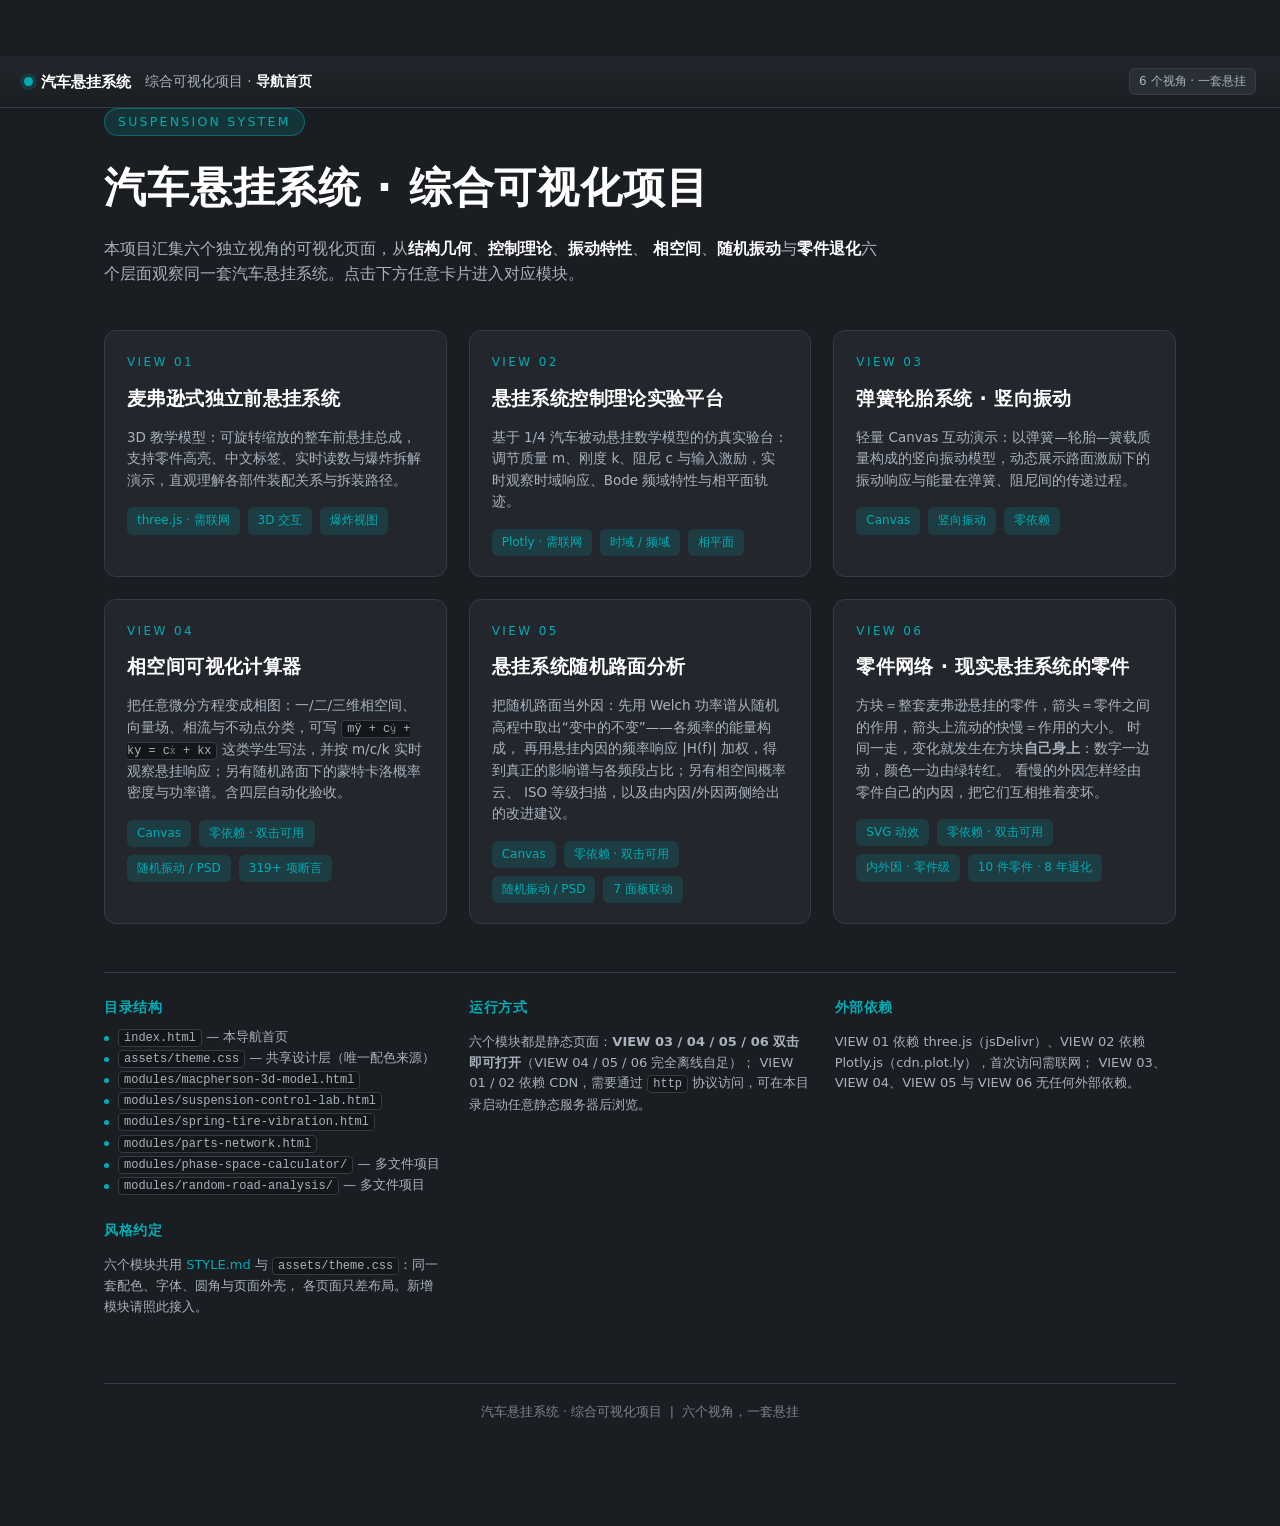
<file: index.html>
<!DOCTYPE html>
<html lang="zh-CN">
<head>
<meta charset="UTF-8">
<meta name="viewport" content="width=device-width, initial-scale=1.0">
<title>汽车悬挂系统 · 综合可视化项目</title>
<link rel="stylesheet" href="assets/theme.css">
<style>
  /* 本页只写"摆在哪里"：配色、圆角、字体、组件观感一律来自 assets/theme.css */
  body { padding: 56px 0 64px; }
  header.hero { margin-bottom: 44px; }
  header.hero h1 { font-size: clamp(28px, 4vw, 42px); margin-bottom: 12px; }
  .grid--cards { gap: 22px; }
  .card .idx { font-size: 12px; letter-spacing: .2em; color: var(--accent); margin-bottom: 10px; }
  .card .tags { margin-top: 16px; }
  .notes code { font-size: 12px; }
</style>
</head>
<body>
<header class="sitebar">
  <a class="brand" href="index.html">汽车悬挂系统</a>
  <span class="crumb">综合可视化项目 · <b>导航首页</b></span>
  <span class="spacer"></span>
  <span class="tag tag--ghost">6 个视角 · 一套悬挂</span>
</header>

<div class="wrap">
  <header class="hero">
    <span class="eyebrow">SUSPENSION SYSTEM</span>
    <h1>汽车悬挂系统 · 综合可视化项目</h1>
    <p class="lede">
      本项目汇集六个独立视角的可视化页面，从<strong>结构几何</strong>、<strong>控制理论</strong>、<strong>振动特性</strong>、
      <strong>相空间</strong>、<strong>随机振动</strong>与<strong>零件退化</strong>六个层面观察同一套汽车悬挂系统。点击下方任意卡片进入对应模块。
    </p>
  </header>

  <div class="grid grid--cards">

    <a class="card" href="modules/macpherson-3d-model.html">
      <div class="idx">VIEW 01</div>
      <h2>麦弗逊式独立前悬挂系统</h2>
      <p>3D 教学模型：可旋转缩放的整车前悬挂总成，支持零件高亮、中文标签、实时读数与爆炸拆解演示，直观理解各部件装配关系与拆装路径。</p>
      <div class="tags">
        <span class="tag">three.js · 需联网</span>
        <span class="tag">3D 交互</span>
        <span class="tag">爆炸视图</span>
      </div>
    </a>

    <a class="card" href="modules/suspension-control-lab.html">
      <div class="idx">VIEW 02</div>
      <h2>悬挂系统控制理论实验平台</h2>
      <p>基于 1/4 汽车被动悬挂数学模型的仿真实验台：调节质量 m、刚度 k、阻尼 c 与输入激励，实时观察时域响应、Bode 频域特性与相平面轨迹。</p>
      <div class="tags">
        <span class="tag">Plotly · 需联网</span>
        <span class="tag">时域 / 频域</span>
        <span class="tag">相平面</span>
      </div>
    </a>

    <a class="card" href="modules/spring-tire-vibration.html">
      <div class="idx">VIEW 03</div>
      <h2>弹簧轮胎系统 · 竖向振动</h2>
      <p>轻量 Canvas 互动演示：以弹簧—轮胎—簧载质量构成的竖向振动模型，动态展示路面激励下的振动响应与能量在弹簧、阻尼间的传递过程。</p>
      <div class="tags">
        <span class="tag">Canvas</span>
        <span class="tag">竖向振动</span>
        <span class="tag">零依赖</span>
      </div>
    </a>

    <a class="card" href="modules/phase-space-calculator/index.html">
      <div class="idx">VIEW 04</div>
      <h2>相空间可视化计算器</h2>
      <p>把任意微分方程变成相图：一/二/三维相空间、向量场、相流与不动点分类，可写 <code>mÿ + cẏ + ky = cẋ + kx</code>
         这类学生写法，并按 m/c/k 实时观察悬挂响应；另有随机路面下的蒙特卡洛概率密度与功率谱。含四层自动化验收。</p>
      <div class="tags">
        <span class="tag">Canvas</span>
        <span class="tag">零依赖 · 双击可用</span>
        <span class="tag">随机振动 / PSD</span>
        <span class="tag">319+ 项断言</span>
      </div>
    </a>

    <a class="card" href="modules/random-road-analysis/index.html">
      <div class="idx">VIEW 05</div>
      <h2>悬挂系统随机路面分析</h2>
      <p>把随机路面当外因：先用 Welch 功率谱从随机高程中取出“变中的不变”——各频率的能量构成，
         再用悬挂内因的频率响应 |H(f)| 加权，得到真正的影响谱与各频段占比；另有相空间概率云、
         ISO 等级扫描，以及由内因/外因两侧给出的改进建议。</p>
      <div class="tags">
        <span class="tag">Canvas</span>
        <span class="tag">零依赖 · 双击可用</span>
        <span class="tag">随机振动 / PSD</span>
        <span class="tag">7 面板联动</span>
      </div>
    </a>

    <a class="card" href="modules/parts-network.html">
      <div class="idx">VIEW 06</div>
      <h2>零件网络 · 现实悬挂系统的零件</h2>
      <p>方块＝整套麦弗逊悬挂的零件，箭头＝零件之间的作用，箭头上流动的快慢＝作用的大小。
         时间一走，变化就发生在方块<strong>自己身上</strong>：数字一边动，颜色一边由绿转红。
         看慢的外因怎样经由零件自己的内因，把它们互相推着变坏。</p>
      <div class="tags">
        <span class="tag">SVG 动效</span>
        <span class="tag">零依赖 · 双击可用</span>
        <span class="tag">内外因 · 零件级</span>
        <span class="tag">10 件零件 · 8 年退化</span>
      </div>
    </a>

  </div>

  <section class="notes">
    <div>
      <h3>目录结构</h3>
      <ul>
        <li><code>index.html</code> — 本导航首页</li>
        <li><code>assets/theme.css</code> — 共享设计层（唯一配色来源）</li>
        <li><code>modules/macpherson-3d-model.html</code></li>
        <li><code>modules/suspension-control-lab.html</code></li>
        <li><code>modules/spring-tire-vibration.html</code></li>
        <li><code>modules/parts-network.html</code></li>
        <li><code>modules/phase-space-calculator/</code> — 多文件项目</li>
        <li><code>modules/random-road-analysis/</code> — 多文件项目</li>
      </ul>
    </div>
    <div>
      <h3>运行方式</h3>
      <p>六个模块都是静态页面：<strong>VIEW 03 / 04 / 05 / 06 双击即可打开</strong>（VIEW 04 / 05 / 06 完全离线自足）；
      VIEW 01 / 02 依赖 CDN，需要通过 <code>http</code> 协议访问，可在本目录启动任意静态服务器后浏览。</p>
    </div>
    <div>
      <h3>外部依赖</h3>
      <p>VIEW 01 依赖 three.js（jsDelivr）、VIEW 02 依赖 Plotly.js（cdn.plot.ly），首次访问需联网；
      VIEW 03、VIEW 04、VIEW 05 与 VIEW 06 无任何外部依赖。</p>
    </div>
    <div>
      <h3>风格约定</h3>
      <p>六个模块共用 <a href="STYLE.md">STYLE.md</a> 与 <code>assets/theme.css</code>：同一套配色、字体、圆角与页面外壳，
      各页面只差布局。新增模块请照此接入。</p>
    </div>
  </section>

  <footer class="site-foot">汽车悬挂系统 · 综合可视化项目 &nbsp;|&nbsp; 六个视角，一套悬挂</footer>
</div>
</body>
</html>
</file>
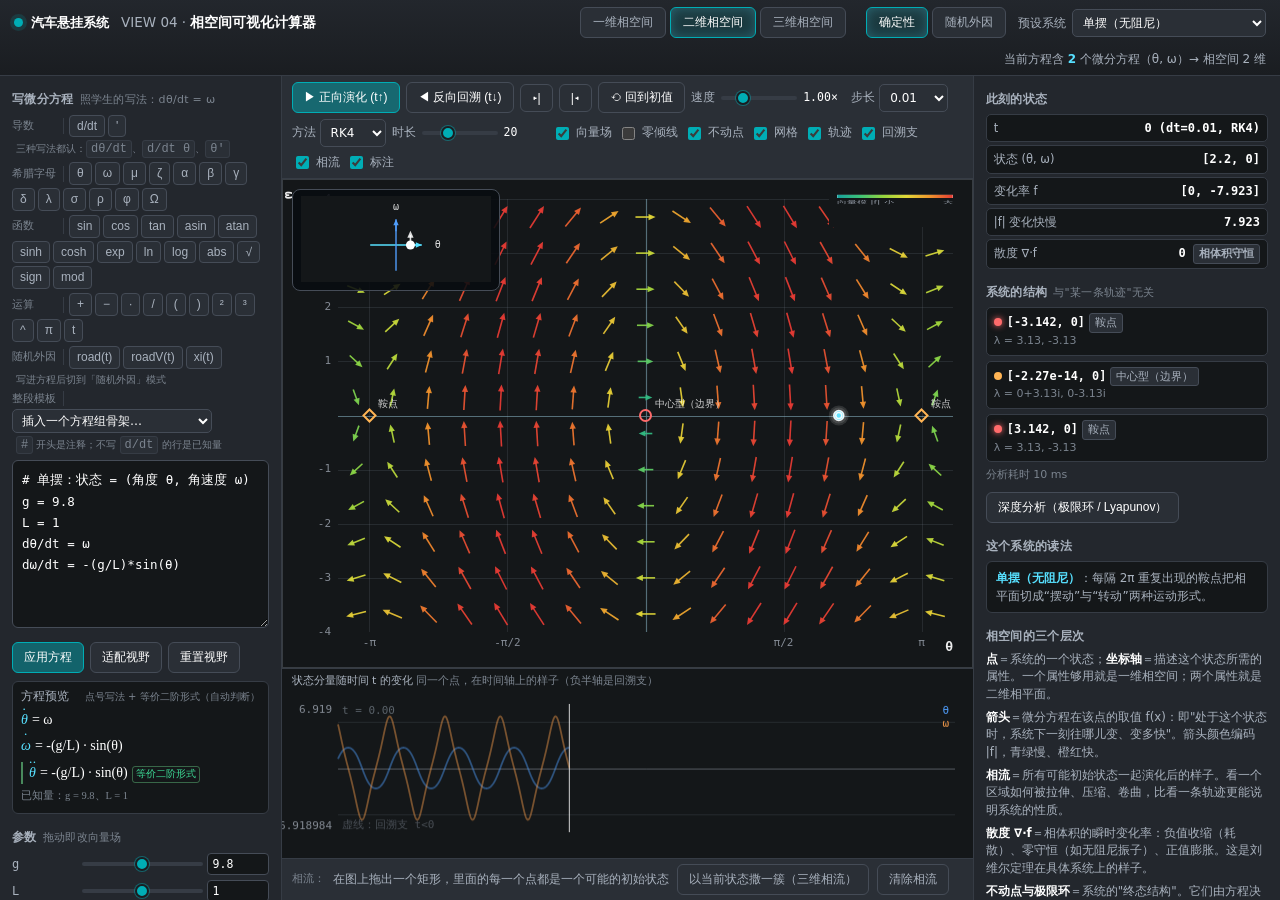
<file: modules/phase-space-calculator/index.html>
<!DOCTYPE html>
<html lang="zh-CN">
<head>
<meta charset="utf-8">
<meta name="viewport" content="width=device-width, initial-scale=1">
<title>相空间可视化计算器 · 汽车悬挂系统可视化项目</title>
<link rel="stylesheet" href="../../assets/theme.css">
<link rel="stylesheet" href="styles.css">
</head>
<body data-shell="app">
<div id="fatal"></div>

<header id="topbar" class="sitebar">
  <a class="brand" href="../../index.html" title="回到导航页">汽车悬挂系统</a>
  <span class="crumb">VIEW 04 · <b>相空间可视化计算器</b></span>
  <span class="spacer"></span>
  <div class="dims" id="dimTabs">
    <button data-dim="1">一维相空间</button>
    <button data-dim="2">二维相空间</button>
    <button data-dim="3">三维相空间</button>
  </div>

  <div class="dims modes">
    <button id="modeDet" class="active" title="外因确定：一个状态点只有一条轨迹">确定性</button>
    <button id="modeRandom" title="外因随机：同一个状态点重复演化，看它停留的概率分布">随机外因</button>
  </div>

  <label class="sel">
    <span>预设系统</span>
    <select id="presetSelect"></select>
  </label>
  <div class="dimnote" id="dimNote"></div>
</header>

<main>
  <!-- ------------------------------------------------ 左：方程 -->
  <aside id="left">
    <h2>写微分方程 <span class="hint">照学生的写法：dθ/dt = ω</span></h2>

    <!-- 书写工具：分组符号盘 + 模板。目的是"用鼠标就能把一个方程写完整" -->
    <div class="palette">
      <div class="palgroup">
        <span class="pallabel">导数</span>
        <button class="sym" data-ins="d/dt " title="对时间求导（可写 dθ/dt 或 d/dt θ）">d/dt</button>
        <button class="sym" data-ins="'" title="撇号写法（等价于 d/dt）">&#39;</button>
        <span class="palhint">三种写法都认：<code>dθ/dt</code>、<code>d/dt θ</code>、<code>θ'</code></span>
      </div>
      <div class="palgroup">
        <span class="pallabel">希腊字母</span>
        <button class="sym" data-ins="θ">θ</button>
        <button class="sym" data-ins="ω">ω</button>
        <button class="sym" data-ins="μ">μ</button>
        <button class="sym" data-ins="ζ">ζ</button>
        <button class="sym" data-ins="α">α</button>
        <button class="sym" data-ins="β">β</button>
        <button class="sym" data-ins="γ">γ</button>
        <button class="sym" data-ins="δ">δ</button>
        <button class="sym" data-ins="λ">λ</button>
        <button class="sym" data-ins="σ">σ</button>
        <button class="sym" data-ins="ρ">ρ</button>
        <button class="sym" data-ins="φ">φ</button>
        <button class="sym" data-ins="Ω">Ω</button>
      </div>
      <div class="palgroup">
        <span class="pallabel">函数</span>
        <button class="sym" data-ins="sin(">sin</button>
        <button class="sym" data-ins="cos(">cos</button>
        <button class="sym" data-ins="tan(">tan</button>
        <button class="sym" data-ins="asin(">asin</button>
        <button class="sym" data-ins="atan(">atan</button>
        <button class="sym" data-ins="sinh(">sinh</button>
        <button class="sym" data-ins="cosh(">cosh</button>
        <button class="sym" data-ins="exp(">exp</button>
        <button class="sym" data-ins="ln(">ln</button>
        <button class="sym" data-ins="log(">log</button>
        <button class="sym" data-ins="abs(">abs</button>
        <button class="sym" data-ins="sqrt(">√</button>
        <button class="sym" data-ins="sign(">sign</button>
        <button class="sym" data-ins="mod(">mod</button>
      </div>
      <div class="palgroup">
        <span class="pallabel">运算</span>
        <button class="sym" data-ins="+">+</button>
        <button class="sym" data-ins="-">−</button>
        <button class="sym" data-ins="*">·</button>
        <button class="sym" data-ins="/">/</button>
        <button class="sym" data-ins="(">(</button>
        <button class="sym" data-ins=")">)</button>
        <button class="sym" data-ins="^2">²</button>
        <button class="sym" data-ins="^3">³</button>
        <button class="sym" data-ins="^">^</button>
        <button class="sym" data-ins="pi" title="圆周率">π</button>
        <button class="sym" data-ins="t" title="自变量（用了它就不是自治系统）">t</button>
      </div>
      <div class="palgroup">
        <span class="pallabel">随机外因</span>
        <button class="sym" data-ins="road(t)" title="路面位移（随机过程的一次实现）">road(t)</button>
        <button class="sym" data-ins="roadV(t)" title="路面速度">roadV(t)</button>
        <button class="sym" data-ins="xi(t)" title="一般随机输入">xi(t)</button>
        <span class="palhint">写进方程后切到「随机外因」模式</span>
      </div>
      <div class="palgroup">
        <span class="pallabel">整段模板</span>
        <select id="tplSelect" class="tpl">
          <option value="">插入一个方程组骨架…</option>
          <option value="decay">一维指数衰减</option>
          <option value="logistic">逻辑斯谛增长</option>
          <option value="cusp">双稳态（三个不动点）</option>
          <option value="osc">简谐振子（中心）</option>
          <option value="pendulum">单摆</option>
          <option value="damped">阻尼单摆（焦点）</option>
          <option value="vdp">范德波尔（极限环）</option>
          <option value="lv">捕食—被捕食</option>
          <option value="susp">随机路面下的悬挂（随机模式）</option>
          <option value="lorenz">洛伦兹吸引子（三维）</option>
        </select>
        <span class="palhint"><code>#</code> 开头是注释；不写 <code>d/dt</code> 的行是已知量</span>
      </div>
    </div>

    <textarea id="editor" spellcheck="false" autocomplete="off"
      placeholder="# 每行一个式子：&#10;g = 9.8            ← 不带 d/dt 的行是已知量（参数）&#10;dθ/dt = ω          ← 带 d/dt 的行是微分方程&#10;dω/dt = -(g/L)·sin(θ)&#10;&#10;# 几个状态变量，就是几维相空间"></textarea>
    <div id="errors" class="errors"></div>
    <div class="btnrow">
      <button id="applyBtn" class="primary" title="Ctrl+Enter">应用方程</button>
      <button id="btnFit">适配视野</button>
      <button id="btnResetView">重置视野</button>
    </div>

    <!-- 方程预览：把刚写的方程排版成学生手写的样子（放在左栏里，不再浮在图上挡图） -->
    <div class="eqpreview">
      <div class="eqhead"><span class="eqtitle">方程预览</span>
        <span class="palhint">点号写法 + 等价二阶形式（自动判断）</span>
      </div>
      <div id="insetEq"></div>
    </div>

    <!-- 随机外因模式的控制面板（只在随机模式下显示） -->
    <div id="mcPanel" class="mcpanel">
      <h2>随机外因 <span class="hint">外因不是一条确定的曲线，而是一族</span></h2>
      <div class="prow"><label>谱形</label>
        <select id="randKind" class="wide">
          <option value="band" selected>带限白噪声</option>
          <option value="kanai">Kanai–Tajimi 路面谱</option>
          <option value="white">宽带白噪声</option>
        </select>
      </div>
      <div class="prow"><label>强度 S₀</label>
        <input type="range" id="randIntensity" min="0.001" max="0.2" step="0.001" value="0.02">
        <span class="val" id="randIntensityVal">0.02</span>
      </div>
      <div class="prow"><label>频带</label>
        <input type="range" id="randWMin" min="0.1" max="10" step="0.1" value="0.5">
        <input type="range" id="randWMax" min="2" max="60" step="1" value="20">
      </div>
      <div class="prow"><label></label><span class="val" id="randBandVal">0.5–20</span><span class="hint">rad/s</span></div>
      <div class="prow"><label>谐波数</label>
        <input type="range" id="randComponents" min="8" max="200" step="8" value="64">
        <span class="val" id="randCompVal">64</span>
      </div>
      <div class="prow"><label>重复次数</label>
        <input type="range" id="mcRuns" min="10" max="400" step="10" value="100">
        <span class="val" id="mcRunsVal">100</span>
      </div>
      <div class="prow"><label>每次时长</label>
        <input type="range" id="mcTMax" min="5" max="60" step="5" value="20">
        <span class="val" id="mcTMaxVal">20</span>
      </div>
      <div class="prow"><label>随机种子</label>
        <input type="number" id="mcSeed" value="20260923">
        <button id="btnMcSeed" class="ghost" title="换一个种子并重跑">换一批</button>
      </div>
      <div class="btnrow">
        <button id="btnMC" class="primary">开始模拟（N 次）</button>
      </div>
      <label class="mini chk"><input type="checkbox" id="mcPathsOnly">只画路径（不画概率云）</label>
      <div id="mcNote" class="mcnote">在相空间里标一个点，然后点“开始模拟”：这个点会在随机外因下重复走 N 次。</div>
    </div>

    <h2>参数 <span class="hint">拖动即改向量场</span></h2>
    <div id="params" class="params"></div>

    <h2>初始状态（相空间中的那个点）</h2>
    <div id="initBox" class="params"></div>

    <!-- 三维相流工具（只在三维模式下出现：二维视图里它没有意义） -->
    <div id="flow3dPanel" class="mcpanel">
      <h2>三维相流工具 <span class="hint">框一团状态，看它被拉成什么形状</span></h2>
      <div class="prow"><label>半宽</label>
        <input type="range" id="flow3dHF" min="0.03" max="0.6" step="0.01" value="0.18">
        <span class="val" id="flow3dHFVal">18%</span>
      </div>
      <div class="prow"><label>每轴点数</label>
        <input type="range" id="flow3dN" min="3" max="6" step="1" value="4">
        <span class="val" id="flow3dNVal">4³ = 64</span>
      </div>
      <label class="mini chk"><input type="checkbox" id="flow3dCenter" checked>以当前状态为中心</label>
      <div class="btnrow">
        <button id="btn3DFlow">建立三维相流云</button>
        <button id="btn3DClear" class="ghost">清除</button>
      </div>
    </div>

    <h2>怎么用</h2>
    <ul class="help">
      <li><b>单击图</b>：在这个位置放置一个状态点（它随即带着这个状态演化）</li>
      <li><b>拖出矩形</b>：框选一片状态区域 —— 里面每个点都是一条轨迹（相流）</li>
      <li><b>Shift+拖动</b>（或中键拖动）：平移视野 —— 三个维度都一样管用</li>
      <li><b>滚轮</b>：以光标为中心缩放（一维相线也支持）&nbsp;·&nbsp; <b>双击</b>：重置视野</li>
      <li><b>三维</b>：直接拖动旋转、滚轮缩放、单击在与当前状态等深的平面上放点；
        左侧「三维相流工具」可以框一团状态，看它被相流拉成什么形状</li>
      <li><b>方程写法</b>：<code>dθ/dt = ω</code>、<code>d/dt θ = ω</code>、<code>θ̇ = ω</code> 都认；
        乘号写 <code>*</code> 或 <code>·</code> 都行；以 <code>#</code> 开头的行是注释</li>
      <li><b>随机外因</b>：把 <code>road(t)</code>（路面位移）、<code>roadV(t)</code>（路面速度）、
        <code>xi(t)</code> 写进方程，切到「随机外因」模式，就能重复跑 N 次看概率分布与频谱</li>
    </ul>
  </aside>

  <!-- ------------------------------------------------ 中：相空间 -->
  <section id="center">
    <div id="playbar">
      <button id="btnPlayF" class="primary">▶ 正向演化 (t↑)</button>
      <button id="btnPlayB">◀ 反向回溯 (t↓)</button>
      <button id="btnStepF" title="前进一个采样步">▸|</button>
      <button id="btnStepB" title="后退一个采样步">|◂</button>
      <button id="btnStop">⟲ 回到初值</button>
      <label class="mini">速度 <input type="range" id="speed" min="0.05" max="4" step="0.05" value="1"><span id="speedVal">1.00×</span></label>
      <label class="mini">步长 <select id="dtSel">
        <option value="0.05">0.05</option>
        <option value="0.02">0.02</option>
        <option value="0.01" selected>0.01</option>
        <option value="0.005">0.005</option>
        <option value="0.002">0.002</option>
      </select></label>
      <label class="mini">方法 <select id="methodSel">
        <option value="rk4" selected>RK4</option>
        <option value="heun">Heun</option>
        <option value="euler">Euler</option>
      </select></label>
      <label class="mini">时长 <input type="range" id="horizon" min="2" max="60" step="1" value="20"><span id="horizonVal">20</span></label>
      <label class="mini chk"><input type="checkbox" id="tgField" checked>向量场</label>
      <label class="mini chk"><input type="checkbox" id="tgNull">零倾线</label>
      <label class="mini chk"><input type="checkbox" id="tgEq" checked>不动点</label>
      <label class="mini chk"><input type="checkbox" id="tgGrid" checked>网格</label>
      <label class="mini chk"><input type="checkbox" id="tgTrail" checked>轨迹</label>
      <label class="mini chk"><input type="checkbox" id="tgBack" checked>回溯支</label>
      <label class="mini chk"><input type="checkbox" id="tgFlow" checked>相流</label>
      <label class="mini chk"><input type="checkbox" id="tgLabels" checked>标注</label>
    </div>

    <div id="stage">
      <canvas id="view"></canvas>
      <div id="inset">
        <canvas id="schematic"></canvas>
      </div>
      <canvas id="legend"></canvas>
    </div>

    <div id="bottomPlots">
      <div id="seriesWrap">
        <div class="seriesTitle">状态分量随时间 t 的变化 <span class="hint">同一个点，在时间轴上的样子（负半轴是回溯支）</span></div>
        <canvas id="series"></canvas>
      </div>
      <div id="psdWrap">
        <div class="seriesTitle">功率谱密度 <span class="hint">细线 = 输入谱，粗线 = 响应谱</span></div>
        <canvas id="psd"></canvas>
      </div>
    </div>

    <div id="flowbar">
      <span class="hint">相流：</span><span id="flowNote">在图上拖出一个矩形，里面的每一个点都是一个可能的初始状态</span>
      <button id="btnSeed3D" class="ghost">以当前状态撒一簇（三维相流）</button>
      <button id="btnClearFlow" class="ghost">清除相流</button>
    </div>
  </section>

  <!-- ------------------------------------------------ 右：读数与结构 -->
  <aside id="right">
    <h2>此刻的状态</h2>
    <div id="readout" class="readout"></div>

    <h2>系统的结构 <span class="hint">与"某一条轨迹"无关</span></h2>
    <div id="structure" class="structure"></div>
    <div class="btnrow"><button id="btnAnalyze">深度分析（极限环 / Lyapunov）</button></div>
    <div id="dynamics" class="readout"></div>

    <h2>这个系统的读法</h2>
    <div id="note" class="note"></div>

    <h2>相空间的三个层次</h2>
    <div class="legendText">
      <p><b>点</b>＝系统的一个状态；<b>坐标轴</b>＝描述这个状态所需的属性。一个属性够用就是一维相空间；两个属性就是二维相平面。</p>
      <p><b>箭头</b>＝微分方程在该点的取值 f(x)：即"处于这个状态时，系统下一刻往哪儿变、变多快"。箭头颜色编码 |f|，青绿慢、橙红快。</p>
      <p><b>相流</b>＝所有可能初始状态一起演化后的样子。看一个区域如何被拉伸、压缩、卷曲，比看一条轨迹更能说明系统的性质。</p>
      <p><b>散度 ∇·f</b>＝相体积的瞬时变化率：负值收缩（耗散）、零守恒（如无阻尼振子）、正值膨胀。这是刘维尔定理在具体系统上的样子。</p>
      <p><b>不动点与极限环</b>＝系统的"终态结构"。它们由方程决定，不由你的初始状态决定——初始状态只决定你最终落进哪一个。</p>
    </div>
  </aside>
</main>

<script src="src/expr.js"></script>
<script src="src/core.js"></script>
<script src="src/random.js"></script>
<script src="src/presets.js"></script>
<script src="src/render.js"></script>
<script src="src/app.js"></script>
<script>
  // 只在被要求时加载自检脚本：正常使用时它是零成本
  if (/selftest/.test(location.search)) {
    var s = document.createElement('script');
    s.src = 'tests/browser-selftest.js';
    document.body.appendChild(s);
  }
</script>
</body>
</html>
</file>
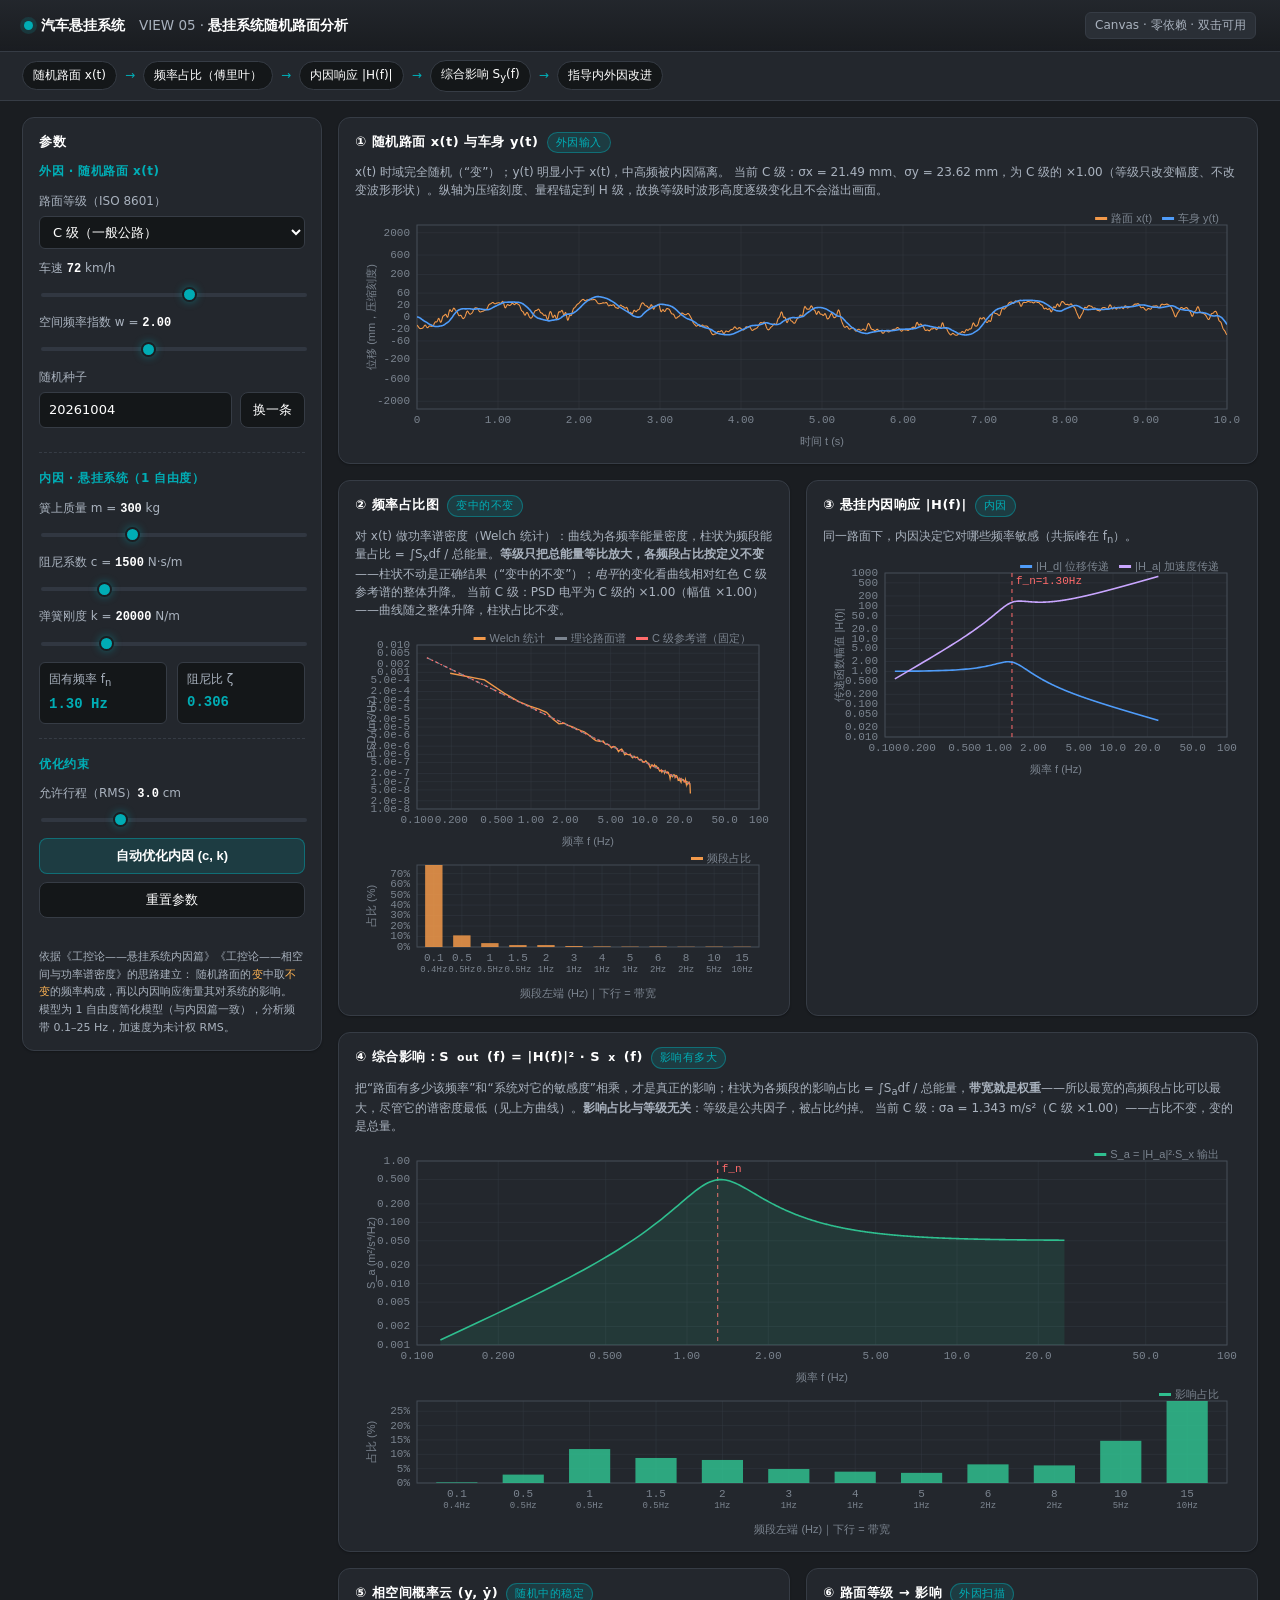
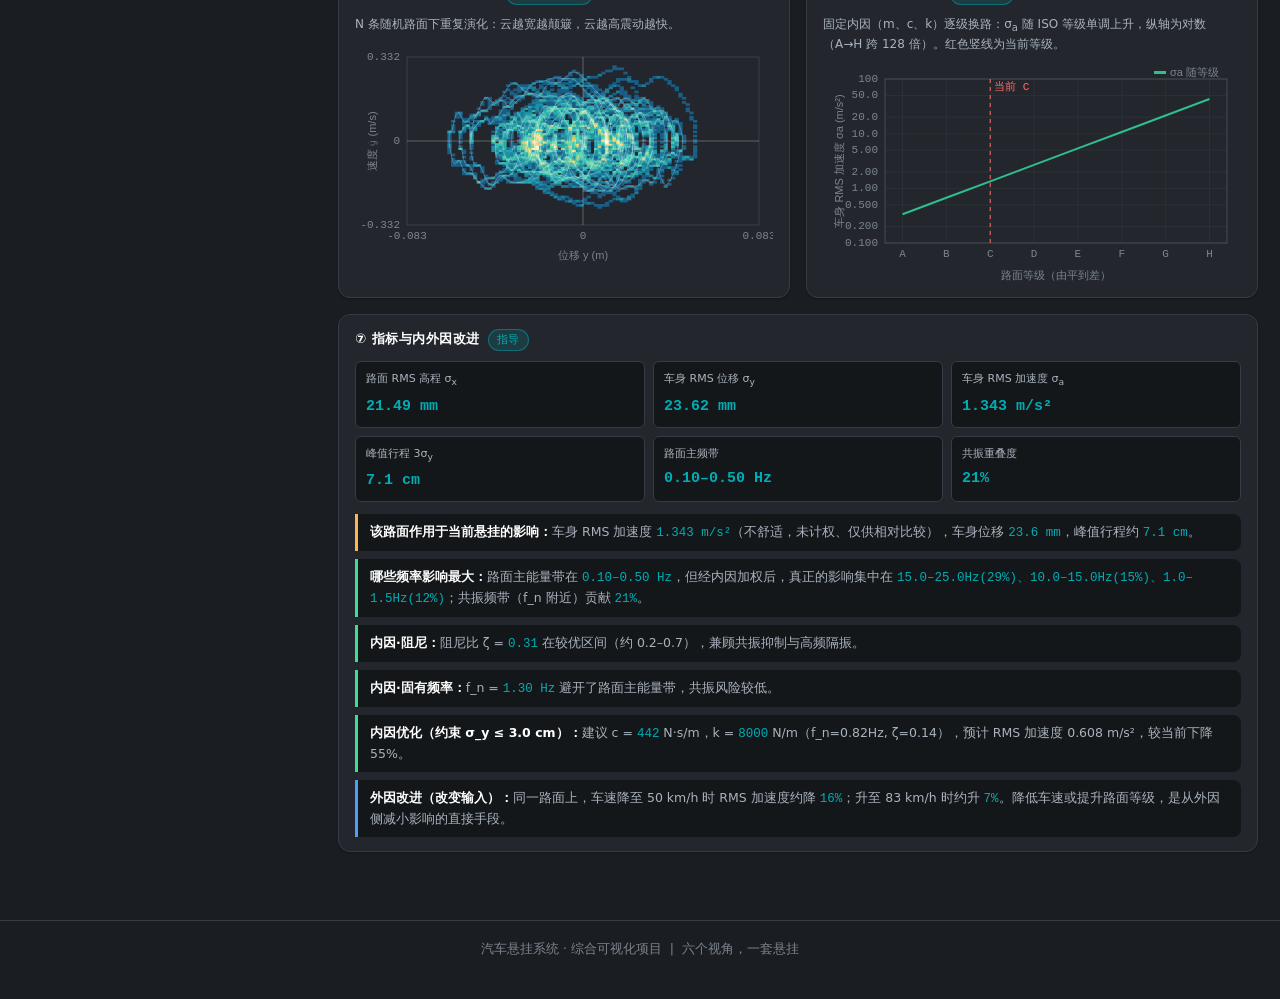
<file: modules/random-road-analysis/index.html>
<!DOCTYPE html>
<html lang="zh-CN">
<head>
<meta charset="utf-8" />
<meta name="viewport" content="width=device-width, initial-scale=1" />
<title>悬挂系统随机路面分析 · 互动可视化 · 汽车悬挂系统可视化项目</title>
<link rel="stylesheet" href="../../assets/theme.css" />
<link rel="stylesheet" href="styles.css" />
</head>
<body>
<div class="app">

  <header class="sitebar topbar">
    <a class="brand" href="../../index.html" title="回到导航页">汽车悬挂系统</a>
    <span class="crumb">VIEW 05 · <b>悬挂系统随机路面分析</b></span>
    <span class="spacer"></span>
    <span class="tag tag--ghost">Canvas · 零依赖 · 双击可用</span>
  </header>

  <div class="chainbar">
    <div class="chain">
      <span class="step">随机路面 x(t)</span>
      <i>→</i>
      <span class="step">频率占比（傅里叶）</span>
      <i>→</i>
      <span class="step">内因响应 |H(f)|</span>
      <i>→</i>
      <span class="step">综合影响 S<sub>y</sub>(f)</span>
      <i>→</i>
      <span class="step">指导内外因改进</span>
    </div>
  </div>

  <div class="body">

    <aside class="panel controls">
      <h2 class="panel-title">参数</h2>

      <div class="ctl-group">
        <h3>外因 · 随机路面 x(t)</h3>
        <label><span>路面等级（ISO 8601）</span>
          <select id="selClass">
            <option value="A">A 级（高速 / 很平）</option>
            <option value="B">B 级（平整）</option>
            <option value="C" selected>C 级（一般公路）</option>
            <option value="D">D 级（较差）</option>
            <option value="E">E 级（很差）</option>
            <option value="F">F 级（越野）</option>
            <option value="G">G 级（极差）</option>
            <option value="H">H 级（极限）</option>
          </select>
        </label>
        <label><span>车速 <b id="valSpeed">72</b> km/h</span>
          <input type="range" id="rngSpeed" min="10" max="120" step="1" value="72" />
        </label>
        <label><span>空间频率指数 w = <b id="valW">2.00</b></span>
          <input type="range" id="rngW" min="1.6" max="2.6" step="0.05" value="2" />
        </label>
        <label><span>随机种子</span>
          <div class="seedline">
            <input type="number" id="inpSeed" value="20261004" />
            <button id="btnSeed" class="mini" title="换一条随机路面">换一条</button>
          </div>
        </label>
      </div>

      <div class="ctl-group">
        <h3>内因 · 悬挂系统（1 自由度）</h3>
        <label><span>簧上质量 m = <b id="valM">300</b> kg</span>
          <input type="range" id="rngM" min="150" max="600" step="5" value="300" />
        </label>
        <label><span>阻尼系数 c = <b id="valC">1500</b> N·s/m</span>
          <input type="range" id="rngC" min="200" max="6000" step="20" value="1500" />
        </label>
        <label><span>弹簧刚度 k = <b id="valK">20000</b> N/m</span>
          <input type="range" id="rngK" min="8000" max="60000" step="250" value="20000" />
        </label>
        <div class="derived">
          <div>固有频率 f<sub>n</sub> <b id="outFn">–</b></div>
          <div>阻尼比 ζ <b id="outZeta">–</b></div>
        </div>
      </div>

      <div class="ctl-group">
        <h3>优化约束</h3>
        <label><span>允许行程（RMS）<b id="valTravel">3.0</b> cm</span>
          <input type="range" id="rngTravel" min="1" max="8" step="0.5" value="3" />
        </label>
        <button id="btnOptimize" class="primary">自动优化内因 (c, k)</button>
        <button id="btnReset" class="ghost">重置参数</button>
      </div>

      <p class="note">
        依据《工控论——悬挂系统内因篇》《工控论——相空间与功率谱密度》的思路建立：
        随机路面的<em>变</em>中取<em>不变</em>的频率构成，再以内因响应衡量其对系统的影响。
        模型为 1 自由度简化模型（与内因篇一致），分析频带 0.1–25 Hz，加速度为未计权 RMS。
      </p>
    </aside>

    <main class="panels">

      <section class="panel span-2">
        <h2 class="panel-title">① 随机路面 x(t) 与车身 y(t) <span class="tag">外因输入</span></h2>
        <p class="cap">x(t) 时域完全随机（“变”）；y(t) 明显小于 x(t)，中高频被内因隔离。<span id="capRatio"></span></p>
        <canvas id="cvRoad" class="chart tall"></canvas>
      </section>

      <section class="panel">
        <h2 class="panel-title">② 频率占比图 <span class="tag">变中的不变</span></h2>
        <p class="cap">对 x(t) 做功率谱密度（Welch 统计）：曲线为各频率能量密度，柱状为频段能量占比 = ∫S<sub>x</sub>df / 总能量。<b>等级只把总能量等比放大，各频段占比按定义不变</b>——柱状不动是正确结果（“变中的不变”）；<em>电平</em>的变化看曲线相对红色 C 级参考谱的整体升降。<span id="capPsd"></span></p>
        <canvas id="cvPSD" class="chart"></canvas>
        <canvas id="cvPSDBars" class="chart short"></canvas>
      </section>

      <section class="panel">
        <h2 class="panel-title">③ 悬挂内因响应 |H(f)| <span class="tag">内因</span></h2>
        <p class="cap">同一路面下，内因决定它对哪些频率敏感（共振峰在 f<sub>n</sub>）。</p>
        <canvas id="cvH" class="chart"></canvas>
      </section>

      <section class="panel span-2">
        <h2 class="panel-title">④ 综合影响：S<sub>out</sub>(f) = |H(f)|² · S<sub>x</sub>(f) <span class="tag">影响有多大</span></h2>
        <p class="cap">把“路面有多少该频率”和“系统对它的敏感度”相乘，才是真正的影响；柱状为各频段的影响占比 = ∫S<sub>a</sub>df / 总能量，<b>带宽就是权重</b>——所以最宽的高频段占比可以最大，尽管它的谱密度最低（见上方曲线）。<b>影响占比与等级无关</b>：等级是公共因子，被占比约掉。<span id="capOut"></span></p>
        <canvas id="cvOut" class="chart tall"></canvas>
        <canvas id="cvOutBars" class="chart short"></canvas>
      </section>

      <section class="panel">
        <h2 class="panel-title">⑤ 相空间概率云 (y, ẏ) <span class="tag">随机中的稳定</span></h2>
        <p class="cap">N 条随机路面下重复演化：云越宽越颠簸，云越高震动越快。</p>
        <canvas id="cvPhase" class="chart"></canvas>
      </section>

      <section class="panel">
        <h2 class="panel-title">⑥ 路面等级 → 影响 <span class="tag">外因扫描</span></h2>
        <p class="cap">固定内因（m、c、k）逐级换路：σ<sub>a</sub> 随 ISO 等级单调上升，纵轴为对数（A→H 跨 128 倍）。红色竖线为当前等级。</p>
        <canvas id="cvClasses" class="chart"></canvas>
      </section>

      <section class="panel span-2">
        <h2 class="panel-title">⑦ 指标与内外因改进 <span class="tag">指导</span></h2>
        <div class="metrics">
          <div class="metric"><span>路面 RMS 高程 σ<sub>x</sub></span><b id="mSigmaX">–</b></div>
          <div class="metric"><span>车身 RMS 位移 σ<sub>y</sub></span><b id="mSigmaY">–</b></div>
          <div class="metric"><span>车身 RMS 加速度 σ<sub>a</sub></span><b id="mSigmaA">–</b></div>
          <div class="metric"><span>峰值行程 3σ<sub>y</sub></span><b id="mTravel">–</b></div>
          <div class="metric"><span>路面主频带</span><b id="mDomBand">–</b></div>
          <div class="metric"><span>共振重叠度</span><b id="mReso">–</b></div>
        </div>
        <div id="advice" class="advice"></div>
      </section>

    </main>
  </div>

  <footer class="site-foot">汽车悬挂系统 · 综合可视化项目 &nbsp;|&nbsp; 六个视角，一套悬挂</footer>
</div>

<script src="src/fft.js"></script>
<script src="src/road.js"></script>
<script src="src/model.js"></script>
<script src="src/plot.js"></script>
<script src="src/app.js"></script>
</body>
</html>
</file>
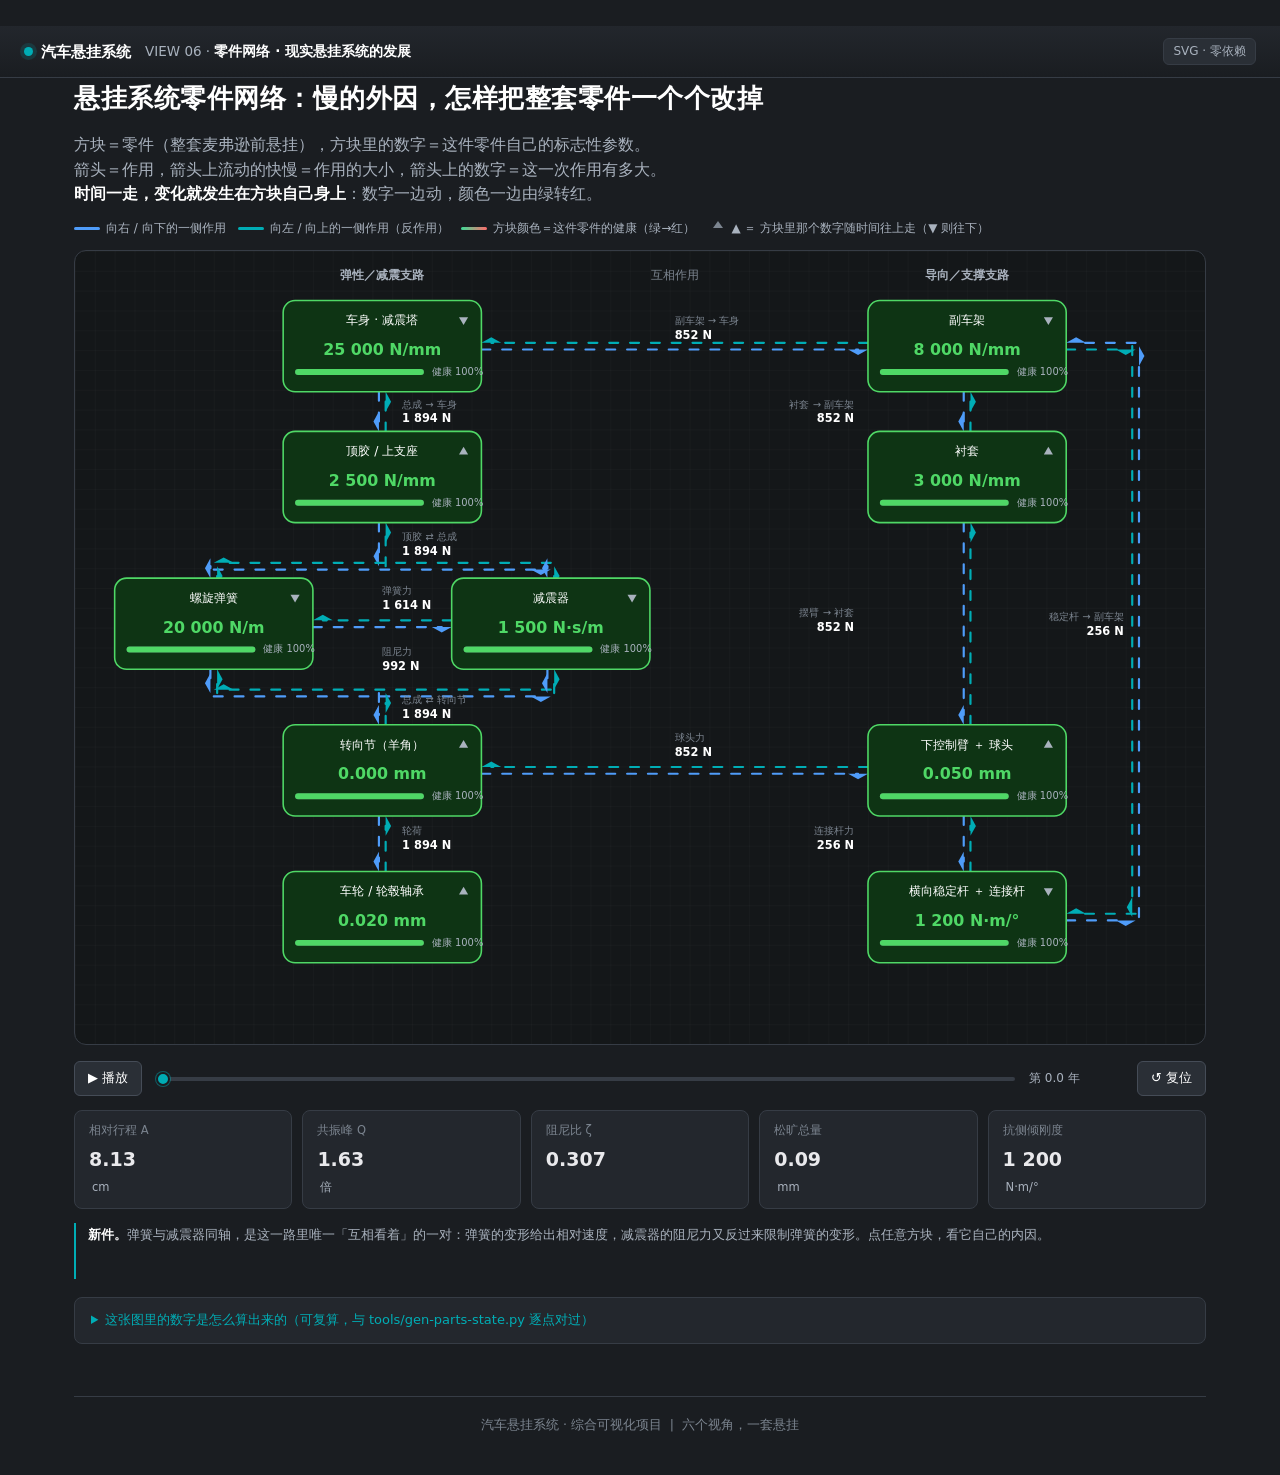
<file: modules/parts-network.html>
<!DOCTYPE html>
<html lang="zh-CN">
<head>
<meta charset="utf-8">
<meta name="viewport" content="width=device-width,initial-scale=1">
<title>零件网络 · 现实悬挂系统的发展 | 汽车悬挂系统</title>
<link rel="stylesheet" href="../assets/theme.css">
<style>
  /* 配色、字体、圆角一律来自 ../assets/theme.css（唯一的配色来源）；本页只写"摆在哪里"。 */
  body{padding:26px 0 0}
  .wrap{max-width:1180px}
  h1{font-size:clamp(20px,2.4vw,26px)}

  .lede{margin:0 0 12px}
  .legend{margin:0 0 12px}
  .legend i{display:inline-block;width:26px;height:3px;border-radius:2px;margin-right:6px;
            vertical-align:middle;background:var(--s1)}
  .legend .d2 i{background:var(--accent)}
  .legend .d3 i{background:linear-gradient(90deg,var(--ok),var(--danger))}
  .legend .d4{padding-left:24px;position:relative}
  .legend .d4 i{display:none}
  .legend .d4::before{content:"";position:absolute;left:6px;top:2px;width:0;height:0;
    border-left:5px solid transparent;border-right:5px solid transparent;
    border-bottom:7px solid var(--fg-mute)}

  svg{width:100%;height:auto;display:block;background:var(--bg-deep);
      border:1px solid var(--line);border-radius:var(--radius)}
  .flow{stroke-dasharray:9 12;stroke-linecap:round;animation:fl 1s linear infinite}
  @keyframes fl{from{stroke-dashoffset:0}to{stroke-dashoffset:-21}}
  @media (prefers-reduced-motion:reduce){ .flow{animation:none} }

  .bar{display:flex;align-items:center;gap:12px;flex-wrap:wrap;margin:16px 0 6px}
  #time{flex:1;min-width:220px}
  .tick{font-variant-numeric:tabular-nums;color:var(--fg-dim);font-size:12px;min-width:96px}

  .stats{display:grid;grid-template-columns:repeat(auto-fit,minmax(150px,1fr));gap:10px;margin:14px 0 4px}
  .stat-card{background:var(--panel);border:1px solid var(--line);
             border-radius:var(--radius-sm);padding:10px 14px}
  .stat-card .k{font-size:11.5px;color:var(--fg-mute);margin-bottom:4px}
  .stat-card .n{font-size:19px;font-weight:600;font-variant-numeric:tabular-nums}
  .stat-card .u{font-size:11.5px;color:var(--fg-dim);margin-left:3px}

  .hint{margin-top:14px;font-size:12.5px;color:var(--fg-dim);line-height:1.85;
        border-left:2px solid var(--accent);padding-left:12px;min-height:56px}
  .hint b{color:var(--fg);font-weight:600}

  details{margin-top:18px;border:1px solid var(--line);border-radius:var(--radius-sm);
          background:var(--panel);padding:12px 16px}
  summary{cursor:pointer;font-size:13px;color:var(--accent)}
  details p,details li{font-size:12.5px;color:var(--fg-dim);line-height:1.9}
  .formula{margin:10px 0;padding:10px 14px;background:var(--panel-2);border-radius:var(--radius-xs);
           font-family:var(--font-mono);font-size:12.5px;color:var(--fg);line-height:2}
  table.tb{width:100%;border-collapse:collapse;font-size:12px;margin-top:8px}
  table.tb th,table.tb td{border-bottom:1px solid var(--line);padding:5px 8px;text-align:left;
                          color:var(--fg-dim)}
  table.tb th{color:var(--fg-mute);font-weight:500}
  table.tb td.num{text-align:right;font-variant-numeric:tabular-nums;color:var(--fg)}
</style>
</head>
<body>
<header class="sitebar">
  <a class="brand" href="../index.html">汽车悬挂系统</a>
  <span class="crumb">VIEW 06 · <b>零件网络 · 现实悬挂系统的发展</b></span>
  <span class="spacer"></span>
  <span class="tag tag--ghost">SVG · 零依赖</span>
</header>

<div class="wrap">
  <h1>悬挂系统零件网络：慢的外因，怎样把整套零件一个个改掉</h1>
  <p class="lede">
    方块＝零件（整套麦弗逊前悬挂），方块里的数字＝这件零件自己的标志性参数。<br>
    箭头＝作用，箭头上流动的快慢＝作用的大小，箭头上的数字＝这一次作用有多大。<br>
    <strong>时间一走，变化就发生在方块自己身上</strong>：数字一边动，颜色一边由绿转红。
  </p>
  <div class="legend">
    <span><i></i>向右 / 向下的一侧作用</span>
    <span class="d2"><i></i>向左 / 向上的一侧作用（反作用）</span>
    <span class="d3"><i></i>方块颜色＝这件零件的健康（绿→红）</span>
    <span class="d4"><i></i>▲ ＝ 方块里那个数字随时间往上走（▼ 则往下）</span>
  </div>

  <svg id="svg" viewBox="0 0 1140 800" role="img"
       aria-label="悬挂系统零件网络：零件为方块、作用为流动箭头、时间使方块内的数字与颜色变化"></svg>

  <div class="bar">
    <button class="btn btn--primary" id="play">▶ 播放</button>
    <input id="time" type="range" min="0" max="8" step="0.05" value="0" aria-label="时间（年）">
    <span class="tick" id="tick">第 0.0 年</span>
    <button class="btn" id="reset">↺ 复位</button>
  </div>

  <div class="stats" id="stats"></div>

  <div class="hint" id="hint"></div>

  <details>
    <summary>这张图里的数字是怎么算出来的（可复算，与 tools/gen-parts-state.py 逐点对过）</summary>
    <p>四分之一车模型，只看簧上共振这个最烈工况：路面激励幅值 <code>X = 0.05 m</code>，
       作用频率取当前固有频率 <code>ωn = √(k_eff/m)</code>，簧载质量 <code>m = 300 kg</code>。</p>
    <div class="formula">
      弹簧支路等效刚度 k_eff = 1 / (1/k_弹簧 + 1/k_顶胶)<br>
      相对位移幅值 A = X·√(k_eff·m) / c　　弹簧力 Fk = k_eff·A　　阻尼力 Fc = c·ωn·A<br>
      总成合力 Fs = √(Fk² + Fc²)（＝传到车身的动态轮荷）　　每周期耗散 W = π·c·ωn·A²<br>
      下控制臂支路 F_arm = 0.45·Fs　　横向稳定杆 F_bar = 0.30·F_arm（示意的几何分担系数）
    </div>
    <p>退化就是"慢的外因经由零件自己的内因起作用"：单位时间内，零件坏多少，取决于它自己承受着多大的作用。</p>
    <div class="formula">dh/dt = −λ · (驱动 / 驱动₀)</div>
    <p>弹簧、顶胶、衬套、球头、转向节、稳定杆、副车架、车身：驱动＝<b>行程幅值 A</b>；
       减震器：驱动＝它自己<b>耗散的功率 W</b>；轮毂轴承：驱动＝<b>累计里程</b>。
       各 λ 由"8 年后的健康度"反解（迭代求得，页面自己算）。</p>
    <p><b>关键在这里</b>：A 与 W 都出现在 k_eff、c 的式子里，而 k_eff、c 又由零件决定——
       一件坏，另一件的驱动就变大，于是互相推着坏。所以年份越靠后，同样一年掉得越多。</p>
    <p>本项目的 <code>tools/gen-parts-state.py</code> 用 Python 独立算了一遍同样的式子，
       页面上这组数字与它 0–8 年逐年比对过。
       <b>数字是示意的粗糙模型，量级取自真实减震器与弹簧，不是实测值。</b></p>
    <table class="tb">
      <thead><tr><th>零件</th><th>标志性参数</th><th style="text-align:right">新件</th>
        <th style="text-align:right">8 年</th><th>为什么变</th></tr></thead>
      <tbody id="tbl"></tbody>
    </table>
  </details>

  <footer class="site-foot">汽车悬挂系统 · 综合可视化项目 &nbsp;|&nbsp; 六个视角，一套悬挂</footer>
</div>

<div id="dump" hidden></div>

<script>
(function(){
"use strict";
const NS = "http://www.w3.org/2000/svg";

/* =====================================================================
   模型（与 tools/gen-parts-state.py 同一组式子，读者可复算）
   ===================================================================== */
const M = 300, X = 0.05, T_END = 8, DT = 0.002, EVERY = 5;   // 每 5 步记一次样 = 0.01 年
const ARM_SHARE = 0.45, STAB_SHARE = 0.30;

const PARTS = [
  {k:"body",   n:"车身 · 减震塔",        q:"局部刚度", u:"N/mm",  v0:25000, v8:24700, h8:0.96, d:"A", dec:0,
   why:"车身钣金基本不参与磨损，只在长期锈蚀下略降"},
  {k:"mount",  n:"顶胶 / 上支座",        q:"等效刚度", u:"N/mm",  v0:2500,  v8:3200,  h8:0.55, d:"A", dec:0,
   why:"橡胶氧化变硬、再开裂：数字往上走，其实是变差"},
  {k:"spring", n:"螺旋弹簧",             q:"刚度 k",   u:"N/m",   v0:20000, v8:13700, h8:0.69, d:"A", dec:0,
   why:"反复压缩的应变幅值决定钢丝的疲劳速度"},
  {k:"damper", n:"减震器",               q:"阻尼 c",   u:"N·s/m", v0:1500,  v8:700,   h8:0.47, d:"W", dec:0,
   why:"它自己耗散的功率越大，油液与阀片坏得越快"},
  {k:"knuckle",n:"转向节（羊角）",        q:"定位偏差", u:"mm",    v0:0.00,  v8:0.35,  h8:0.80, d:"A", dec:3,
   why:"长期承受交变载荷与偶发撞击，几何位置慢慢走掉"},
  {k:"arm",    n:"下控制臂 ＋ 球头",      q:"球头间隙", u:"mm",    v0:0.05,  v8:0.55,  h8:0.30, d:"A", dec:3,
   why:"球头是磨损件，行程序次越多、间隙越大"},
  {k:"bush",   n:"衬套",                 q:"等效刚度", u:"N/mm",  v0:3000,  v8:3900,  h8:0.62, d:"A", dec:0,
   why:"橡胶老化：先变硬、后开裂，数字往上走"},
  {k:"bar",    n:"横向稳定杆 ＋ 连接杆",  q:"扭转刚度", u:"N·m/°", v0:1200,  v8:820,   h8:0.70, d:"A", dec:0,
   why:"连接杆球头磨损、杆身疲劳，抗侧倾能力下降"},
  {k:"sub",    n:"副车架",               q:"连接刚度", u:"N/mm",  v0:8000,  v8:6300,  h8:0.85, d:"A", dec:0,
   why:"衬套与焊点长期受载，连接的紧度慢慢松掉"},
  {k:"hub",    n:"车轮 / 轮毂轴承",       q:"轴向游隙", u:"mm",    v0:0.020, v8:0.085, h8:0.40, d:"L", dec:3,
   why:"轴承是纯里程件：跑多少路，磨多少"},
];
const P = {}; PARTS.forEach(p => { P[p.k] = p; });

const val = (p, h) => p.v0 + (p.v8 - p.v0) * (1 - h) / (1 - p.h8);

function st(h){
  const kS = val(P.spring, h.spring);
  const c  = val(P.damper, h.damper);
  const kM = val(P.mount,  h.mount) * 1000;              // N/mm -> N/m
  const k  = 1 / (1 / kS + 1 / kM);
  const wn = Math.sqrt(k / M);
  const A  = X * Math.sqrt(k * M) / c;
  const Fk = k * A, Fc = c * wn * A, Fs = Math.hypot(Fk, Fc);
  const W  = Math.PI * c * wn * A * A;
  const zeta = c / (2 * Math.sqrt(k * M));
  const gap = val(P.arm, h.arm) + 2 * val(P.hub, h.hub) + val(P.knuckle, h.knuckle);
  return {k, kS, c, wn, A, Fk, Fc, Fs, W, zeta, peak: 1 / (2 * zeta),
          Fwheel: Fs, Farm: ARM_SHARE * Fs, Fbar: STAB_SHARE * ARM_SHARE * Fs,
          gap, roll: val(P.bar, h.bar)};
}

/* 积分 + 反解 λ（λ 由"8 年健康度"迭代反解，与 Python 侧同法） */
function integrate(lam){
  const h = {}, acc = {};
  PARTS.forEach(p => { h[p.k] = 1; acc[p.k] = 0; });
  const s0 = st(h), a0 = s0.A, w0 = s0.W;
  const N = Math.round(T_END / DT);
  const samp = [{t: 0, h: Object.assign({}, h)}];
  for (let i = 1; i <= N; i++){
    const s = st(h), t = i * DT;
    for (const p of PARTS){
      const drv = p.d === "A" ? s.A / a0 : (p.d === "W" ? s.W / w0 : t / T_END);
      acc[p.k] += drv * DT;
      if (lam) h[p.k] -= lam[p.k] * drv * DT;
    }
    if (i % EVERY === 0) samp.push({t, h: Object.assign({}, h)});
  }
  return {samp, acc, h8: h};
}

const first = integrate(null);
const LAM = {};
PARTS.forEach(p => { LAM[p.k] = (1 - p.h8) / first.acc[p.k]; });
let RUN = integrate(LAM);
for (let it = 0; it < 60; it++){
  let err = 0;
  PARTS.forEach(p => { err = Math.max(err, Math.abs(RUN.h8[p.k] - p.h8)); });
  if (err < 1e-12) break;
  PARTS.forEach(p => {
    const want = 1 - p.h8, got = 1 - RUN.h8[p.k];
    if (got > 1e-15) LAM[p.k] *= want / got;
  });
  RUN = integrate(LAM);
}
const SAMP = RUN.samp;

function hAt(t){
  const u = t / (EVERY * DT);
  let j = Math.floor(u + 1e-9);
  if (j < 0) j = 0;
  if (j >= SAMP.length - 1) return SAMP[SAMP.length - 1].h;
  const f = u - j, a = SAMP[j].h, b = SAMP[j + 1].h, o = {};
  for (const k in a) o[k] = a[k] + (b[k] - a[k]) * f;
  return o;
}

/* 供无头浏览器取证的钩子：把 0–8 年逐年状态写进隐藏节点 */
(function dump(){
  const rows = [];
  for (let y = 0; y <= 8; y++){
    const h = hAt(y), s = st(h), v = {};
    PARTS.forEach(p => { v[p.k] = val(p, h[p.k]); });
    rows.push(Object.assign({year: y, h, v}, s));
  }
  document.getElementById("dump").textContent = JSON.stringify(rows);
})();

/* =====================================================================
   版面
   ===================================================================== */
const BW = 200, BH = 92;
const POS = {
  body:   [310,  96], mount:  [310, 228], spring: [140, 376], damper: [480, 376],
  knuckle:[310, 524], hub:    [310, 672],
  sub:    [900,  96], bush:   [900, 228], arm:    [900, 524], bar:    [900, 672],
};
/* SVG 需要字面量颜色，取值与 assets/theme.css 的 token 一致，逐一注明对应 token
   （改配色时按 token 名搜得到这里）。健康色阶是算出来的 hsl，不在此列。 */
const C = {
  panel:   "#23272d",  // --panel
  panel2:  "#2a2f36",  // --panel-2
  bgDeep:  "#141719",  // --bg-deep
  border:  "#363c45",  // --line
  lineSoft:"#2c3138",  // --line-soft
  text:    "#ffffff",  // --fg
  dim:     "#a9b2be",  // --fg-dim
  faint:   "#7b848f",  // --fg-mute
  accent:  "#00adb5",  // --accent
  accent2: "#57e0ff",  // --accent-2
  ok:      "#3ddc97",  // --ok
  warn:    "#ffb454",  // --warn
  red:     "#ff6b6b",  // --danger
  blue:    "#4f9cf9",  // --s1
  purple:  "#c9a6ff",  // --s5
};

const hueOf = h => Math.round(130 * Math.max(0, Math.min(1, (h - 0.5) / 0.5)));
const edgeCol = h => `hsl(${hueOf(h)},64%,58%)`;
const fillCol = h => `hsl(${hueOf(h)},58%,13%)`;

const fmtN = (v, dec) => dec > 0
  ? v.toFixed(dec)
  : Math.round(v).toLocaleString("en-US").replace(/,/g, " ");
const fmtF = v => Math.round(v).toLocaleString("en-US").replace(/,/g, " ");

/* 连线定义：type h/v/p，q = 作用量字段，nm = 名称 */
const LINKS = [
  {id:"bodySub",   t:"h", y:96,  x1:410, x2:800, q:"Farm", nm:"副车架 → 车身", lab:[605, 74, "mid"]},
  {id:"bodyMount", t:"v", x:310, y1:142, y2:182, q:"Fs",   nm:"总成 → 车身",   lab:[330, 158, "start"]},
  {id:"busTop",    t:"p", seg:[[310,274,310,318],[140,318,480,318],[140,318,140,330],[480,318,480,330]],
                   q:"Fs", nm:"顶胶 ⇄ 总成", lab:[330, 292, "start"]},
  {id:"springD",   t:"h", y:376, x1:240, x2:380, q:"Fk", q2:"Fc",
                   nm:"弹簧力", lab:[310, 346, "mid"], lab2:[310, 408, "mid"]},
  {id:"busBot",    t:"p", seg:[[140,422,140,446],[140,446,480,446],[480,422,480,446],[310,446,310,478]],
                   q:"Fs", nm:"总成 ⇄ 转向节", lab:[330, 456, "start"]},
  {id:"knuckleHub",t:"v", x:310, y1:570, y2:626, q:"Fwheel", nm:"轮荷", lab:[330, 588, "start"]},
  {id:"knuckleArm",t:"h", y:524, x1:410, x2:800, q:"Farm", nm:"球头力", lab:[605, 494, "mid"]},
  {id:"bushSub",   t:"v", x:900, y1:142, y2:182, q:"Farm", nm:"衬套 → 副车架", lab:[786, 158, "end"]},
  {id:"armBush",   t:"v", x:900, y1:274, y2:478, q:"Farm", nm:"摆臂 → 衬套", lab:[786, 368, "end"]},
  {id:"armBar",    t:"v", x:900, y1:570, y2:626, q:"Fbar", nm:"连接杆力", lab:[786, 588, "end"]},
  {id:"barSub",    t:"p", seg:[[1000,672,1070,672],[1070,672,1070,96],[1070,96,1000,96]],
                   q:"Fbar", nm:"稳定杆 → 副车架", lab:[1058, 372, "end"]},
];
const Q0 = {};   // 各作用量的"新件"水平，用来定流动速度
(function(){ const s = st(hAt(0)); LINKS.forEach(l => { Q0[l.id] = s[l.q]; }); })();

/* ---------- 建 SVG ---------- */
const svg = document.getElementById("svg");
const el = (t, a) => { const e = document.createElementNS(NS, t);
  for (const k in a) e.setAttribute(k, a[k]); return e; };
const tx = (t, a, s) => { const e = el(t, a); e.textContent = s; return e; };

const defs = el("defs", {});
const pat = el("pattern", {id:"grid", width:20, height:20, patternUnits:"userSpaceOnUse"});
pat.appendChild(el("path", {d:"M20 0 L0 0 0 20", fill:"none", stroke:"#ffffff",
                            "stroke-opacity":"0.04", "stroke-width":"1"}));
defs.appendChild(pat); svg.appendChild(defs);
svg.appendChild(el("rect", {width:1140, height:800, fill:"url(#grid)"}));

svg.appendChild(tx("text", {x:310, y:28, "font-size":12.5, fill:C.dim,
  "text-anchor":"middle", "font-weight":"600"}, "弹性／减震支路"));
svg.appendChild(tx("text", {x:900, y:28, "font-size":12.5, fill:C.dim,
  "text-anchor":"middle", "font-weight":"600"}, "导向／支撑支路"));
svg.appendChild(tx("text", {x:605, y:28, "font-size":12, fill:C.faint,
  "text-anchor":"middle"}, "互相作用"));

const ui = {part:{}, link:{}};

/* 连线先画，方块压在上面 */
LINKS.forEach(function(L){
  const col1 = C.blue, col2 = C.accent;
  const g = el("g", {}); const items = [];
  function arrow(x1, y1, x2, y2, col, dirRight){
    const dx = x2 - x1, dy = y2 - y1, len = Math.hypot(dx, dy) || 1;
    const ux = dx / len, uy = dy / len;
    const ex = x2 - ux * 10, ey = y2 - uy * 10;
    const ln = el("line", {x1:x1, y1:y1, x2:ex, y2:ey, stroke:col,
      "stroke-width":2.2, class:"flow"});
    const px = -uy, py = ux;
    const head = el("path", {d:`M${x2} ${y2} l${(-ux*10+px*5.5).toFixed(1)} ${(-uy*10+py*5.5).toFixed(1)} l${(-ux*10-px*5.5).toFixed(1)} ${(-uy*10-py*5.5).toFixed(1)} z`, fill:col});
    g.appendChild(ln); g.appendChild(head);
    items.push({ln, head});
  }
  function pair(x1, y1, x2, y2){
    const dx = x2 - x1, dy = y2 - y1, len = Math.hypot(dx, dy) || 1;
    const px = -dy / len * 3.4, py = dx / len * 3.4;
    arrow(x1 + px, y1 + py, x2 + px, y2 + py, col1, true);
    arrow(x2 - px, y2 - py, x1 - px, y1 - py, col2, false);
  }
  if (L.t === "h") pair(L.x1, L.y, L.x2, L.y);
  else if (L.t === "v") pair(L.x, L.y1, L.x, L.y2);
  else L.seg.forEach(s => pair(s[0], s[1], s[2], s[3]));

  const lx = L.lab[0], ly = L.lab[1];
  g.appendChild(tx("text", {x:lx, y:ly, "font-size":10, fill:C.faint,
    "text-anchor":L.lab[2]}, L.nm));
  const n1 = tx("text", {x:lx, y:ly + 15, "font-size":11.5, fill:C.text,
    "font-weight":"600", "text-anchor":L.lab[2]}, "");
  g.appendChild(n1);
  let n2 = null;
  if (L.lab2){
    g.appendChild(tx("text", {x:L.lab2[0], y:L.lab2[1], "font-size":10, fill:C.faint,
      "text-anchor":L.lab2[2]}, "阻尼力"));
    n2 = tx("text", {x:L.lab2[0], y:L.lab2[1] + 15, "font-size":11.5, fill:C.text,
      "font-weight":"600", "text-anchor":L.lab2[2]}, "");
    g.appendChild(n2);
  }
  svg.appendChild(g);
  ui.link[L.id] = {items, n1, n2};
});

/* 零件方块 */
PARTS.forEach(function(p){
  const [cx, cy] = POS[p.k];
  const x = cx - BW / 2, y = cy - BH / 2;
  const g = el("g", {});
  const bg = el("rect", {x:x, y:y, width:BW, height:BH, rx:12,
    fill:C.panel, stroke:C.border, "stroke-width":1.6});
  g.appendChild(bg);
  g.appendChild(tx("text", {x:cx, y:cy - 22, "font-size":12.5, fill:C.text,
    "text-anchor":"middle"}, p.n));
  const up = p.v8 > p.v0;
  const dir = el("polygon", {
    points: up ? "0,-4.6 4.6,3.2 -4.6,3.2" : "0,4.6 4.6,-3.2 -4.6,-3.2",
    transform: "translate(" + (cx + BW / 2 - 18) + "," + (cy - 26) + ")",
    fill: C.dim});
  // 不放字体字形：10.5px 的 ↑↓ 只有几个像素高，读不出来（已用渲染实验确认字形本身没问题，是尺寸问题）。
  // 用实心三角形，与字体无关，任何环境下形状都成立。
  dir.appendChild(tx("title", {}, up ? "这件零件的数值随时间往上走" : "这件零件的数值随时间往下走"));
  g.appendChild(dir);
  const vT = tx("text", {x:cx, y:cy + 9, "font-size":16, "font-weight":"600",
    "text-anchor":"middle", fill:C.text}, "");
  g.appendChild(vT);
  g.appendChild(el("rect", {x:cx - 88, y:cy + 23, width:130, height:6, rx:3, fill:C.border}));
  const bar = el("rect", {x:cx - 88, y:cy + 23, width:130, height:6, rx:3, fill:C.ok});
  g.appendChild(bar);
  const pc = tx("text", {x:cx + 50, y:cy + 29, "font-size":10, fill:C.dim,
    "text-anchor":"start"}, "");
  g.appendChild(pc);
  svg.appendChild(g);
  ui.part[p.k] = {g, bg, vT, bar, pc, dir};
});

/* =====================================================================
   状态更新
   ===================================================================== */
const hintEl = document.getElementById("hint");
const statEl = document.getElementById("stats");
const STATS = [
  ["相对行程 A", "cm", s => (s.A * 100).toFixed(2)],
  ["共振峰 Q", "倍", s => s.peak.toFixed(2)],
  ["阻尼比 ζ", "", s => s.zeta.toFixed(3)],
  ["松旷总量", "mm", s => s.gap.toFixed(2)],
  ["抗侧倾刚度", "N·m/°", s => fmtN(s.roll, 0)],
];
STATS.forEach(function(d){
  const c = document.createElement("div"); c.className = "stat-card";
  c.innerHTML = '<div class="k">' + d[0] + '</div><div class="n" style="color:#e9e9ec">—</div>' +
                '<span class="u">' + d[1] + '</span>';
  statEl.appendChild(c); d.el = c.querySelector(".n");
});

const HINTS = [
  [0, "<b>新件。</b>弹簧与减震器同轴，是这一路里唯一「互相看着」的一对：弹簧的变形给出相对速度，"
      + "减震器的阻尼力又反过来限制弹簧的变形。点任意方块，看它自己的内因。"],
  [1.6, "<b>第 1–2 年。</b>掉得很慢。此时驱动量还接近新件水平，各零件基本按自己的最小速率在走。"],
  [3.5, "<b>第 3–5 年。</b>注意两件东西走岔了：弹簧那条数字在变小，它出的力却在小幅变大——因为摆得远了。"
      + "减震器那条数字掉得最快。"],
  [5.5, "<b>第 6–7 年。</b>看竖着的连接箭头：球头间隙、轴承游隙都大了，「松旷」在涨。"
      + "这些间隙本身又变成了额外的冲击，回头去推着别的零件更快地坏。"],
  [7.0, "<b>第 8 年。</b>同样是一年，开头掉 4%，末尾掉 7%——不是零件学会了坏，"
      + "是它每坏一点，自己承受的作用就更大一点。整机层面：共振峰 1.63 → 2.89，行程 8.1 → 14.5 cm。"],
];

let cur = 0, timer = null;

function draw(t, withStats){
  const h = hAt(t), s = st(h);
  PARTS.forEach(function(p){
    const u = ui.part[p.k], hh = h[p.k];
    const v = val(p, hh);
    u.bg.setAttribute("stroke", edgeCol(hh));
    u.bg.setAttribute("fill", fillCol(hh));
    u.vT.setAttribute("fill", edgeCol(hh));
    u.vT.textContent = fmtN(v, p.dec) + " " + p.u;
    u.bar.setAttribute("fill", edgeCol(hh));
    u.bar.setAttribute("width", (130 * Math.max(0, Math.min(1, hh))).toFixed(1));
    u.pc.textContent = "健康 " + Math.round(hh * 100) + "%";
  });
  LINKS.forEach(function(L){
    const items = ui.link[L.id].items;
    const q = s[L.q];
    const dur = Math.max(0.3, Math.min(2.8, 1.5 * (Q0[L.id] / Math.max(q, 1e-9))));
    items.forEach(function(it){
      it.ln.style.animationDuration = dur.toFixed(2) + "s";
      it.ln.setAttribute("stroke-opacity", Math.max(0.25, Math.min(1, 0.35 + 0.65 * q / Q0[L.id])));
    });
    ui.link[L.id].n1.textContent = fmtF(q) + " N";
    if (ui.link[L.id].n2) ui.link[L.id].n2.textContent = fmtF(s[L.q2]) + " N";
  });
  if (withStats !== false){
    STATS.forEach(d => { d.el.textContent = d[2](s); });
  }
  document.getElementById("time").value = t;
  document.getElementById("tick").textContent = "第 " + t.toFixed(1) + " 年";
  let msg = HINTS[0][1];
  for (const x of HINTS) if (t >= x[0]) msg = x[1];
  hintEl.innerHTML = msg;
  cur = t;
}

/* 说明表 */
(function(){
  const tb = document.getElementById("tbl");
  PARTS.forEach(function(p){
    const tr = document.createElement("tr");
    tr.innerHTML = "<td>" + p.n + "</td><td>" + p.q + "（" + p.u + "）</td>" +
      '<td class="num">' + fmtN(p.v0, p.dec) + '</td>' +
      '<td class="num">' + fmtN(p.v8, p.dec) + '</td><td>' + p.why + "</td>";
    tb.appendChild(tr);
  });
})();

/* 点方块 */
const TIPS = {
  body:   "车身的减震塔是弹簧的「上支点」。它的内因是钣金厚度与焊点；外因是长期振动与锈蚀。它基本不坏，但它是所有力最后要汇到的地方。",
  mount:  "顶胶的内因是橡胶配方与金属骨架。外因是反复的剪切与温度。橡胶先氧化变硬——隔振变差，冲击更多传进车身；再开裂——出现自由行程。注意：它的数字是<b>往上走</b>的。",
  spring: "弹簧的内因是钢丝直径、圈数、材料与热处理。外因是每一次压缩的应变幅值。疲劳让自由长度变短、刚度下降——数字往下走。",
  damper: "减震器的内因是油液黏度、阀片开合、活塞与缸筒间隙。外因是它自己每一次动作耗散掉的热量。油温越高、杂质越多，阀片磨损越快，c 掉得越狠。",
  knuckle:"转向节的内因是铸造材料与结构刚度。外因是交变载荷与偶发的撞击。它的几何位置一旦走掉，四轮定位就跟着走。",
  arm:    "球头的内因是球座与密封。外因是每一次摆动的行程与次数。间隙一大，冲击就变成「咯噔」，而且间隙本身又成了新的冲击源。",
  bush:   "衬套的内因是橡胶配方与金属内外套。外因是反复的扭转与挤压。老化让它先变硬、后开裂——数字往上走，但关系松了。",
  bar:    "稳定杆的内因是弹簧钢杆身与两端连接球头。外因是左右轮的高度差。连接杆球头一磨损，抗侧倾能力就跟着掉。",
  sub:    "副车架的内因是冲压件焊接与安装衬套。外因是它把所有导向力汇总传进车身。衬套一软，连接的紧度就松了。",
  hub:    "轮毂轴承的内因是滚道与密封。外因只有一句话：跑了多少路。它是整张图里最「里程」的一件，跟路况好坏关系最小。",
};
PARTS.forEach(function(p){
  ui.part[p.k].bg.style.cursor = "pointer";
  ui.part[p.k].bg.addEventListener("click", function(){ hintEl.innerHTML = "<b>" + p.n + "</b>：" + TIPS[p.k]; });
});

/* 交互 */
const slider = document.getElementById("time");
function stop(){
  if (timer){ cancelAnimationFrame(timer); timer = null; }
  document.getElementById("play").textContent = "▶ 播放";
}
function play(){
  if (timer){ stop(); return; }
  if (cur >= T_END - 1e-9) draw(0);
  document.getElementById("play").textContent = "⏸ 暂停";
  let last = performance.now();
  (function step(now){
    const dt = Math.min((now - last) / 1000, 0.1); last = now;
    let t = cur + dt * 1.1;
    if (t >= T_END){ t = T_END; draw(t); stop(); return; }
    draw(t);
    timer = requestAnimationFrame(step);
  })(last);
}
document.getElementById("play").addEventListener("click", play);
document.getElementById("reset").addEventListener("click", function(){ stop(); draw(0); });
slider.addEventListener("input", function(e){ stop(); draw(+e.target.value); });

/* #t=年 深链：读者可分享某一时刻，也可让无头浏览器对任意时刻取证 */
const m0 = /#t=([\d.]+)/.exec(location.hash);
draw(m0 ? Math.max(0, Math.min(T_END, +m0[1])) : 0);
window.addEventListener("hashchange", function(){
  const m = /#t=([\d.]+)/.exec(location.hash);
  if (m){ stop(); draw(Math.max(0, Math.min(T_END, +m[1]))); }
});
})();
</script>
</body>
</html>
</file>
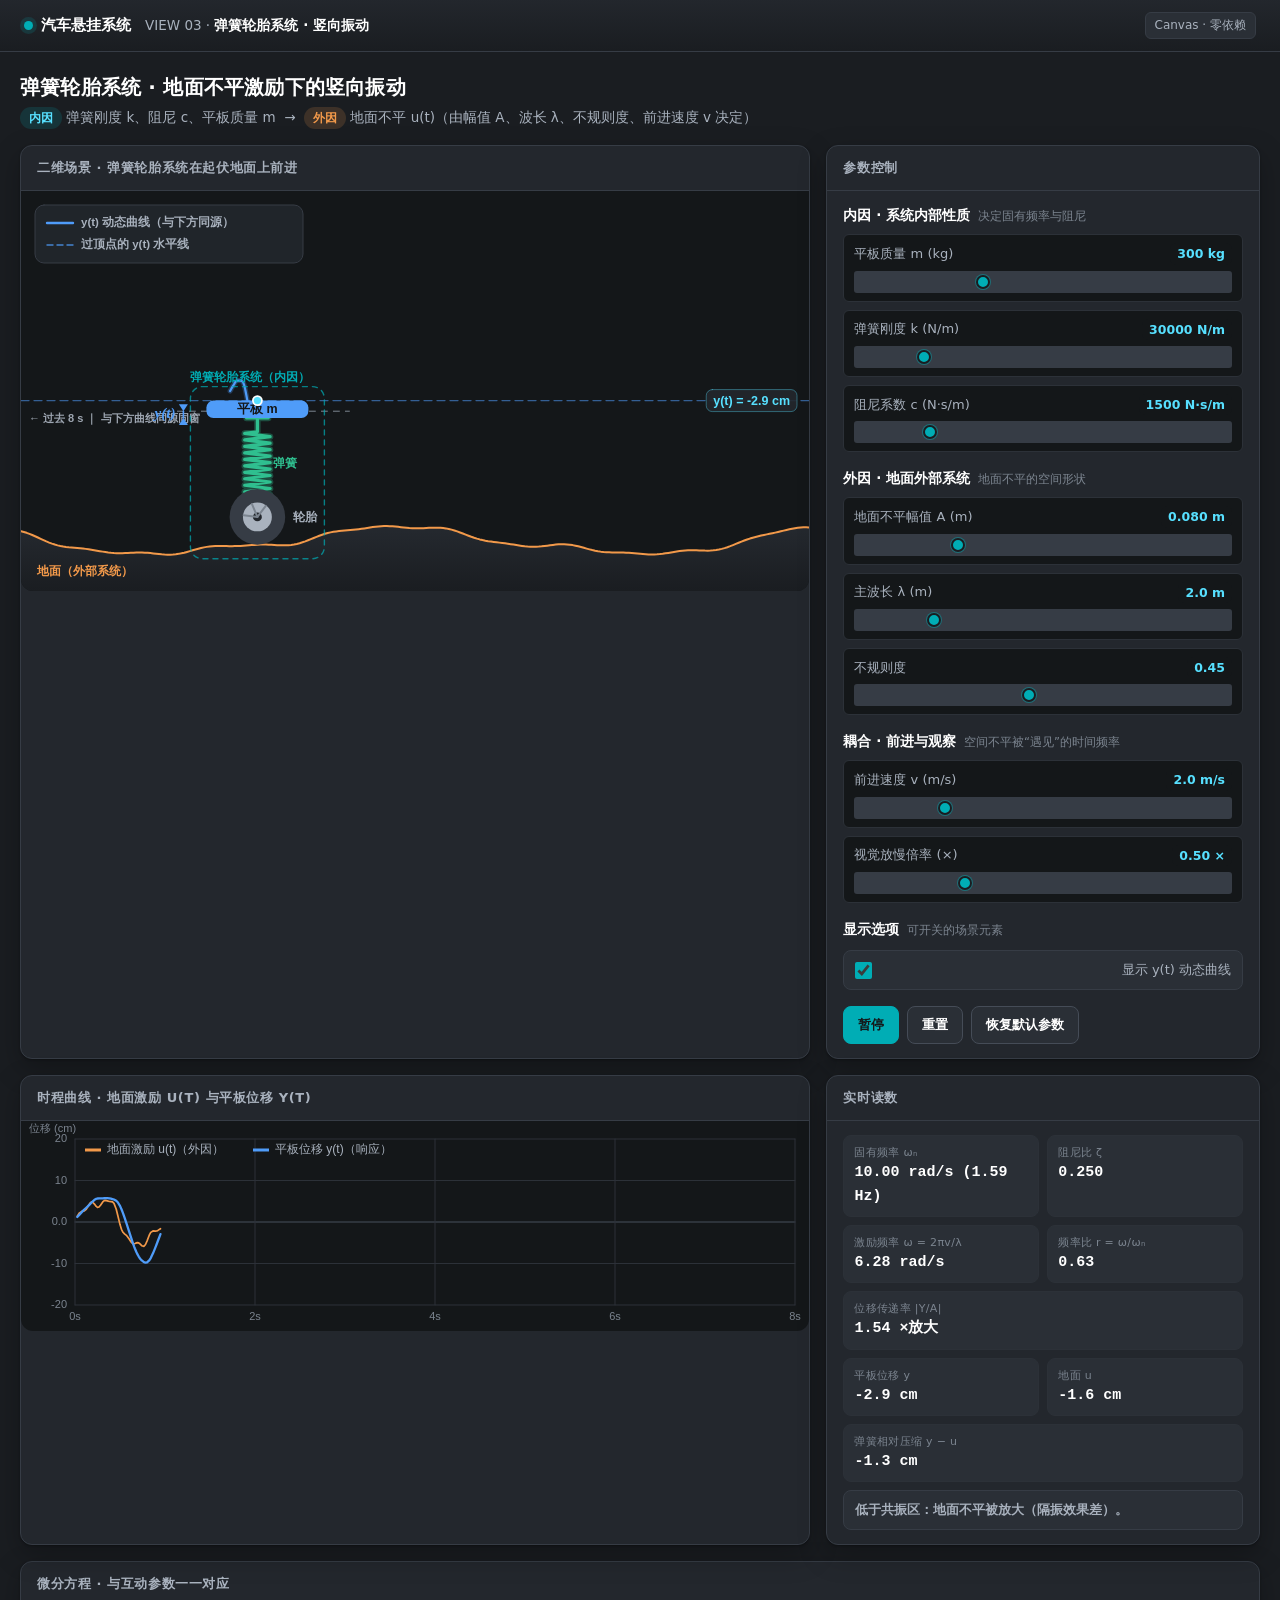
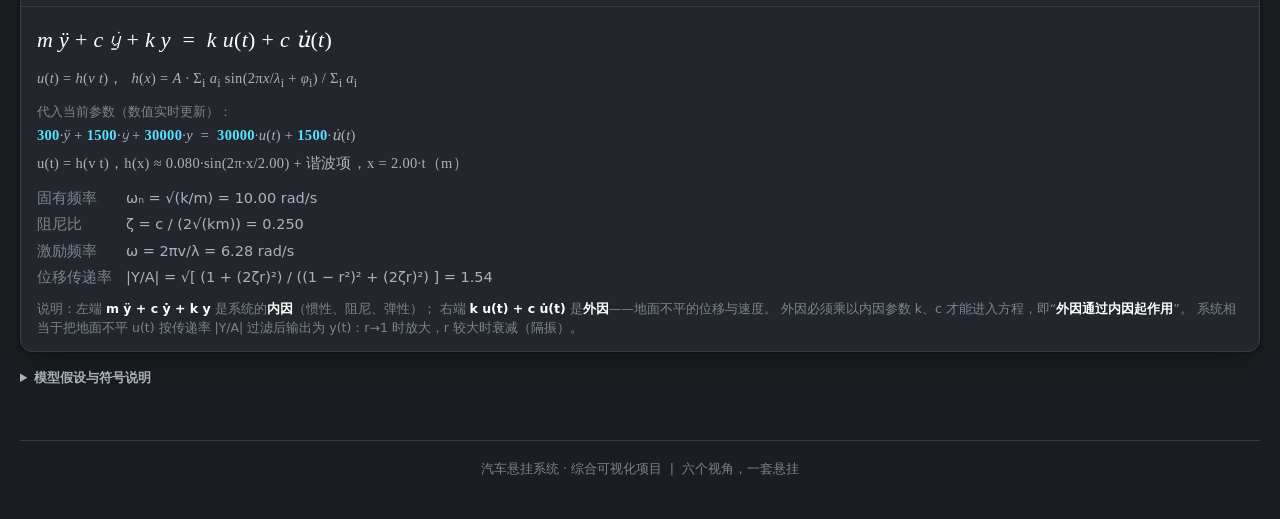
<file: modules/spring-tire-vibration.html>
<!DOCTYPE html>
<html lang="zh-CN">
<head>
<meta charset="utf-8" />
<meta name="viewport" content="width=device-width, initial-scale=1" />
<title>弹簧轮胎系统 · 竖向振动互动可视化</title>
<link rel="stylesheet" href="../assets/theme.css">
<style>
  /* 配色、字体、圆角一律来自 ../assets/theme.css（唯一的配色来源）；
     本页只写"摆在哪里"。原来那套浅色变量已删除。 */
  *{box-sizing:border-box}
  html,body{margin:0;padding:0}
  body{
    font-family:var(--font-sans);
    background:var(--bg); color:var(--fg); line-height:1.55;
  }
  .wrap{max-width:1440px;margin:0 auto;padding:20px 20px 0}

  header h1{font-size:20px;margin:0 0 4px;letter-spacing:.2px}
  header p{margin:0;color:var(--fg-dim);font-size:13.5px}
  .pill{display:inline-block;padding:1px 8px;border-radius:999px;font-size:12px;font-weight:600}
  .pill.in{background:var(--accent-soft);color:var(--accent-2)}
  .pill.out{background:rgba(242,153,74,.16);color:var(--s2)}

  .grid{display:grid;grid-template-columns:minmax(0,1.55fr) minmax(300px,.85fr);gap:16px;margin-top:16px}
  @media (max-width:1080px){.grid{grid-template-columns:1fr}}

  .card{background:var(--panel);border:1px solid var(--line);border-radius:var(--radius);padding:0;overflow:hidden;box-shadow:var(--shadow)}
  .card h2{font-size:13px;margin:0;padding:12px 16px;border-bottom:1px solid var(--line);
    color:var(--fg-dim);font-weight:700;letter-spacing:.6px;text-transform:uppercase}
  .card .body{padding:14px 16px}

  canvas{display:block;width:100%;border-radius:0 0 var(--radius) var(--radius);background:var(--bg-deep)}
  #scene{height:400px}
  #plot{height:210px}

  /* 控制面板 */
  .group{margin-bottom:16px}
  .group:last-child{margin-bottom:2px}
  .group-head{display:flex;align-items:baseline;gap:8px;margin-bottom:8px}
  .group-head b{font-size:13.5px;color:var(--fg)}
  .group-head span{font-size:11.5px;color:var(--fg-mute)}
  .row{display:grid;grid-template-columns:1fr auto;align-items:center;gap:4px 10px;margin:8px 0;padding:8px 10px}
  .row label{font-size:13px;color:var(--fg-dim)}
  .row .val{font-size:12.5px;font-variant-numeric:tabular-nums;color:var(--accent-2);font-weight:700;
    background:var(--bg-deep);border-radius:var(--radius-xs);padding:1px 7px;white-space:nowrap}
  .row input[type=range]{grid-column:1 / -1;width:100%;height:22px;margin:2px 0 0;accent-color:var(--accent);cursor:pointer}
  .row.check{display:flex;align-items:center;gap:9px;margin:10px 0;cursor:pointer;
    background:var(--panel-2);border:1px solid var(--line);border-radius:var(--radius-sm);padding:9px 11px}
  .row.check input[type=checkbox]{width:17px;height:17px;margin:0;accent-color:var(--accent);cursor:pointer;flex:0 0 auto}
  .row.check span{font-size:13px;color:var(--fg-dim)}
  .row.check:hover{background:var(--panel-3);border-color:var(--line-strong)}

  /* 读数 */
  .readouts{display:grid;grid-template-columns:1fr 1fr;gap:8px}
  .ro{display:block;background:var(--panel-2);border:1px solid var(--line-soft);border-radius:var(--radius-sm);padding:8px 10px}
  .ro .k{font-size:11px;color:var(--fg-mute);letter-spacing:.3px}
  .ro .v{font-size:15px;font-weight:700;font-variant-numeric:tabular-nums;color:var(--fg);text-align:left}
  .ro.wide{grid-column:1 / -1}
  .regime{font-size:12.5px;font-weight:600;padding:9px 11px;border-radius:var(--radius-sm);background:var(--panel-2);
    border:1px solid var(--line);color:var(--fg-dim);grid-column:1 / -1}
  .regime.warn{background:rgba(255,180,84,.10);border-color:rgba(255,180,84,.35);color:var(--warn)}

  /* 公式 */
  .eq{font-family:"Cambria Math","Latin Modern Math",Cambria,Georgia,"Times New Roman",serif;
      font-size:19px;letter-spacing:.3px;color:var(--fg)}
  .eq .var{font-style:italic}
  .eq .num{color:var(--accent-2);font-style:normal;font-weight:600}
  .eq-main{font-size:22px;margin:2px 0 10px}
  .eq-sub{font-size:14.5px;color:var(--fg-dim);margin:6px 0}
  .eq-note{font-size:12.5px;color:var(--fg-mute);margin-top:10px}
  .eq-note b{color:var(--fg)}
  .eq-grid{display:grid;grid-template-columns:auto 1fr;gap:4px 14px;font-size:14.5px;margin-top:12px}
  .eq-grid .lhs{color:var(--fg-mute);white-space:nowrap}
  .eq-grid .rhs{font-variant-numeric:tabular-nums}

  .btns{display:flex;gap:8px;margin-top:6px}
  button{font:inherit;font-size:13px;font-weight:600;padding:8px 14px;border-radius:var(--radius-sm);cursor:pointer;
    border:1px solid var(--line-strong);background:var(--panel-2);color:var(--fg);transition:.15s}
  button:hover{background:var(--panel-3);border-color:var(--accent)}
  button.primary{background:var(--accent);border-color:var(--accent);color:var(--bg-deep)}
  button.primary:hover{background:var(--accent-2);border-color:var(--accent-2)}

  details.notes{display:block;margin-top:16px;border-top:0;padding-top:0}
  details.notes summary{cursor:pointer;font-size:13px;font-weight:700;color:var(--fg-dim)}
  details.notes .body{font-size:13px;color:var(--fg-dim)}
  details.notes ul{margin:8px 0 0;padding-left:20px}
  details.notes li{margin:4px 0}
  .mono{font-family:var(--font-mono);font-size:12.5px}
</style>
</head>
<body>
<header class="sitebar">
  <a class="brand" href="../index.html">汽车悬挂系统</a>
  <span class="crumb">VIEW 03 · <b>弹簧轮胎系统 · 竖向振动</b></span>
  <span class="spacer"></span>
  <span class="tag tag--ghost">Canvas · 零依赖</span>
</header>

<div class="wrap">

  <header>
    <h1>弹簧轮胎系统 · 地面不平激励下的竖向振动</h1>
    <p>
      <span class="pill in">内因</span> 弹簧刚度 k、阻尼 c、平板质量 m &nbsp;→&nbsp;
      <span class="pill out">外因</span> 地面不平 u(t)（由幅值 A、波长 λ、不规则度、前进速度 v 决定）
    </p>
  </header>

  <div class="grid">

    <!-- 左：二维场景 -->
    <div class="card">
      <h2>二维场景 · 弹簧轮胎系统在起伏地面上前进</h2>
      <canvas id="scene"></canvas>
    </div>

    <!-- 右：控制面板 -->
    <div class="card">
      <h2>参数控制</h2>
      <div class="body" id="controls"></div>
    </div>
  </div>

  <div class="grid" style="grid-template-columns:minmax(0,1.55fr) minmax(300px,.85fr);margin-top:16px">

    <!-- 左：时程曲线 -->
    <div class="card">
      <h2>时程曲线 · 地面激励 u(t) 与平板位移 y(t)</h2>
      <canvas id="plot"></canvas>
    </div>

    <!-- 右：读数 -->
    <div class="card">
      <h2>实时读数</h2>
      <div class="body">
        <div class="readouts">
          <div class="ro"><div class="k">固有频率 ωₙ</div><div class="v" id="rd-wn">—</div></div>
          <div class="ro"><div class="k">阻尼比 ζ</div><div class="v" id="rd-zeta">—</div></div>
          <div class="ro"><div class="k">激励频率 ω = 2πv/λ</div><div class="v" id="rd-omega">—</div></div>
          <div class="ro"><div class="k">频率比 r = ω/ωₙ</div><div class="v" id="rd-r">—</div></div>
          <div class="ro wide"><div class="k">位移传递率 |Y/A|</div><div class="v" id="rd-ta">—</div></div>
          <div class="ro"><div class="k">平板位移 y</div><div class="v" id="rd-y">—</div></div>
          <div class="ro"><div class="k">地面 u</div><div class="v" id="rd-u">—</div></div>
          <div class="ro wide"><div class="k">弹簧相对压缩 y − u</div><div class="v" id="rd-rel">—</div></div>
          <div class="regime" id="rd-regime">—</div>
        </div>
      </div>
    </div>
  </div>

  <!-- 公式 -->
  <div class="card" style="margin-top:16px">
    <h2>微分方程 · 与互动参数一一对应</h2>
    <div class="body">
      <div class="eq eq-main">
        <span class="var">m</span> <span class="var">ÿ</span> +
        <span class="var">c</span> <span class="var">ẏ</span> +
        <span class="var">k</span> <span class="var">y</span>
        &nbsp;=&nbsp;
        <span class="var">k</span> <span class="var">u</span>(<span class="var">t</span>) +
        <span class="var">c</span> <span class="var">u̇</span>(<span class="var">t</span>)
      </div>
      <div class="eq eq-sub">
        <span class="var">u</span>(<span class="var">t</span>) = <span class="var">h</span>(<span class="var">v t</span>)，&nbsp;
        <span class="var">h</span>(<span class="var">x</span>) = <span class="var">A</span> ·
        Σ<sub>i</sub> <span class="var">a</span><sub>i</sub> sin(2π<span class="var">x</span>/<span class="var">λ</span><sub>i</sub> + <span class="var">φ</span><sub>i</sub>) / Σ<sub>i</sub> <span class="var">a</span><sub>i</sub>
      </div>

      <div class="eq-note">代入当前参数（数值实时更新）：</div>
      <div class="eq eq-sub" style="margin-top:2px">
        <span class="num" id="eq-m">—</span>·<span class="var">ÿ</span> +
        <span class="num" id="eq-c">—</span>·<span class="var">ẏ</span> +
        <span class="num" id="eq-k">—</span>·<span class="var">y</span>
        &nbsp;=&nbsp;
        <span class="num" id="eq-k2">—</span>·<span class="var">u</span>(<span class="var">t</span>) +
        <span class="num" id="eq-c2">—</span>·<span class="var">u̇</span>(<span class="var">t</span>)
      </div>
      <div class="eq eq-sub" style="color:var(--fg-dim)">
        <span id="eq-u">—</span>
      </div>

      <div class="eq-grid">
        <div class="lhs">固有频率</div>
        <div class="rhs">ωₙ = √(k/m) = <span id="eq-wn">—</span></div>
        <div class="lhs">阻尼比</div>
        <div class="rhs">ζ = c / (2√(km)) = <span id="eq-zeta">—</span></div>
        <div class="lhs">激励频率</div>
        <div class="rhs">ω = 2πv/λ = <span id="eq-omega">—</span></div>
        <div class="lhs">位移传递率</div>
        <div class="rhs">|Y/A| = √[ (1 + (2ζr)²) / ((1 − r²)² + (2ζr)²) ] = <span id="eq-ta">—</span></div>
      </div>

      <div class="eq-note">
        说明：左端 <b>m ÿ + c ẏ + k y</b> 是系统的<b>内因</b>（惯性、阻尼、弹性）；
        右端 <b>k u(t) + c u̇(t)</b> 是<b>外因</b>——地面不平的位移与速度。
        外因必须乘以内因参数 k、c 才能进入方程，即“<b>外因通过内因起作用</b>”。
        系统相当于把地面不平 u(t) 按传递率 |Y/A| 过滤后输出为 y(t)：r→1 时放大，r 较大时衰减（隔振）。
      </div>
    </div>
  </div>

  <details class="notes">
    <summary>模型假设与符号说明</summary>
    <div class="body card" style="border:none;box-shadow:none;padding:0;margin-top:8px">
      <ul>
        <li><b>自由度：</b>只研究平板竖向位移 <span class="mono">y(t)</span> 这一个状态（单自由度），轮胎视为与地面点接触的刚性滚动件。</li>
        <li><b>线性：</b>弹簧力 <span class="mono">k(y−u)</span> 与阻尼力 <span class="mono">c(ẏ−u̇)</span> 均线性，位移为小量。</li>
        <li><b>平衡点：</b>重力引起的静变形已被扣除，<span class="mono">y</span> 与 <span class="mono">u</span> 都以各自平衡位置为零点。</li>
        <li><b>外因（地面）：</b>空间轮廓 <span class="mono">h(x)</span> 由主波长 λ 与若干谐波叠加，幅值为 A，不规则度控制谐波占比；车轮以速度 v 前进，故 <span class="mono">x = v t</span>，地面在时间上的激励频率 <span class="mono">ω = 2πv/λ</span>。</li>
        <li><b>外因如何起作用：</b>地面不平不直接等于 y，而是通过 k、c、m 组成的系统被“过滤”。同一段路面，弹簧越软 / 阻尼越大 / 质量越大，平板受到的扰动越小。</li>
        <li><b>视觉放慢倍率</b>只影响动画与时间轴的推进速度（相当于慢动作），不改变物理方程与各频率读数。</li>
        <li><b>场景里的蓝线就是 y(t)：</b>从平板顶点向左伸出的蓝色<u>动态曲线</u>与下方时程曲线用的是<u>同一份采样数据和同一个 8 s 时间窗</u>，所以两条曲线的波形必然一致；场景里横轴是时间（向左为过去），曲线右端对准平板顶点，纵坐标就是 y 本身。可用控制面板「显示选项」中的开关把它关掉。蓝色<u>虚横线</u>标出当前时刻的水平高度，右端标签给出 y(t) 的实时数值，便于与地面、与 y=0 平衡位置直接对比。</li>
      </ul>
    </div>
  </details>

  <footer class="site-foot">汽车悬挂系统 · 综合可视化项目 &nbsp;|&nbsp; 六个视角，一套悬挂</footer>
</div>

<script>
(function () {
  "use strict";

  /* ============================================================
     1. 参数定义
     ============================================================ */
  const PARAM_GROUPS = [
    {
      title: "内因 · 系统内部性质",
      hint: "决定固有频率与阻尼",
      items: [
        { key: "m",      label: "平板质量 m",   unit: "kg",     min: 50,   max: 800,    step: 10,    def: 300  },
        { key: "k",      label: "弹簧刚度 k",   unit: "N/m",    min: 5000, max: 150000, step: 1000,  def: 30000 },
        { key: "c",      label: "阻尼系数 c",   unit: "N·s/m",  min: 0,    max: 8000,   step: 50,    def: 1500 }
      ]
    },
    {
      title: "外因 · 地面外部系统",
      hint: "地面不平的空间形状",
      items: [
        { key: "A",      label: "地面不平幅值 A", unit: "m",  min: 0,   max: 0.30, step: 0.005, def: 0.08 },
        { key: "lambda", label: "主波长 λ",       unit: "m",  min: 0.5, max: 8,    step: 0.1,   def: 2.0  },
        { key: "rough",  label: "不规则度",       unit: "",   min: 0,   max: 1,    step: 0.02,  def: 0.45 }
      ]
    },
    {
      title: "耦合 · 前进与观察",
      hint: "空间不平被“遇见”的时间频率",
      items: [
        { key: "v",    label: "前进速度 v",     unit: "m/s", min: 0.2, max: 8,   step: 0.1,  def: 2.0 },
        { key: "slow", label: "视觉放慢倍率",   unit: "×",   min: 0.1, max: 1.5, step: 0.05, def: 0.5 }
      ]
    },
    {
      title: "显示选项",
      hint: "可开关的场景元素",
      items: [
        { key: "showTrace", label: "显示 y(t) 动态曲线", type: "check", def: true }
      ]
    }
  ];

  const P = {};        // 当前参数值
  const DEFAULTS = {}; // 默认值

  /* ============================================================
     2. 地面轮廓（外因）
        h(x) = A · Σ a_i sin(k_i x + φ_i) / Σ a_i
     ============================================================ */
  let HARM = [];   // 缓存的谐波 {amp, k, ph}
  let HSUM = 1;    // 幅值归一化系数

  function rebuildHarmonics() {
    const lam = P.lambda;
    const rough = P.rough;
    HARM = [
      { amp: 1.00,       k: 2 * Math.PI / lam,          ph: 0.0 },
      { amp: 0.55 * rough, k: 2 * Math.PI / (lam * 0.42), ph: 1.7 },
      { amp: 0.32 * rough, k: 2 * Math.PI / (lam * 0.24), ph: 3.4 },
      { amp: 0.20 * rough, k: 2 * Math.PI / (lam * 0.13), ph: 5.1 }
    ];
    HSUM = HARM.reduce(function (s, h) { return s + h.amp; }, 0) || 1;
  }

  function groundH(x) {
    let s = 0;
    for (let i = 0; i < HARM.length; i++) {
      const h = HARM[i];
      s += h.amp * Math.sin(h.k * x + h.ph);
    }
    return P.A * s / HSUM;
  }

  function groundHp(x) {  // dh/dx
    let s = 0;
    for (let i = 0; i < HARM.length; i++) {
      const h = HARM[i];
      s += h.amp * h.k * Math.cos(h.k * x + h.ph);
    }
    return P.A * s / HSUM;
  }

  /* 平板顶点（上表面）在 y = 0 时的高度，用于把 y 映射成场景中的屏幕高度。 */
  function plateRestTopZ() {
    return TIRE_R + SPRING_L + PLATE_H;
  }

  /* ============================================================
     3. 运动方程
        m y'' + c y' + k y = k u(t) + c u'(t)
        其中 u(t) = h(v t)，u'(t) = v · h'(v t)
     ============================================================ */
  const state = { t: 0, x: 0, y: 0, ydot: 0 };
  let samples = [];               // {t, y, u}
  const WINDOW = 8;               // 时程窗口（秒），场景曲线与下方曲线共用
  let paused = false;

  function deriv(y, ydot, x) {
    const u = groundH(x);
    const udot = P.v * groundHp(x);
    const yddot = (P.c * (udot - ydot) + P.k * (u - y)) / P.m;
    return [ydot, yddot];
  }

  function rk4(dt) {
    const x = state.x;
    const v = P.v;
    const y = state.y;
    const yd = state.ydot;

    const a1 = deriv(y, yd, x);
    const a2 = deriv(y + 0.5 * dt * a1[0], yd + 0.5 * dt * a1[1], x + 0.5 * dt * v);
    const a3 = deriv(y + 0.5 * dt * a2[0], yd + 0.5 * dt * a2[1], x + 0.5 * dt * v);
    const a4 = deriv(y + dt * a3[0],        yd + dt * a3[1],        x + dt * v);

    state.y    += dt / 6 * (a1[0] + 2 * a2[0] + 2 * a3[0] + a4[0]);
    state.ydot += dt / 6 * (a1[1] + 2 * a2[1] + 2 * a3[1] + a4[1]);
    state.x    += dt * v;
    state.t    += dt;
  }

  function resetSim() {
    state.t = 0;
    state.x = 0;
    state.y = groundH(0);
    state.ydot = P.v * groundHp(0);   // 初始与地面同步，抑制初始瞬态
    samples = [];
  }

  function recordSample() {
    samples.push({ t: state.t, y: state.y, u: groundH(state.x) });
    const cut = state.t - WINDOW - 1.5;
    let drop = 0;
    while (drop < samples.length && samples[drop].t < cut) drop++;
    if (drop > 0) samples.splice(0, drop);
  }

  /* ============================================================
     4. 画布工具
     ============================================================ */
  const sceneCanvas = document.getElementById("scene");
  const sceneCtx = sceneCanvas.getContext("2d");
  const plotCanvas = document.getElementById("plot");
  const plotCtx = plotCanvas.getContext("2d");

  function fitCanvas(canvas, ctx) {
    const dpr = window.devicePixelRatio || 1;
    const rect = canvas.getBoundingClientRect();
    const w = Math.max(1, Math.round(rect.width));
    const h = Math.max(1, Math.round(rect.height));
    if (canvas.width !== Math.round(w * dpr) || canvas.height !== Math.round(h * dpr)) {
      canvas.width = Math.round(w * dpr);
      canvas.height = Math.round(h * dpr);
    }
    ctx.setTransform(dpr, 0, 0, dpr, 0, 0);
    return { w: w, h: h };
  }

  function roundRect(ctx, x, y, w, h, r) {
    ctx.beginPath();
    ctx.moveTo(x + r, y);
    ctx.arcTo(x + w, y, x + w, y + h, r);
    ctx.arcTo(x + w, y + h, x, y + h, r);
    ctx.arcTo(x, y + h, x, y, r);
    ctx.arcTo(x, y, x + w, y, r);
    ctx.closePath();
  }

  function drawSpring(ctx, x0, y0, x1, y1, coils, amp) {
    const dx = x1 - x0, dy = y1 - y0;
    const len = Math.hypot(dx, dy);
    if (len < 1) return;
    const ux = dx / len, uy = dy / len;
    const nx = -uy, ny = ux;
    const lead = Math.min(len * 0.14, 16);
    const body = Math.max(1, len - 2 * lead);
    const segs = coils * 2;

    ctx.beginPath();
    ctx.moveTo(x0, y0);
    ctx.lineTo(x0 + ux * lead, y0 + uy * lead);
    for (let i = 0; i < segs; i++) {
      const f = (i + 0.5) / segs;
      const side = (i % 2 === 0) ? 1 : -1;
      ctx.lineTo(
        x0 + ux * (lead + body * f) + nx * amp * side,
        y0 + uy * (lead + body * f) + ny * amp * side
      );
    }
    ctx.lineTo(x0 + ux * (len - lead), y0 + uy * (len - lead));
    ctx.lineTo(x1, y1);

    /* 上下端面（弹簧座），让"这是弹簧"一眼可辨 */
    const cap = amp * 0.85;
    ctx.moveTo(x0 + nx * cap, y0 + ny * cap);
    ctx.lineTo(x0 - nx * cap, y0 - ny * cap);
    ctx.moveTo(x1 + nx * cap, y1 + ny * cap);
    ctx.lineTo(x1 - nx * cap, y1 - ny * cap);

    ctx.lineJoin = "round";
    ctx.lineCap = "round";
    /* 两遍描边：外圈柔光 + 亮色内芯，深色底上把弹簧线圈衬出来 */
    ctx.strokeStyle = "rgba(47,191,143,.32)";   // --s3 弹簧（柔光）
    ctx.lineWidth = 6.4;
    ctx.stroke();
    ctx.strokeStyle = "#2fbf8f";                // --s3 弹簧
    ctx.lineWidth = 3.2;
    ctx.stroke();
  }

  /* ============================================================
     5. 二维场景
     ============================================================ */
  const TIRE_R   = 0.12;   // 轮胎半径 (m)，相对小一些，让弹簧成为视觉主体
  const SPRING_L = 0.44;   // 弹簧视觉原长 (m)，加长以便看清伸缩
  const PLATE_W  = 0.44;   // 平板宽 (m)
  const PLATE_H  = 0.075;  // 平板厚 (m)
  const VISIBLE_M = 3.4;   // 视野水平宽度 (m)

  function drawScene() {
    const fit = fitCanvas(sceneCanvas, sceneCtx);
    const ctx = sceneCtx;
    const w = fit.w, h = fit.h;
    ctx.clearRect(0, 0, w, h);

    const ppm = w / VISIBLE_M;
    const baseline = h - 50;
    const xTire = state.x;
    const sx = function (x) { return (x - xTire) * ppm + w * 0.30; };
    const sy = function (z) { return baseline - z * ppm; };

    /* 背景（深色底，与页面 --bg-deep 同值） */
    ctx.fillStyle = "#141719";   // --bg-deep
    ctx.fillRect(0, 0, w, h);

    /* 地面（外部系统） */
    const xL = xTire - 0.30 * VISIBLE_M;
    const xR = xTire + 0.70 * VISIBLE_M;
    const steps = 280;

    ctx.beginPath();
    ctx.moveTo(sx(xL), h);
    for (let i = 0; i <= steps; i++) {
      const xx = xL + (xR - xL) * i / steps;
      ctx.lineTo(sx(xx), sy(groundH(xx)));
    }
    ctx.lineTo(sx(xR), h);
    ctx.closePath();
    const gg = ctx.createLinearGradient(0, sy(0.2), 0, h);
    gg.addColorStop(0, "#2a2f36");   // --panel-2
    gg.addColorStop(1, "#1a1d21");   // --bg
    ctx.fillStyle = gg;
    ctx.fill();

    ctx.beginPath();
    for (let i = 0; i <= steps; i++) {
      const xx = xL + (xR - xL) * i / steps;
      const px = sx(xx), py = sy(groundH(xx));
      if (i === 0) ctx.moveTo(px, py); else ctx.lineTo(px, py);
    }
    ctx.strokeStyle = "#f2994a";   // --s2 路面
    ctx.lineWidth = 2;
    ctx.stroke();

    /* 关键几何量 */
    const u = groundH(xTire);
    const rel = state.y - u;                              // 相对压缩
    const axleZ = u + TIRE_R;                             // 轮轴高度
    const springLen = Math.max(0.07, Math.min(1.15, SPRING_L + rel));
    const plateBottomZ = axleZ + springLen;               // 平板底面 = R + L0 + y
    const plateTopZNow = plateBottomZ + PLATE_H;          // 平板顶点
    const plateCx = sx(xTire);                            // 平板中心（屏幕 x）

    /* ── y(t) 动态曲线 ──
       用的是与下方时程曲线完全相同的一份采样数据（samples）和同一个时间窗
       （WINDOW），所以两条曲线的波形必然一致；这里只是把横轴换成时间、
       并把窗口右端对准平板顶点。纵坐标直接是 y 本身。 */
    if (P.showTrace && samples.length > 1) {
      const pps = plateCx / WINDOW;                       // 横轴比例：像素/秒
      const traceBaseZ = plateRestTopZ();                 // y = 0 时平板顶点高度
      const tOf = function (t) { return plateCx - (state.t - t) * pps; };
      const zOf = function (yy) { return sy(traceBaseZ + yy); };

      ctx.save();
      ctx.lineJoin = "round";
      ctx.lineCap = "round";
      ctx.beginPath();
      let started = false;
      for (let i = 0; i < samples.length; i++) {
        const s = samples[i];
        const px = tOf(s.t);
        if (px < -2) continue;
        const py = zOf(s.y);
        if (!started) { ctx.moveTo(px, py); started = true; }
        else ctx.lineTo(px, py);
      }
      if (started) {
        ctx.strokeStyle = "rgba(79,156,249,.28)";         // --s1 柔光底衬
        ctx.lineWidth = 5;
        ctx.stroke();
        ctx.strokeStyle = "#4f9cf9";                      // --s1 位移 / 簧载质量
        ctx.lineWidth = 2.2;
        ctx.stroke();
      }
      ctx.restore();

      /* 横轴提示 */
      ctx.save();
      ctx.font = '600 11px "Segoe UI",sans-serif';
      ctx.textAlign = "left";
      ctx.textBaseline = "middle";
      ctx.fillStyle = "rgba(169,178,190,.92)";          // --fg-dim
      ctx.fillText("← 过去 " + WINDOW.toFixed(0) + " s ｜ 与下方曲线同源同窗",
        8, Math.min(h - 10, sy(plateTopZNow) + 18));
      ctx.restore();
    }

    /* ── y(t) 水平指示线：穿过平板顶点，横贯整个场景 ── */
    ctx.save();
    ctx.setLineDash([8, 5]);
    ctx.strokeStyle = "rgba(79,156,249,.55)";   // --s1
    ctx.lineWidth = 1.3;
    ctx.beginPath();
    ctx.moveTo(0, sy(plateTopZNow));
    ctx.lineTo(w, sy(plateTopZNow));
    ctx.stroke();
    ctx.restore();

    /* 平衡位置参考线 */
    ctx.save();
    ctx.setLineDash([6, 6]);
    ctx.strokeStyle = "#7b848f";   // --fg-mute
    ctx.lineWidth = 1;
    ctx.beginPath();
    ctx.moveTo(sx(xTire) - 92, sy(TIRE_R + SPRING_L));
    ctx.lineTo(sx(xTire) + 92, sy(TIRE_R + SPRING_L));
    ctx.stroke();
    ctx.restore();

    /* 弹簧：加粗线圈 + 随视野缩放的横向幅度，作为视觉主体 */
    const springAmp = Math.max(11, Math.min(17, ppm * 0.055));
    drawSpring(ctx, sx(xTire), sy(axleZ), sx(xTire), sy(plateBottomZ), 11, springAmp);

    /* 平板（质量） */
    const pw = PLATE_W * ppm;
    const phh = PLATE_H * ppm;
    const pcx = plateCx;
    const pcy = sy(plateBottomZ) - phh / 2;
    ctx.fillStyle = "#4f9cf9";                    // --s1 簧载质量
    roundRect(ctx, pcx - pw / 2, pcy - phh / 2, pw, phh, 7);
    ctx.fill();
    ctx.fillStyle = "#141719";                    // --bg-deep（亮底板上用深色字，对比更足）
    ctx.font = '600 12.5px "Segoe UI",sans-serif';
    ctx.textAlign = "center";
    ctx.textBaseline = "middle";
    ctx.fillText("平板 m", pcx, pcy + 0.5);

    /* 平板顶点标记：动态曲线与水平指示线的交点就在这里 */
    const topYpx = sy(plateTopZNow);
    ctx.beginPath();
    ctx.arc(pcx, topYpx, 4.5, 0, Math.PI * 2);
    ctx.fillStyle = "#57e0ff";                    // --accent-2 当前点
    ctx.fill();
    ctx.strokeStyle = "#ffffff";
    ctx.lineWidth = 1.8;
    ctx.stroke();

    /* 右端 y(t) 读数标签，与蓝色指示线同色同高 */
    (function () {
      const txt = "y(t) = " + (state.y * 100).toFixed(1) + " cm";
      const ly = Math.max(18, Math.min(h - 18, topYpx));
      ctx.font = '600 12.5px "Segoe UI",sans-serif';
      ctx.textAlign = "right";
      ctx.textBaseline = "middle";
      const tw = ctx.measureText(txt).width;
      const bx = w - 12 - tw - 14;
      ctx.fillStyle = "rgba(35,39,45,.9)";          // --panel
      roundRect(ctx, bx, ly - 11, tw + 14, 22, 6);
      ctx.fill();
      ctx.strokeStyle = "rgba(87,224,255,.38)";     // --accent-2
      ctx.lineWidth = 1;
      ctx.stroke();
      ctx.fillStyle = "#57e0ff";                    // --accent-2 当前读数
      ctx.fillText(txt, w - 19, ly + 0.5);
    })();

    /* 轮胎 */
    const tx = sx(xTire), ty = sy(axleZ), tr = TIRE_R * ppm;
    ctx.beginPath(); ctx.arc(tx, ty, tr, 0, Math.PI * 2);
    ctx.fillStyle = "#363c45"; ctx.fill();          // --line 轮辋
    ctx.beginPath(); ctx.arc(tx, ty, tr * 0.52, 0, Math.PI * 2);
    ctx.fillStyle = "#a9b2be"; ctx.fill();          // --fg-dim 轮毂
    ctx.beginPath(); ctx.arc(tx, ty, tr * 0.16, 0, Math.PI * 2);
    ctx.fillStyle = "#23272d"; ctx.fill();          // --panel 轮心
    /* 轮辐标记，让滚动可见 */
    /* 车轮向前（向右）滚动 = 顺时针；canvas 中正角度即顺时针，故取 +x/R */
    const spin = xTire / TIRE_R;
    ctx.save();
    ctx.translate(tx, ty);
    ctx.rotate(spin);
    ctx.strokeStyle = "#7b848f";   // --fg-mute
    ctx.lineWidth = 2;
    for (let i = 0; i < 3; i++) {
      ctx.beginPath();
      ctx.moveTo(0, 0);
      const ang = i * Math.PI / 3;
      ctx.lineTo(Math.cos(ang) * tr * 0.5, Math.sin(ang) * tr * 0.5);
      ctx.stroke();
    }
    ctx.restore();

    /* y(t) 位移标注：从平衡线到平板 */
    const yTop = sy(TIRE_R + SPRING_L + state.y);
    const yBot = sy(TIRE_R + SPRING_L);
    const ax = sx(xTire) - 74;
    ctx.strokeStyle = "#4f9cf9";   // --s1
    ctx.fillStyle = "#4f9cf9";     // --s1
    ctx.lineWidth = 1.6;
    ctx.beginPath(); ctx.moveTo(ax, yBot); ctx.lineTo(ax, yTop); ctx.stroke();
    arrow(ctx, ax, yTop, 0, -1);
    arrow(ctx, ax, yBot, 0, 1);
    ctx.fillStyle = "#4f9cf9";     // --s1
    ctx.font = 'italic 700 15px "Cambria Math",Georgia,serif';
    ctx.textAlign = "right";
    ctx.textBaseline = "middle";
    ctx.fillText("y(t)", ax - 8, (yTop + yBot) / 2);

    /* 文字标签 */
    ctx.textAlign = "left";
    ctx.textBaseline = "alphabetic";
    ctx.font = '600 12px "Segoe UI",sans-serif';
    ctx.fillStyle = "#2fbf8f";     // --s3 弹簧
    ctx.fillText("弹簧", sx(xTire) + 16, (sy(axleZ) + sy(plateBottomZ)) / 2);
    ctx.fillStyle = "#a9b2be";     // --fg-dim
    ctx.fillText("轮胎", tx + tr + 8, ty + 4);
    ctx.fillStyle = "#f2994a";     // --s2 路面
    ctx.fillText("地面（外部系统）", 16, h - 16);

    /* 系统边界（虚线框） */
    ctx.save();
    ctx.setLineDash([5, 5]);
    ctx.strokeStyle = "rgba(0,173,181,.7)";   // --accent
    ctx.lineWidth = 1.4;
    roundRect(ctx,
      sx(xTire) - Math.max(pw, tr * 2) / 2 - 16,
      sy(plateBottomZ) - phh - 14,
      Math.max(pw, tr * 2) + 32,
      (sy(axleZ - TIRE_R) + 14) - (sy(plateBottomZ) - phh - 14),
      12);
    ctx.stroke();
    ctx.restore();
    ctx.fillStyle = "#00adb5";     // --accent
    ctx.font = '600 11.5px "Segoe UI",sans-serif';
    ctx.fillText("弹簧轮胎系统（内因）",
      sx(xTire) - Math.max(pw, tr * 2) / 2 - 16, sy(plateBottomZ) - phh - 20);

    /* 图例：说明场景里的蓝色线就是 y(t) */
    (function () {
      const bx = 14, by = 14, bw = 268, bh = 58;
      ctx.save();
      ctx.fillStyle = "rgba(35,39,45,.88)";    // --panel
      roundRect(ctx, bx, by, bw, bh, 9);
      ctx.fill();
      ctx.strokeStyle = "#363c45";             // --line
      ctx.lineWidth = 1;
      ctx.stroke();

      ctx.font = '600 11.5px "Segoe UI",sans-serif';
      ctx.textAlign = "left";
      ctx.textBaseline = "middle";

      /* 实线：动态曲线 y(t) */
      ctx.strokeStyle = "#4f9cf9";             // --s1
      ctx.lineWidth = 2.4;
      ctx.beginPath();
      ctx.moveTo(bx + 12, by + 18);
      ctx.lineTo(bx + 38, by + 18);
      ctx.stroke();
      ctx.fillStyle = "#a9b2be";               // --fg-dim
      ctx.fillText("y(t) 动态曲线（与下方同源）", bx + 46, by + 18);

      /* 虚线：水平指示线 */
      ctx.setLineDash([6, 4]);
      ctx.strokeStyle = "rgba(79,156,249,.8)";  // --s1
      ctx.lineWidth = 1.4;
      ctx.beginPath();
      ctx.moveTo(bx + 12, by + 40);
      ctx.lineTo(bx + 38, by + 40);
      ctx.stroke();
      ctx.setLineDash([]);
      ctx.fillStyle = "#a9b2be";               // --fg-dim
      ctx.fillText("过顶点的 y(t) 水平线", bx + 46, by + 40);
      ctx.restore();
    })();
  }

  function arrow(ctx, x, y, dx, dy) {
    // (dx, dy) 为单位方向，箭头尖端位于 (x, y)
    const L = 7, W = 4.5;
    const nx = -dy, ny = dx;   // 法向
    ctx.beginPath();
    ctx.moveTo(x, y);
    ctx.lineTo(x - dx * L + nx * W, y - dy * L + ny * W);
    ctx.lineTo(x - dx * L - nx * W, y - dy * L - ny * W);
    ctx.closePath();
    ctx.fill();
  }

  /* ============================================================
     6. 时程曲线
     ============================================================ */
  function niceCeil(v) {
    if (!(v > 0)) return 1;
    const exp = Math.floor(Math.log10(v));
    const base = Math.pow(10, exp);
    const m = v / base;
    let n;
    if (m <= 1) n = 1;
    else if (m <= 2) n = 2;
    else if (m <= 2.5) n = 2.5;
    else if (m <= 5) n = 5;
    else n = 10;
    return n * base;
  }

  function drawPlot() {
    const fit = fitCanvas(plotCanvas, plotCtx);
    const ctx = plotCtx;
    const w = fit.w, h = fit.h;
    ctx.clearRect(0, 0, w, h);

    const padL = 54, padR = 14, padT = 18, padB = 26;
    const pw = Math.max(10, w - padL - padR);
    const ph = Math.max(10, h - padT - padB);

    const tEnd = Math.max(state.t, WINDOW);
    const tStart = tEnd - WINDOW;

    let maxAbs = 0.02;
    for (let i = 0; i < samples.length; i++) {
      const s = samples[i];
      if (s.t < tStart - 0.2) continue;
      const a = Math.abs(s.y), b = Math.abs(s.u);
      if (a > maxAbs) maxAbs = a;
      if (b > maxAbs) maxAbs = b;
    }
    const scale = niceCeil(maxAbs * 1.15);

    const xOf = function (t) { return padL + (t - tStart) / WINDOW * pw; };
    const yOf = function (val) { return padT + ph / 2 - (val / scale) * (ph / 2); };

    /* 背景（与页面 --bg-deep 同值） */
    ctx.fillStyle = "#141719";   // --bg-deep
    ctx.fillRect(padL, padT, pw, ph);

    /* 横向网格 + 纵轴刻度（cm） */
    ctx.font = '11px "Segoe UI",sans-serif';
    ctx.textAlign = "right";
    ctx.textBaseline = "middle";
    const ticks = [1, 0.5, 0, -0.5, -1];
    for (let i = 0; i < ticks.length; i++) {
      const f = ticks[i];
      const yy = yOf(f * scale);
      ctx.strokeStyle = (f === 0) ? "#363c45" : "#2c3138";   // --line / --line-soft
      ctx.lineWidth = (f === 0) ? 1.4 : 1;
      ctx.beginPath();
      ctx.moveTo(padL, yy);
      ctx.lineTo(padL + pw, yy);
      ctx.stroke();
      ctx.fillStyle = "#7b848f";   // --fg-mute
      const label = (f * scale * 100);
      ctx.fillText(label.toFixed(Math.abs(label) < 10 ? 1 : 0), padL - 8, yy);
    }

    /* 纵向网格 + 时间刻度 */
    ctx.textAlign = "center";
    ctx.textBaseline = "top";
    const tickStart = Math.ceil(tStart / 2) * 2;
    for (let t = tickStart; t <= tEnd + 1e-6; t += 2) {
      const xx = xOf(t);
      ctx.strokeStyle = "#2c3138";   // --line-soft
      ctx.lineWidth = 1;
      ctx.beginPath();
      ctx.moveTo(xx, padT);
      ctx.lineTo(xx, padT + ph);
      ctx.stroke();
      ctx.fillStyle = "#7b848f";     // --fg-mute
      ctx.fillText(t.toFixed(0) + "s", xx, padT + ph + 6);
    }

    /* 曲线 */
    const drawSeries = function (key, color, width) {
      ctx.beginPath();
      let started = false;
      for (let i = 0; i < samples.length; i++) {
        const s = samples[i];
        if (s.t < tStart - 0.2) continue;
        const px = xOf(s.t), py = yOf(s[key]);
        if (!started) { ctx.moveTo(px, py); started = true; }
        else ctx.lineTo(px, py);
      }
      ctx.strokeStyle = color;
      ctx.lineWidth = width;
      ctx.lineJoin = "round";
      ctx.lineCap = "round";
      ctx.stroke();
    };
    drawSeries("u", "#f2994a", 1.7);   // --s2 外因（路面激励）
    drawSeries("y", "#4f9cf9", 2.3);   // --s1 响应（平板位移）

    /* 图例 */
    ctx.font = '12px "Segoe UI",sans-serif';
    ctx.textAlign = "left";
    ctx.textBaseline = "middle";
    let lx = padL + 10, ly = padT + 11;
    ctx.fillStyle = "#f2994a";   // --s2
    ctx.fillRect(lx, ly - 1.5, 16, 3);
    ctx.fillStyle = "#a9b2be";   // --fg-dim
    ctx.fillText("地面激励 u(t)（外因）", lx + 22, ly);
    lx += 168;
    ctx.fillStyle = "#4f9cf9";   // --s1
    ctx.fillRect(lx, ly - 1.5, 16, 3);
    ctx.fillStyle = "#a9b2be";   // --fg-dim
    ctx.fillText("平板位移 y(t)（响应）", lx + 22, ly);

    /* 轴单位 */
    ctx.fillStyle = "#7b848f";   // --fg-mute
    ctx.font = '11px "Segoe UI",sans-serif';
    ctx.textAlign = "left";
    ctx.textBaseline = "top";
    ctx.fillText("位移 (cm)", padL - 46, padT - 16);
  }

  /* ============================================================
     7. 读数与公式
     ============================================================ */
  function setText(id, text) {
    const el = document.getElementById(id);
    if (el) el.textContent = text;
  }

  function updateReadouts() {
    const wn = Math.sqrt(P.k / P.m);
    const zeta = P.c / (2 * Math.sqrt(P.k * P.m));
    const omega = 2 * Math.PI * P.v / P.lambda;
    const r = omega / wn;
    const num = 1 + Math.pow(2 * zeta * r, 2);
    const den = Math.pow(1 - r * r, 2) + Math.pow(2 * zeta * r, 2);
    const TA = Math.sqrt(num / den);

    const u = groundH(state.x);

    setText("rd-wn", wn.toFixed(2) + " rad/s (" + (wn / (2 * Math.PI)).toFixed(2) + " Hz)");
    setText("rd-zeta", zeta.toFixed(3));
    setText("rd-omega", omega.toFixed(2) + " rad/s");
    setText("rd-r", r.toFixed(2));
    setText("rd-ta", TA.toFixed(2) + (TA >= 1 ? "  ×放大" : "  ×衰减"));
    setText("rd-y", (state.y * 100).toFixed(1) + " cm");
    setText("rd-u", (u * 100).toFixed(1) + " cm");
    setText("rd-rel", ((state.y - u) * 100).toFixed(1) + " cm");

    let regime;
    let warn = false;
    if (Math.abs(r - 1) < 0.08) {
      regime = "⚠ 接近共振：地面激励频率 ≈ 系统固有频率，平板位移被显著放大。";
      warn = true;
    } else if (TA > 1.02) {
      regime = "低于共振区：地面不平被放大（隔振效果差）。";
    } else if (TA < 0.98) {
      regime = "高于共振区：地面不平被衰减（隔振效果好）。";
    } else {
      regime = "临界附近：传递率约等于 1。";
    }
    const regEl = document.getElementById("rd-regime");
    if (regEl) {
      regEl.textContent = regime;
      regEl.className = "regime" + (warn ? " warn" : "");
    }

    /* 公式数值 */
    setText("eq-m", P.m.toFixed(0));
    setText("eq-c", P.c.toFixed(0));
    setText("eq-k", P.k.toFixed(0));
    setText("eq-k2", P.k.toFixed(0));
    setText("eq-c2", P.c.toFixed(0));
    setText("eq-u",
      "u(t) = h(v t)，h(x) ≈ " + P.A.toFixed(3) +
      "·sin(2π·x/" + P.lambda.toFixed(2) + ")" +
      (P.rough > 0.02 ? " + 谐波项" : "") +
      "，x = " + P.v.toFixed(2) + "·t（m）");
    setText("eq-wn", wn.toFixed(2) + " rad/s");
    setText("eq-zeta", zeta.toFixed(3));
    setText("eq-omega", omega.toFixed(2) + " rad/s");
    setText("eq-ta", TA.toFixed(2));
  }

  /* ============================================================
     8. 控制面板构建
     ============================================================ */
  function buildControls() {
    const host = document.getElementById("controls");
    const frag = document.createDocumentFragment();

    PARAM_GROUPS.forEach(function (group) {
      const g = document.createElement("div");
      g.className = "group";

      const head = document.createElement("div");
      head.className = "group-head";
      head.innerHTML = "<b>" + group.title + "</b><span>" + group.hint + "</span>";
      g.appendChild(head);

      group.items.forEach(function (item) {
        /* 复选框：用于可开关的显示项 */
        if (item.type === "check") {
          const row = document.createElement("label");
          row.className = "row check";
          row.setAttribute("for", "ck-" + item.key);

          const box = document.createElement("input");
          box.type = "checkbox";
          box.id = "ck-" + item.key;
          box.checked = !!item.def;

          const span = document.createElement("span");
          span.textContent = item.label;

          P[item.key] = !!item.def;
          DEFAULTS[item.key] = !!item.def;

          box.addEventListener("change", function () {
            P[item.key] = box.checked;
          });

          row.appendChild(box);
          row.appendChild(span);
          g.appendChild(row);
          return;
        }

        const row = document.createElement("div");
        row.className = "row";

        const label = document.createElement("label");
        label.setAttribute("for", "sl-" + item.key);
        label.textContent = item.label + (item.unit ? " (" + item.unit + ")" : "");

        const val = document.createElement("div");
        val.className = "val";
        val.id = "val-" + item.key;

        const input = document.createElement("input");
        input.type = "range";
        input.id = "sl-" + item.key;
        input.min = String(item.min);
        input.max = String(item.max);
        input.step = String(item.step);
        input.value = String(item.def);

        row.appendChild(label);
        row.appendChild(val);
        row.appendChild(input);
        g.appendChild(row);

        /* 初始值 */
        P[item.key] = item.def;
        DEFAULTS[item.key] = item.def;

        input.addEventListener("input", function () {
          P[item.key] = parseFloat(input.value);
          val.textContent = formatParam(item, P[item.key]);
          if (item.key === "lambda" || item.key === "rough") rebuildHarmonics();
          updateReadouts();
        });

        val.textContent = formatParam(item, item.def);
      });

      frag.appendChild(g);
    });

    /* 按钮 */
    const btns = document.createElement("div");
    btns.className = "btns";

    const pauseBtn = document.createElement("button");
    pauseBtn.className = "primary";
    pauseBtn.textContent = "暂停";
    pauseBtn.addEventListener("click", function () {
      paused = !paused;
      pauseBtn.textContent = paused ? "继续" : "暂停";
    });

    const resetBtn = document.createElement("button");
    resetBtn.textContent = "重置";
    resetBtn.addEventListener("click", function () {
      resetSim();
    });

    const defBtn = document.createElement("button");
    defBtn.textContent = "恢复默认参数";
    defBtn.addEventListener("click", function () {
      PARAM_GROUPS.forEach(function (group) {
        group.items.forEach(function (item) {
          P[item.key] = DEFAULTS[item.key];
          if (item.type === "check") {
            const box = document.getElementById("ck-" + item.key);
            if (box) box.checked = !!item.def;
            return;
          }
          const input = document.getElementById("sl-" + item.key);
          const val = document.getElementById("val-" + item.key);
          if (input) input.value = String(item.def);
          if (val) val.textContent = formatParam(item, item.def);
        });
      });
      rebuildHarmonics();
      resetSim();
      updateReadouts();
    });

    btns.appendChild(pauseBtn);
    btns.appendChild(resetBtn);
    btns.appendChild(defBtn);
    frag.appendChild(btns);

    host.appendChild(frag);
  }

  function formatParam(item, value) {
    let text;
    if (item.step >= 1) text = value.toFixed(0);
    else if (item.step >= 0.1) text = value.toFixed(1);
    else if (item.step >= 0.01) text = value.toFixed(2);
    else text = value.toFixed(3);
    return text + (item.unit ? " " + item.unit : "");
  }

  /* ============================================================
     9. 主循环
     ============================================================ */
  let last = performance.now();

  function loop(now) {
    const realDt = Math.min(0.05, (now - last) / 1000);
    last = now;

    if (!paused) {
      const simDt = realDt * P.slow;
      const hStep = 1 / 4000;
      let n = Math.ceil(simDt / hStep);
      if (n < 1) n = 1;
      if (n > 12000) n = 12000;
      const dt = simDt / n;
      for (let i = 0; i < n; i++) rk4(dt);
      recordSample();
    }

    drawScene();
    drawPlot();
    updateReadouts();
    requestAnimationFrame(loop);
  }

  /* ============================================================
     10. 启动
     ============================================================ */
  buildControls();
  rebuildHarmonics();
  resetSim();
  updateReadouts();
  requestAnimationFrame(loop);

  window.addEventListener("resize", function () {
    drawScene();
    drawPlot();
  });
})();
</script>
</body>
</html>
</file>
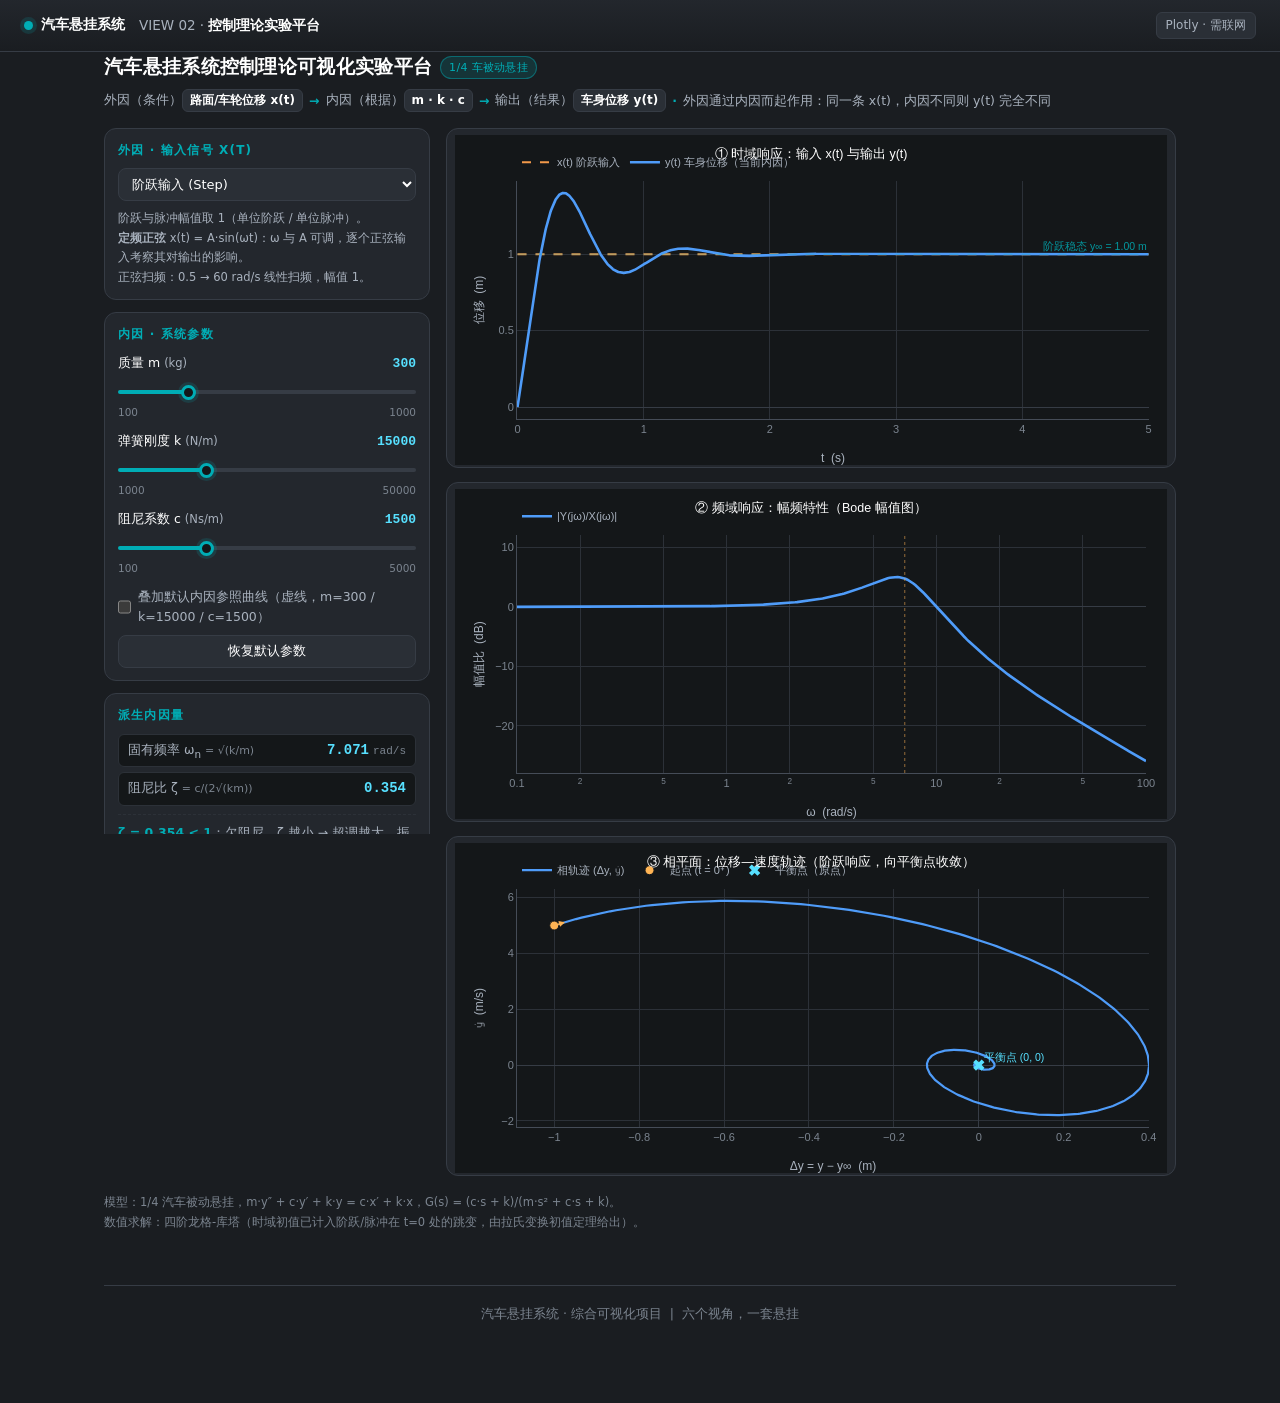
<file: modules/suspension-control-lab.html>
<!DOCTYPE html>
<html lang="zh-CN">
<head>
<meta charset="utf-8">
<meta name="viewport" content="width=device-width, initial-scale=1">
<title>汽车悬挂系统控制理论可视化实验平台</title>

<!-- 共享设计层：本页唯一的配色/字体/圆角来源（必须先于本页自己的样式表加载） -->
<link rel="stylesheet" href="../assets/theme.css">

<!-- ==========================================================================
     Plotly.js（CDN 引入）。
     说明：外部脚本标签（script src）在 file:// 下不受跨源策略限制，
     所以本文件可以直接双击打开；但 CDN 需要联网。

     这里必须用 defer：Plotly.js 有数 MB，实测本机从 CDN 取回有时要十几秒。
     若不加 defer，浏览器解析会停在这个标签上，整页（含离线提示）都出不来，
     用户看到的是一片空白；加了 defer 之后解析继续，界面与参数读数立刻可见，
     绘图库到位后再把三张图画上（defer 脚本保证在 DOMContentLoaded 之前执行完）。
     ========================================================================== -->
<script src="https://cdn.plot.ly/plotly-2.35.2.min.js" charset="utf-8" defer></script>

<style>
/* ======================= 主题 =======================
   本页不再自带任何配色变量：颜色 / 字体 / 圆角一律取自共享设计层 assets/theme.css
   （--bg / --panel / --panel-2 / --line / --fg / --fg-dim / --accent / --warn …）。
   这里只保留"摆在哪里"：栅格、尺寸、定位、间距。
   旧名对照（已全部并入共享 token）：
     --card→--panel   --card-2→--panel-2   --grid→--line   --accent-soft→--accent-soft */
*{margin:0;padding:0;box-sizing:border-box;}
html{background:var(--bg);}
body{
  background:var(--bg); color:var(--fg); padding:0 0 40px;
  font-family:var(--font-sans);
  font-size:14px; line-height:1.55;
}

/* ======================= 顶部标题栏（不含统一顶栏 header.sitebar） ======================= */
header:not(.sitebar){margin-bottom:16px;}
h1{font-size:19px; font-weight:600; letter-spacing:.3px; margin:0;}
h1 .badge{
  display:inline-block; margin-left:8px; padding:2px 8px; border-radius:999px;
  font-size:11px; font-weight:500; vertical-align:2px;
  color:var(--accent); background:var(--accent-soft); border:1px solid var(--accent-line);
}
.chain{
  margin-top:8px; font-size:12.5px; color:var(--fg-dim);
  display:flex; flex-wrap:wrap; align-items:center; gap:6px;
}
.chain b{color:var(--fg); font-weight:600;}
.chain .tag{padding:1px 7px; border-radius:var(--radius-xs); background:var(--panel-2); border:1px solid var(--line);}
.chain .arw{color:var(--accent); font-weight:700;}

/* ======================= 主体：左控制面板 + 右图区 ======================= */
main{display:grid; grid-template-columns:326px minmax(0,1fr); gap:16px; align-items:start;}
@media (max-width:900px){ main{grid-template-columns:1fr;} }

#panel{
  position:sticky; top:14px;
  /* 面板比视口高时可自己滚动，避免内容被裁掉却看不见。
     上限按 (视口高 − 194px) 取：面板尚在正常文档流中时（页首、还没触发 sticky），
     它的顶部并不在 top:14px，而在统一顶栏 .sitebar（约 48px）与页头（约 60px）之下；
     若仍按 100vh 留高，最下面一张卡片会落到视口之外——首次打开就觉得"少了一块"。 */
  max-height:calc(100vh - 194px); overflow-y:auto;
  display:flex; flex-direction:column; gap:12px;
}
.card{
  background:var(--panel); border:1px solid var(--line); border-radius:var(--radius); padding:12px 13px;
}
.card > h2{
  font-size:12px; font-weight:600; letter-spacing:1.2px; text-transform:uppercase;
  color:var(--accent); margin-bottom:9px;
}

/* ---------- 滑条 ---------- */
/* theme.css 的 .slider-row 是三列网格（标签 / 滑杆 / 读数），本页滑杆行是
   "标题 + 滑杆 + 量程"的竖排结构，故显式回到块级——只改摆位，配色仍用同一套 token
   （滑杆轨道/滑块观感由 theme.css 的 input[type=range] 提供，取值一一对应）。 */
.slider-row{display:block; margin-bottom:11px;}
.slider-row:last-child{margin-bottom:2px;}
.slider-head{display:flex; justify-content:space-between; align-items:baseline; font-size:12.5px; margin-bottom:5px;}
.slider-head .name{color:var(--fg);}
.slider-head .name em{font-style:normal; color:var(--fg-dim); font-size:11.5px;}
.slider-head .val{font-family:var(--font-mono); font-size:13px; color:var(--accent-2); font-weight:600;}
input[type=range]{
  -webkit-appearance:none; appearance:none; width:100%; height:4px; border-radius:3px;
  background:linear-gradient(90deg,var(--accent) 0%,var(--accent) var(--fill,50%),var(--line) var(--fill,50%),var(--line) 100%);
  outline:none; cursor:pointer;
}
input[type=range]::-webkit-slider-thumb{
  -webkit-appearance:none; appearance:none; width:15px; height:15px; border-radius:50%;
  background:var(--bg-deep); border:3px solid var(--accent); box-shadow:0 0 0 3px var(--accent-soft);
}
input[type=range]::-moz-range-thumb{
  width:15px; height:15px; border-radius:50%; background:var(--bg-deep); border:3px solid var(--accent);
}
.range-scale{display:flex; justify-content:space-between; font-size:10.5px; color:var(--fg-mute); margin-top:3px;}

/* ---------- ω 滑条上的"固有频率标记" ----------
   滑条外层要 position:relative，标记才能按百分比贴到轨道上（见 updateWnTick）。
   标记左边缘用 calc 按"滑块中心的行程"定位：轨道两端各留半个滑块宽度，
   否则在两端会与真实滑块位置差半个滑块宽（7.5px）。
   line-height:0 是必须的：range 是 inline-block，外层若按 body 的 line-height:1.55
   撑出行盒，外层高度会变成 ~21.7px 而不是轨道的 4px，top:50% 就会掉到轨道下方约 4px。 */
.slider-wrap{position:relative; line-height:0;}
.wn-tick{
  position:absolute; top:50%; transform:translate(-50%,-50%);
  width:18px; height:20px; padding:0; border:none; background:none; cursor:pointer;
  display:flex; align-items:center; justify-content:center;
}
.wn-tick .dot{
  width:9px; height:9px; border-radius:2px; transform:rotate(45deg);
  background:var(--warn); border:1px solid var(--bg-deep); box-shadow:0 0 0 2px rgba(255,180,84,.28);
  transition:filter .12s, box-shadow .12s;
}
.wn-tick:hover .dot, .wn-tick:focus-visible .dot{
  filter:brightness(1.18); box-shadow:0 0 0 4px rgba(255,180,84,.4);
}
.wn-tick:focus{outline:none;}
.tickmark{color:var(--warn); font-weight:600;}

/* ---------- 下拉框 ---------- */
/* 用 #panel 提高一级特异性：theme.css 里的 select 规则带属性选择器
   （input[type="number"], … , select），同权重时会把这里的尺寸盖掉。 */
#panel select{
  width:100%; padding:7px 9px; border-radius:var(--radius-sm); font-size:13px;
  background:var(--panel-2); color:var(--fg); border:1px solid var(--line); cursor:pointer;
}
#panel select:focus{outline:1px solid var(--accent);}

/* ---------- 派生参数与指标 ----------
   读数行 .stat 直接复用 theme.css 的 .row/.ro/.stat 三合一规则（--bg-deep 底 + --line-soft 描边
   + --radius-xs 圆角 + 等宽数值），这里只补这一摞行之间的间距与数值字号，不再自己写颜色。 */
.stat{margin-bottom:5px;}
.stat:last-child{margin-bottom:0;}
.stat .v{font-size:14px; font-weight:600;}
.sub{font-size:11px; color:var(--fg-mute); font-weight:400; margin-left:4px;}
#sysDesc{font-size:12.5px; color:var(--fg-dim); line-height:1.6; margin-top:8px;
  padding-top:8px; border-top:1px dashed var(--line-soft);}
#sysDesc b{color:var(--accent);}

/* ---------- 提示块 ---------- */
/* theme.css 的 .legend-note 是横向 flex（给图例用），本页这几处是成段说明文字，
   故显式回到块级；虚线/实线的颜色与三张图里的曲线一一对应（--s2 输入 / --s1 位移）。 */
.legend-note{display:block; font-size:11.5px; color:var(--fg-dim); line-height:1.7;}
.legend-note .dot{display:inline-block; width:16px; height:0; border-top-width:2px; vertical-align:4px; margin-right:5px;}
.legend-note .dot.dash{border-top-style:dashed; border-top-color:var(--s2);}
.legend-note .dot.solid{border-top-style:solid; border-top-color:var(--s1);}
.legend-note code{font-family:var(--font-mono); color:var(--accent); font-size:11.5px;}
label.chk{display:flex; align-items:center; gap:7px; font-size:12.5px; color:var(--fg-dim);
  cursor:pointer; margin-top:9px;}
label.chk input{accent-color:var(--accent); width:14px; height:14px; cursor:pointer;}
button#reset{
  margin-top:9px; width:100%; padding:7px; border-radius:var(--radius-sm); cursor:pointer; font-size:12.5px;
  background:var(--panel-2); color:var(--fg); border:1px solid var(--line);
}
button#reset:hover{border-color:var(--accent); color:var(--accent);}

/* ======================= 右侧图表区 ======================= */
#charts{display:flex; flex-direction:column; gap:14px; min-width:0;}
.chart-card{background:var(--panel); border:1px solid var(--line); border-radius:var(--radius); padding:6px 8px 2px;}
/* 图表容器必须有确定高度，Plotly 才能算出画布尺寸；min-height:0 防止 flex 撑住不让缩。
   高度是固定值（不靠 flex:1 撑开），所以下面加了页脚也不会把图压成 0 高。 */
.chart-box{
  height:330px; min-height:0; width:100%;
  background:transparent; border:0; border-radius:0;   /* 底色与描边由外层 .chart-card 提供 */
}
@media (max-height:760px){ .chart-box{height:290px;} }

/* 离线提示：配色/字号来自 theme.css 的 #warn，这里只留摆位与初始隐藏 */
#warn{display:none; margin-bottom:14px;}

/* 页脚说明（模型与数值方法）；统一页脚 .site-foot 紧随其后，样式来自 theme.css */
footer:not(.site-foot){margin-top:16px; font-size:11.5px; color:var(--fg-mute); line-height:1.8;}
</style>
</head>

<body>
<!-- 统一页面外壳（STYLE.md 第二节）。本页是可滚动的普通页面，故顶栏用非固定版本
     （不加 .sitebar--fixed，也不给 body 加 .has-sitebar--fixed）。 -->
<header class="sitebar">
  <a class="brand" href="../index.html">汽车悬挂系统</a>
  <span class="crumb">VIEW 02 · <b>控制理论实验平台</b></span>
  <span class="spacer"></span>
  <span class="tag tag--ghost">Plotly · 需联网</span>
</header>

<div class="wrap">
<header>
  <h1>汽车悬挂系统控制理论可视化实验平台<span class="badge">1/4 车被动悬挂</span></h1>
  <div class="chain">
    <span>外因（条件）<b class="tag">路面/车轮位移 x(t)</b></span>
    <span class="arw">→</span>
    <span>内因（根据）<b class="tag">m · k · c</b></span>
    <span class="arw">→</span>
    <span>输出（结果）<b class="tag">车身位移 y(t)</b></span>
    <span class="arw">·</span>
    <span>外因通过内因而起作用：同一条 x(t)，内因不同则 y(t) 完全不同</span>
  </div>
</header>

<div id="warn" style="display:block">
  ⏳ 正在加载绘图库 Plotly.js …（首次打开需联网，取回后自动出图；参数与指标不受影响）
</div>

<main>
  <!-- ==================== 左侧控制面板 ==================== -->
  <aside id="panel">

    <!-- 外因：输入信号 -->
    <section class="card">
      <h2>外因 · 输入信号 x(t)</h2>
      <select id="inputSel">
        <option value="step" selected>阶跃输入 (Step)</option>
        <option value="impulse">脉冲输入 (Impulse)</option>
        <option value="sine">定频正弦 (Sine · ω/A 可调)</option>
        <option value="chirp">正弦扫频 (Sine sweep)</option>
      </select>
      <div class="legend-note" style="margin-top:8px;">
        阶跃与脉冲幅值取 1（单位阶跃 / 单位脉冲）。<br>
        <b>定频正弦</b> x(t) = A·sin(ωt)：ω 与 A 可调，逐个正弦输入考察其对输出的影响。<br>
        正弦扫频：0.5 → 60 rad/s 线性扫频，幅值 1。
      </div>

      <!-- 定频正弦的外因参数：仅在"定频正弦"模式下显示 -->
      <div id="sineBox" style="display:none; margin-top:10px; padding-top:10px; border-top:1px dashed var(--line-soft);">
        <div class="slider-row">
          <div class="slider-head">
            <span class="name">激励频率 ω <em>(rad/s · 对数滑条)</em></span>
            <span class="val" id="wVal">7.071</span>
          </div>
          <div class="slider-wrap">
            <input type="range" id="wSlider" min="-1" max="2" step="0.0005" value="0.8495">
            <!-- 固有频率标记：位置随 m/k/c 变化，点击把 ω 跳到该点 -->
            <button type="button" id="wnTick" class="wn-tick" aria-label="跳到当前内因的固有频率 ωn">
              <span class="dot"></span>
            </button>
          </div>
          <div class="range-scale"><span>0.1</span><span>100</span></div>
        </div>
        <div class="slider-row">
          <div class="slider-head">
            <span class="name">激励幅值 A <em>(m)</em></span>
            <span class="val" id="aVal">1.000</span>
          </div>
          <input type="range" id="aSlider" min="0.1" max="5" step="0.05" value="1">
          <div class="range-scale"><span>0.1</span><span>5</span></div>
        </div>
        <div class="legend-note" style="margin-top:7px;">
          滑条上的 <span class="tickmark">◆ 橙色菱形</span> = 当前内因的固有频率
          ω<sub>n</sub> = √(k/m)，随 m / k / c 实时移动；<b>点击它</b>即可把 ω 直接跳到该点，
          方便看共振处的输出。
        </div>
      </div>
    </section>

    <!-- 内因：三个参数 -->
    <section class="card">
      <h2>内因 · 系统参数</h2>

      <div class="slider-row">
        <div class="slider-head">
          <span class="name">质量 m <em>(kg)</em></span>
          <span class="val" id="mVal">300</span>
        </div>
        <input type="range" id="mSlider" min="100" max="1000" step="10" value="300">
        <div class="range-scale"><span>100</span><span>1000</span></div>
      </div>

      <div class="slider-row">
        <div class="slider-head">
          <span class="name">弹簧刚度 k <em>(N/m)</em></span>
          <span class="val" id="kVal">15000</span>
        </div>
        <input type="range" id="kSlider" min="1000" max="50000" step="500" value="15000">
        <div class="range-scale"><span>1000</span><span>50000</span></div>
      </div>

      <div class="slider-row">
        <div class="slider-head">
          <span class="name">阻尼系数 c <em>(Ns/m)</em></span>
          <span class="val" id="cVal">1500</span>
        </div>
        <input type="range" id="cSlider" min="100" max="5000" step="50" value="1500">
        <div class="range-scale"><span>100</span><span>5000</span></div>
      </div>

      <label class="chk">
        <input type="checkbox" id="refToggle">
        叠加默认内因参照曲线（虚线，m=300 / k=15000 / c=1500）
      </label>
      <button id="reset">恢复默认参数</button>
    </section>

    <!-- 派生内因参数 -->
    <section class="card">
      <h2>派生内因量</h2>
      <div class="stat"><span class="k">固有频率 ω<sub>n</sub><span class="sub">= √(k/m)</span></span>
        <span class="v accent" id="statWn">7.071<span class="sub">rad/s</span></span></div>
      <div class="stat"><span class="k">阻尼比 ζ<span class="sub">= c/(2√(km))</span></span>
        <span class="v accent" id="statZeta">0.354</span></div>
      <div id="sysDesc"></div>
    </section>

    <!-- 性能指标 -->
    <section class="card">
      <h2>阶跃响应性能指标</h2>
      <div class="stat"><span class="k">最大超调量 σ</span><span class="v" id="statOs">—</span></div>
      <div class="stat"><span class="k">调节时间 t<sub>s</sub><span class="sub">2% 误差带</span></span><span class="v" id="statTs">—</span></div>
      <div class="stat"><span class="k">稳态值 y<sub>∞</sub></span><span class="v" id="statYss">—</span></div>
      <div class="legend-note" style="margin-top:9px;">
        三项指标均按 <b>阶跃输入</b> 计算（控制理论的标准定义），与所选输入信号无关；
        与所选输入相关的量体现在时域曲线与相平面上。
      </div>
    </section>

    <!-- 定频正弦响应（仅"定频正弦"模式下显示） -->
    <section class="card" id="sineCard" style="display:none">
      <h2>定频正弦响应（外因 → 结果）</h2>
      <div class="stat"><span class="k">激励频率 ω</span><span class="v accent" id="sineW">—</span></div>
      <div class="stat"><span class="k">理论幅值比 |G(jω)|</span><span class="v" id="sineRatioT">—</span></div>
      <div class="stat"><span class="k">实测幅值比（末周期）</span><span class="v" id="sineRatioM">—</span></div>
      <div class="stat"><span class="k">相位滞后 φ</span><span class="v" id="sinePhi">—</span></div>
      <div class="stat"><span class="k">输出稳态幅值</span><span class="v" id="sineAmp">—</span></div>
      <div class="legend-note" style="margin-top:9px;">
        理论值由 <code>|G(jω)| = |k + jωc| / |(k − mω²) + jωc|</code> 解析给出；
        实测值从数值解的末周期峰谷差量取，除以输入幅值 A 得到。<br>
        两者一致，即验证了同一个正弦外因经不同内因（m/k/c）得到不同输出的频域规律；
        输入幅值 A 线性放大输出（线性系统），而 ω 改变的是<b>幅值比</b>本身。
      </div>
    </section>

    <!-- 图例说明 -->
    <section class="card">
      <h2>读图说明</h2>
      <div class="legend-note">
        <span class="dot dash"></span>虚线：输入 x(t)——<b>外因</b><br>
        <span class="dot solid"></span>实线：输出 y(t)——<b>结果</b><br>
        <br>
        ① 时域：拖滑条时曲线实时重绘，观察同一 x(t) 下 y(t) 的变化。
        选"定频正弦"时图窗按周期自动展宽（3 个周期，5~60 s），可看清稳态的幅值与相位差。<br>
        ② 频域：共振峰高度由 ζ 决定，ω<sub>n</sub> 决定峰的位置；
        选"定频正弦"时曲线上以红圈标出当前工作点 ω。<br>
        ③ 相平面：横轴取 <code>Δy = y − y∞</code>（偏离平衡的量），
        故平衡点落在原点，轨迹螺旋收敛即为稳定。
      </div>
    </section>
  </aside>

  <!-- ==================== 右侧图表区 ==================== -->
  <section id="charts">
    <div class="chart-card"><div class="chart-box" id="chart1"></div></div>
    <div class="chart-card"><div class="chart-box" id="chart2"></div></div>
    <div class="chart-card"><div class="chart-box" id="chart3"></div></div>
  </section>
</main>

<footer>
  模型：1/4 汽车被动悬挂，m·y″ + c·y′ + k·y = c·x′ + k·x，G(s) = (c·s + k)/(m·s² + c·s + k)。<br>
  数值求解：四阶龙格-库塔（时域初值已计入阶跃/脉冲在 t=0 处的跳变，由拉氏变换初值定理给出）。
</footer>

<!-- 统一页脚（STYLE.md 第二节） -->
<footer class="site-foot">汽车悬挂系统 · 综合可视化项目 &nbsp;|&nbsp; 六个视角，一套悬挂</footer>
</div><!-- /.wrap -->

<script>
/* ============================================================================
   第一部分：核心数学（纯函数，不含任何 DOM 操作）
   —— 这一段用标记围起，可被原样抽到 Node.js 中做数值验证（见交付说明）
   ============================================================================ */
/*==CORE-MATH-START==*/

var UNIT_AMPLITUDE = 1;             // 单位阶跃 / 单位脉冲 / 单位幅值扫频
var T_DISPLAY = 5;                  // 时域图窗长度 (s)
var N_DISPLAY = 2000;               // 时域图窗采样点数
var CHIRP = { w0: 0.5, w1: 60 };    // 正弦扫频：0.5 → 60 rad/s（线性扫频）
var SINE_DEFAULT = { w: 7.071, A: 1 };   // 定频正弦默认工作点（ω 取默认内因的 ωn=√(k/m)）
var SINE_WIN = { minT: T_DISPLAY, maxT: 60, periods: 3, ptsPerPeriod: 40 };  // 定频正弦时域图窗的自适应规则

/* 由内因 (m, k, c) 派生出固有频率 ωn 与阻尼比 ζ
   ωn = √(k/m)，ζ = c / (2√(km))；注意 c/m = 2ζωn、k/m = ωn²，
   于是 G(s) = (2ζωn·s + ωn²)/(s² + 2ζωn·s + ωn²)。*/
function deriveParams(m, k, c) {
  var wn = Math.sqrt(k / m);
  var zeta = c / (2 * Math.sqrt(k * m));
  var wd = wn * Math.sqrt(Math.abs(1 - zeta * zeta));   // 有阻尼固有频率（ζ<1 时有物理意义）
  return { wn: wn, zeta: zeta, wd: wd };
}

/* 外因信号 x(t) 及其导数 x'(t)：结果写入 out 对象，避免高频循环中反复分配内存。
   参数 w 只对正弦类信号有意义（定频正弦的角频率）。
   - step   : x = A（t>0），x' = 0；t=0 处的跳变由初值条件承担
   - impulse: δ(t) 只在 t=0 有定义，t>0 时 u = u' = 0，跳变由初值条件承担
   - sine   : 定频正弦 u = A·sin(ωt)，u' = A·ω·cos(ωt)
   - chirp  : 线性扫频，瞬时角频率 w(t)=w0+(w1-w0)t/T，相位为其积分 */
function inputInto(out, type, t, A, T, w) {
  if (type === 'step')    { out.u = A; out.du = 0; return out; }
  if (type === 'impulse') { out.u = 0; out.du = 0; return out; }
  if (type === 'sine') {
    out.u  =  A * Math.sin(w * t);
    out.du =  A * w * Math.cos(w * t);
    return out;
  }
  var w0 = CHIRP.w0, w1 = CHIRP.w1;
  var wc = w0 + (w1 - w0) * t / T;
  var phi = w0 * t + (w1 - w0) * t * t / (2 * T);
  out.u  =  A * Math.sin(phi);
  out.du =  A * wc * Math.cos(phi);
  return out;
}

/* t = 0+ 的初值 [y(0+), y'(0+)]，由拉氏变换初值定理给出，已把 t=0 处的跳变计入。
   对 G(s) = (b1·s + b0)/(s² + a1·s + a0)（此处 b1 = 2ζωn, b0 = ωn², a1 = 2ζωn, a0 = ωn²）：
     阶跃：y(0+) = 0，      y'(0+) = cA/m = 2ζωn·A
     脉冲：y(0+) = b1·A，   y'(0+) = (b0 − a1·b1)·A = ωn²(1 − 4ζ²)·A
     正弦（定频/扫频）：从 0 平滑起步，y(0+) = y'(0+) = 0 */
function initialConditions(p, type, A) {
  if (type === 'step')    return [0, 2 * p.zeta * p.wn * A];
  if (type === 'impulse') return [2 * p.zeta * p.wn * A, p.wn * p.wn * (1 - 4 * p.zeta * p.zeta) * A];
  return [0, 0];
}

/* 四阶龙格-库塔积分。
   状态 s = [y, y']，微分方程化为
       y'  = v
       v'  = −(k/m)·y − (c/m)·v + (k/m)·u(t) + (c/m)·u'(t)
   返回 {t, x, y, v, p}（均为与 t 等长的定长数组）。
   w 为定频正弦的角频率（type 非 'sine' 时可省）。 */
function simulate(m, k, c, type, T, N, A, w) {
  var p = deriveParams(m, k, c);
  var km = k / m, cm = c / m;
  var dt = T / (N - 1);
  var ic = initialConditions(p, type, A);
  var t = new Float64Array(N), x = new Float64Array(N);
  var y = new Float64Array(N), v = new Float64Array(N);
  var I1 = { u: 0, du: 0 }, I2 = { u: 0, du: 0 };

  var s0 = ic[0], s1 = ic[1];
  var h = dt / 2, i, tt, k1a, k1b, k2a, k2b, k3a, k3b, k4a, k4b;

  for (i = 0; i < N; i++) {
    tt = i * dt;
    inputInto(I1, type, tt, A, T, w);
    t[i] = tt; x[i] = I1.u; y[i] = s0; v[i] = s1;
    if (i === N - 1) break;

    // 第 1 段：k1 = f(s, t)
    inputInto(I1, type, tt, A, T, w);
    k1a = s1;
    k1b = -km * s0 - cm * s1 + km * I1.u + cm * I1.du;

    // 第 2 段：k2 = f(s + h·k1, t + h)
    inputInto(I2, type, tt + h, A, T, w);
    k2a = s1 + h * k1b;
    k2b = -km * (s0 + h * k1a) - cm * (s1 + h * k1b) + km * I2.u + cm * I2.du;

    // 第 3 段：k3 = f(s + h·k2, t + h)
    inputInto(I2, type, tt + h, A, T, w);
    k3a = s1 + h * k2b;
    k3b = -km * (s0 + h * k2a) - cm * (s1 + h * k2b) + km * I2.u + cm * I2.du;

    // 第 4 段：k4 = f(s + dt·k3, t + dt)
    inputInto(I2, type, tt + dt, A, T, w);
    k4a = s1 + dt * k3b;
    k4b = -km * (s0 + dt * k3a) - cm * (s1 + dt * k3b) + km * I2.u + cm * I2.du;

    s0 += dt / 6 * (k1a + 2 * k2a + 2 * k3a + k4a);
    s1 += dt / 6 * (k1b + 2 * k2b + 2 * k3b + k4b);
  }
  return { t: t, x: x, y: y, v: v, p: p, dt: dt };
}

/* 阶跃响应性能指标。
   注意：本系统分子带一个零点（s = −k/c），所以教科书上"无零点二阶系统"的
   σ = e^(−πζ/√(1−ζ²)) 公式在这里不适用，超调量必须从实际响应曲线上量取。
   计算窗口独立于 5 s 图窗（慢系统可能在图窗外才稳定），并给出 tsInWindow 标记。 */
function stepMetrics(m, k, c, A) {
  var p = deriveParams(m, k, c);
  var zw = Math.max(p.zeta * p.wn, 1e-9);
  var horizon = Math.min(Math.max(12, 12 / zw), 400);            // 计算窗口 (s)
  var dtTarget = Math.min(0.002, 0.05 / Math.max(p.wn, 1e-9));   // 目标积分步长
  var N = Math.min(Math.max(Math.ceil(horizon / dtTarget), 4000), 80000);
  var r = simulate(m, k, c, 'step', horizon, N, A);

  var yss = A, peak = -Infinity, peakTime = 0, i;
  for (i = 0; i < N; i++) if (r.y[i] > peak) { peak = r.y[i]; peakTime = r.t[i]; }
  var overshoot = peak > yss ? (peak - yss) / Math.abs(yss) * 100 : 0;

  // 调节时间：最后一个落在 2% 误差带之外的时刻
  var band = 0.02 * Math.abs(yss), ts = 0;
  for (i = N - 1; i >= 0; i--) if (Math.abs(r.y[i] - yss) > band) { ts = r.t[i]; break; }

  return {
    wn: p.wn, zeta: p.zeta, wd: p.wd, yss: yss,
    overshoot: overshoot, peak: peak, peakTime: peakTime,
    ts: ts, horizon: horizon, dt: horizon / N,   // dt 一并给出：指标自身的量化误差即由此界定
    tsInWindow: ts <= T_DISPLAY + 1e-9,     // 调节时间是否落在 5 s 图窗内
    tsReliable: ts < horizon * 0.95         // 计算窗口内确实稳定下来了吗
  };
}

/* 幅频特性 |G(jω)|，返回 dB。
   G(jω) = (k + jωc) / ((k − mω²) + jωc) */
function magnitudeDb(m, k, c, w) {
  var num = Math.hypot(k, w * c);
  var den = Math.hypot(k - m * w * w, w * c);
  return 20 * Math.log10(num / den);
}

/* 对数等分频率网格 */
function logGrid(wMin, wMax, N) {
  var a = new Float64Array(N), lo = Math.log10(wMin), hi = Math.log10(wMax);
  for (var i = 0; i < N; i++) a[i] = Math.pow(10, lo + (hi - lo) * i / (N - 1));
  return a;
}

/* 幅频曲线的共振峰（在细密网格上取最大值，比解析求导稳健） */
function resonancePeak(m, k, c) {
  var grid = logGrid(0.1, 100, 1200), best = -Infinity, bestW = 0;
  for (var i = 0; i < grid.length; i++) {
    var dB = magnitudeDb(m, k, c, grid[i]);
    if (dB > best) { best = dB; bestW = grid[i]; }
  }
  return { w: bestW, db: best };
}

/* 相平面轨迹（阶跃输入，偏差坐标）：
   Δy = y − y∞，ġ 用 y' 本身，于是平衡点恰好落在原点 (0, 0)。 */
function stepPhase(m, k, c, A) {
  var r = simulate(m, k, c, 'step', T_DISPLAY, N_DISPLAY, A);
  var dy = new Float64Array(N_DISPLAY);
  for (var i = 0; i < N_DISPLAY; i++) dy[i] = r.y[i] - A;
  return { t: r.t, dy: dy, v: r.v, y: r.y };
}

/* ---------- 定频正弦：外因 ω/A 可变，逐个正弦考察其对输出的影响 ---------- */

/* 幅值比（无量纲），由 |G(jω)| = |k + jωc| / |(k − mω²) + jωc| 直接给出。
   与 magnitudeDb 是同一条式子的两种写法，互为对照。 */
function magnitudeRatio(m, k, c, w) {
  return Math.hypot(k, w * c) / Math.hypot(k - m * w * w, w * c);
}

/* 相位滞后（度）：φ(ω) = arg(k + jωc) − arg((k − mω²) + jωc)。
   分子零点使高频段相位回升，故 φ 从 0° 出发、在共振区最负、再回到 −90°，
   结果归一到 (−180°, 180°]。负值表示输出滞后于输入。 */
function phaseDeg(m, k, c, w) {
  var wc = w * c;
  var phi = Math.atan2(wc, k) - Math.atan2(wc, k - m * w * w);
  while (phi <= -Math.PI) phi += 2 * Math.PI;
  while (phi >  Math.PI) phi -= 2 * Math.PI;
  return phi * 180 / Math.PI;
}

/* 定频正弦的时域图窗：至少 minT=5 s，至多 maxT=60 s，目标显示 periods=3 个周期，
   并按 ptsPerPeriod 点/周期保证波形足够光滑（不低于 N_DISPLAY 点，防止瞬态段被画糙）。 */
function sineWindow(w) {
  var period = 2 * Math.PI / w;
  var T = Math.min(Math.max(SINE_WIN.periods * period, SINE_WIN.minT), SINE_WIN.maxT);
  var N = Math.min(Math.max(Math.ceil(SINE_WIN.ptsPerPeriod * T / period), N_DISPLAY), 20000);
  return { period: period, T: T, N: N };
}

/* 定频正弦响应：一段足够长的积分，末周期已进入稳态，于其中量取输出幅值。
   - 理论幅值比 ratioTheory = |G(jω)|（解析式，与积分无关）
   - 实测幅值比 ratio       = 末周期 (max−min)/2 / A（从数值解量取）
   两者若一致，即"同一正弦外因经不同内因得到不同输出"的频域证据。
   stable 由末两周期幅值之差判定，避免把尚未稳态的读数当真。 */
function sineResponse(m, k, c, A, w) {
  var p = deriveParams(m, k, c);
  var period = 2 * Math.PI / w;
  var decay = Math.max(p.zeta * p.wn, 1e-9);              // 瞬态 e^(−ζωn·t) 的衰减率
  var T = Math.min(Math.max(10 / decay, 4 * period), 600); // 跑够 + 覆盖至少 4 个周期
  var dtMax = Math.min(period / 120, 0.02);                // 每周期至少 120 点
  var N = Math.min(Math.max(Math.ceil(T / dtMax), 4000), 60000);
  var r = simulate(m, k, c, 'sine', T, N, A, w);

  var tLast = T - period, tPrev = T - 2 * period;
  var hi = -Infinity, lo = Infinity, hi2 = -Infinity, lo2 = Infinity;
  for (var i = 0; i < N; i++) {
    var ti = r.t[i], yi = r.y[i];
    if (ti >= tLast) { if (yi > hi) hi = yi; if (yi < lo) lo = yi; }
    else if (ti >= tPrev) { if (yi > hi2) hi2 = yi; if (yi < lo2) lo2 = yi; }
  }
  var amp = (hi - lo) / 2;
  var ampPrev = (hi2 > -Infinity && lo2 < Infinity) ? (hi2 - lo2) / 2 : amp;
  var ratio = Math.abs(A) > 0 ? amp / Math.abs(A) : 0;
  var ratioTheory = magnitudeRatio(m, k, c, w);

  return {
    w: w, A: A, period: period, T: T, horizon: T, dt: T / N,
    amp: amp, ampPrev: ampPrev,
    ratio: ratio, ratioTheory: ratioTheory,
    ratioErr: ratioTheory > 0 ? Math.abs(ratio - ratioTheory) / ratioTheory : 0,
    phaseDeg: phaseDeg(m, k, c, w),
    stable: amp > 0 ? Math.abs(amp - ampPrev) / amp < 0.02 : false
  };
}

/*==CORE-MATH-END==*/


/* ============================================================================
   第二部分：页面装配与渲染（DOM / Plotly 相关，不属于核心数学）
   ============================================================================ */

/* ---------- 常量与状态 ---------- */
var DEFAULT_PARAMS = { m: 300, k: 15000, c: 1500 };   // 默认内因
var REF_PARAMS     = { m: 300, k: 15000, c: 1500 };   // 参照曲线的内因（固定不变）

var state = { m: 300, k: 15000, c: 1500, input: 'step', ref: false,
              w: SINE_DEFAULT.w, amp: SINE_DEFAULT.A };

var PLOT_CONFIG = {
  responsive: true,
  displaylogo: false,
  modeBarButtonsToRemove: ['select2d', 'lasso2d', 'autoScale2d', 'toggleSpikelines']
};

/* 统一坐标轴样式。
   图表里的颜色只能写字面量，故一律取 assets/theme.css 中 token 的同一个值，并在紧邻处注明 token。
   坐标文字用 --fg-mute/--fg-dim，网格线用 --line-soft（比 --line 更弱，不刺眼），轴线用 --line/--line-strong。 */
function ax(titleText) {
  return {
    title: { text: titleText, font: { color: '#a9b2be', size: 12 } },   // --fg-dim（坐标轴标题）
    gridcolor: '#2c3138',                                              // --line-soft（网格线）
    zerolinecolor: '#363c45',                                          // --line（零线）
    linecolor: '#454c57',                                              // --line-strong（轴线/边框）
    tickfont: { color: '#7b848f', size: 11 },                          // --fg-mute（刻度文字）
    automargin: true
  };
}
var LAYOUT_BASE = {
  paper_bgcolor: '#141719', plot_bgcolor: '#141719',                   // --bg-deep（图表底色/画布）
  font: { color: '#a9b2be', family: '"Segoe UI","Microsoft YaHei",sans-serif', size: 11 },  // --fg-dim
  margin: { l: 62, r: 18, t: 46, b: 46 },
  showlegend: true,
  legend: { orientation: 'h', x: 0, y: 1.14, bgcolor: 'rgba(0,0,0,0)', font: { size: 11 } },
  title: { font: { color: '#ffffff', size: 12.5 } }                    // --fg（图表标题）
};

/* ---------- DOM 引用 ---------- */
var el = {};
['mSlider', 'kSlider', 'cSlider', 'mVal', 'kVal', 'cVal', 'inputSel', 'refToggle',
 'reset', 'statWn', 'statZeta', 'statOs', 'statTs', 'statYss', 'sysDesc',
 'sineBox', 'sineCard', 'wSlider', 'aSlider', 'wVal', 'aVal', 'wnTick',
 'sineW', 'sineRatioT', 'sineRatioM', 'sinePhi', 'sineAmp',
 'chart1', 'chart2', 'chart3', 'warn'].forEach(function (id) { el[id] = document.getElementById(id); });

/* ---------- 工具函数 ---------- */
function fmt(x, n) { return (Math.abs(x) < 1e-12 ? 0 : x).toFixed(n); }
function toArr(typed) { return Array.prototype.slice.call(typed); }

/* 滑条填充比例（让已选区间着色） */
function paintSlider(slider) {
  var pct = (slider.value - slider.min) / (slider.max - slider.min) * 100;
  slider.style.setProperty('--fill', pct + '%');
}

/* ω 滑条上"固有频率标记"的位置。
   ω 滑条的值本身就是 log10(ω)，min/max 即 log10(0.1) 与 log10(100)，
   所以固有频率 ωn 在对数刻度上的相对位置就是下面的 x（0~1）。
   返回归一化位置，与具体像素无关，便于单独验证。 */
function wnTickX(m, k, c) {
  var wn = deriveParams(m, k, c).wn;
  var lo = parseFloat(el.wSlider.min), hi = parseFloat(el.wSlider.max);
  var x = (Math.log10(wn) - lo) / (hi - lo);
  return Math.min(1, Math.max(0, x));   // m/k/c 的取值范围内 ωn 始终落在 [1, 22.4]，钳位只是保险
}

/* 把标记摆到滑条上（滑条外层 .slider-wrap 是 position:relative）。
   轨道两端各留半个滑块宽度 RANGE_THUMB/2，使标记与滑块中心严格对齐。 */
var RANGE_THUMB = 15;                   // 与 CSS 中 input[type=range] 滑块宽度一致
function updateWnTick() {
  var wn = deriveParams(state.m, state.k, state.c).wn;
  var x = wnTickX(state.m, state.k, state.c);
  el.wnTick.style.left = 'calc(' + (RANGE_THUMB / 2) + 'px + (100% - ' + RANGE_THUMB + 'px) * ' + x + ')';
  el.wnTick.title = '当前内因的固有频率 ωn = ' + fmt(wn, 3) + ' rad/s（随 m/k/c 变化）——点击把激励频率 ω 跳到该点';
}

/* 从界面读回内因与外因（唯一的状态入口） */
function readUI() {
  state.m = parseFloat(el.mSlider.value);
  state.k = parseFloat(el.kSlider.value);
  state.c = parseFloat(el.cSlider.value);
  state.input = el.inputSel.value;
  state.ref = el.refToggle.checked;
  // 定频正弦的外因：频率滑条走的是 log10(ω)（0.1 → 100 rad/s 在对数刻度上均匀）
  state.w = Math.pow(10, parseFloat(el.wSlider.value));
  state.amp = parseFloat(el.aSlider.value);
  var isSine = state.input === 'sine';
  el.mVal.textContent = state.m;
  el.kVal.textContent = state.k;
  el.cVal.textContent = state.c;
  el.wVal.textContent = fmt(state.w, 3);
  el.aVal.textContent = fmt(state.amp, 3);
  el.sineBox.style.display = isSine ? 'block' : 'none';
  el.sineCard.style.display = isSine ? 'block' : 'none';
  paintSlider(el.mSlider); paintSlider(el.kSlider); paintSlider(el.cSlider);
  paintSlider(el.wSlider); paintSlider(el.aSlider);
  updateWnTick();          // 内因一变，滑条上的固有频率标记就要跟着挪
}

/* ---------- 指标缓存（参数不变时不必重算长时间窗） ---------- */
var metricsCache = { key: '', val: null };
function metricsFor(m, k, c) {
  var key = m + '|' + k + '|' + c;
  if (metricsCache.key !== key) {
    metricsCache = { key: key, val: stepMetrics(m, k, c, UNIT_AMPLITUDE) };
  }
  return metricsCache.val;
}

/* ---------- 定频正弦响应缓存（拖滑条时避免同一组参数重复长时间积分） ---------- */
var sineCache = { key: '', val: null };
function sineFor(m, k, c, A, w) {
  var key = m + '|' + k + '|' + c + '|' + A + '|' + w;
  if (sineCache.key !== key) {
    sineCache = { key: key, val: sineResponse(m, k, c, A, w) };
  }
  return sineCache.val;
}

/* ---------- 组装三个图表的数据与布局 ---------- */
function buildModel() {
  var m = state.m, k = state.k, c = state.c, p = deriveParams(m, k, c);
  var met = metricsFor(m, k, c);

  var isSine = state.input === 'sine';
  var A = isSine ? state.amp : UNIT_AMPLITUDE;    // 外因幅值：定频正弦可调，其余取单位幅值
  var win = isSine ? sineWindow(state.w) : { period: 0, T: T_DISPLAY, N: N_DISPLAY };
  var sr = isSine ? sineFor(m, k, c, A, state.w) : null;

  /* ---- 图 1：时域响应 ---- */
  var r = simulate(m, k, c, state.input, win.T, win.N, A, state.w);
  var ymax = 0, i;
  for (i = 0; i < r.y.length; i++) ymax = Math.max(ymax, Math.abs(r.y[i]));

  var xTrace, extraAnno = [];
  if (state.input === 'impulse') {
    // δ(t) 无法直接画成曲线，用一条窄三角脉冲示意，并在标注中说明
    var hgt = Math.max(ymax * 1.15, 1e-6);
    xTrace = {
      x: [0, 0.045, 0.09], y: [0, hgt, 0], name: 'x(t) = δ(t)（示意脉冲）',
      mode: 'lines', line: { color: '#f2994a', width: 2, dash: 'dash' }, hoverinfo: 'skip'   // --s2 输入/路面
    };
    extraAnno.push({
      x: 0.09, y: hgt, xref: 'x', yref: 'y', text: 'δ(t)', showarrow: false,
      font: { color: '#f2994a', size: 11 }, xanchor: 'left', yanchor: 'middle'              // --s2
    });
  } else {
    var xName = state.input === 'step' ? 'x(t) 阶跃输入'
              : (state.input === 'sine' ? 'x(t) = A·sin(ωt)（外因，A=' + fmt(A, 2) + '）'
                                        : 'x(t) 扫频输入');
    xTrace = {
      x: toArr(r.t), y: toArr(r.x), name: xName,
      mode: 'lines', line: { color: '#f2994a', width: 2, dash: 'dash' }   // --s2 输入/路面（虚线 = 外因）
    };
  }

  var d1 = [xTrace, {
    x: toArr(r.t), y: toArr(r.y), name: 'y(t) 车身位移（当前内因）',
    mode: 'lines', line: { color: '#4f9cf9', width: 2.6 }   // --s1 位移
  }];
  if (state.ref) {
    var rr = simulate(REF_PARAMS.m, REF_PARAMS.k, REF_PARAMS.c, state.input, win.T, win.N, A, state.w);
    d1.push({
      x: toArr(rr.t), y: toArr(rr.y), name: 'y(t) 参照内因（默认 m/k/c）',
      mode: 'lines', line: { color: '#2fbf8f', width: 1.5, dash: 'dot' }   // --s3 被动悬挂（参照）
    });
  }

  // 参考线：阶跃给出稳态值 y∞；定频正弦给出稳态幅值 ±|G(jω)|·A
  var shapes1, anno1;
  if (isSine) {
    var ampOut = sr.ratioTheory * Math.abs(A);
    shapes1 = [
      { type: 'line', x0: 0, x1: win.T, y0:  ampOut, y1:  ampOut,
        line: { color: 'rgba(0,173,181,.35)', width: 1, dash: 'dash' } },   // --accent 35%：稳态参考线
      { type: 'line', x0: 0, x1: win.T, y0: -ampOut, y1: -ampOut,
        line: { color: 'rgba(0,173,181,.35)', width: 1, dash: 'dash' } }
    ];
    anno1 = extraAnno.concat([{
      x: win.T, y: ampOut, xref: 'x', yref: 'y', xanchor: 'right', yanchor: 'bottom',
      text: '稳态幅值 ±|G(jω)|·A = ' + fmt(ampOut, 3) + ' m', showarrow: false,
      font: { color: 'rgba(0,173,181,.85)', size: 10.5 }   // --accent 85%：稳态标注文字
    }]);
  } else {
    shapes1 = [{ type: 'line', x0: 0, x1: win.T, y0: met.yss, y1: met.yss,
                 line: { color: 'rgba(0,173,181,.35)', width: 1, dash: 'dash' } }];
    anno1 = extraAnno.concat([{
      x: win.T, y: met.yss, xref: 'x', yref: 'y', xanchor: 'right', yanchor: 'bottom',
      text: '阶跃稳态 y∞ = ' + fmt(met.yss, 2) + ' m', showarrow: false,
      font: { color: 'rgba(0,173,181,.85)', size: 10.5 }   // --accent 85%：稳态标注文字
    }]);
  }

  var l1 = Object.assign({}, LAYOUT_BASE, {
    title: { text: '① 时域响应：输入 x(t) 与输出 y(t)' + (isSine ? '（定频正弦，图窗 ' + fmt(win.T, 1) + ' s ≈ 3 个周期）' : ''),
            font: { color: '#ffffff', size: 12.5 } },
    xaxis: ax('t  (s)'),
    yaxis: ax('位移  (m)'),
    hovermode: 'x unified',
    shapes: shapes1,
    annotations: anno1
  });

  /* ---- 图 2：幅频特性 ---- */
  var wg = logGrid(0.1, 100, 320);
  var dbArr = new Array(wg.length);
  for (i = 0; i < wg.length; i++) dbArr[i] = magnitudeDb(m, k, c, wg[i]);
  var pk = resonancePeak(m, k, c);

  var d2 = [{
    x: toArr(wg), y: dbArr, name: '|Y(jω)/X(jω)|',
    mode: 'lines', line: { color: '#4f9cf9', width: 2.6 }   // --s1 位移传递比（位移类）
  }];
  var shapes2 = [{ type: 'line', x0: p.wn, x1: p.wn, y0: 0, y1: 1, yref: 'paper',
                   line: { color: 'rgba(255,180,84,.55)', width: 1, dash: 'dot' } }];   // --warn 55%：ωn 参考线
  var anno2 = [{
    x: p.wn, y: 1, xref: 'x', yref: 'paper', xanchor: 'left', yanchor: 'top',
    text: ' ωn = ' + fmt(p.wn, 3), showarrow: false, font: { color: '#ffb454', size: 10.5 }   // --warn
  }, {
    x: pk.w, y: pk.db, xref: 'x', yref: 'y', xanchor: 'center', yanchor: 'bottom',
    text: '共振峰 ' + fmt(pk.db, 2) + ' dB @ ' + fmt(pk.w, 2) + ' rad/s',
    showarrow: true, arrowhead: 2, arrowcolor: '#ffb454', arrowwidth: 1,                 // --warn
    font: { color: '#ffb454', size: 10.5 }, ax: 0, ay: -26                                // --warn
  }];
  if (isSine) {
    // 当前工作点：横坐标 ω、纵坐标 |G(jω)|，与时域图的稳态幅值互相印证
    var dbNow = magnitudeDb(m, k, c, state.w);
    d2.push({
      x: [state.w], y: [dbNow], name: '当前正弦工作点 ω', mode: 'markers+text',
      marker: { color: '#57e0ff', size: 12, symbol: 'circle-open', line: { width: 2.5 } },   // --accent-2 当前状态点
      text: ['ω = ' + fmt(state.w, 3)], textposition: 'top right',
      textfont: { color: '#57e0ff', size: 10.5 }                                             // --accent-2
    });
    shapes2.push({ type: 'line', x0: state.w, x1: state.w, y0: 0, y1: 1, yref: 'paper',
                   line: { color: 'rgba(87,224,255,.5)', width: 1, dash: 'dot' } });          // --accent-2 50%
  }
  var l2 = Object.assign({}, LAYOUT_BASE, {
    title: { text: '② 频域响应：幅频特性（Bode 幅值图）', font: { color: '#ffffff', size: 12.5 } },
    xaxis: Object.assign(ax('ω  (rad/s)'), { type: 'log', range: [Math.log10(0.1), Math.log10(100)] }),
    yaxis: ax('幅值比  (dB)'),
    shapes: shapes2,
    annotations: anno2
  });

  /* ---- 图 3：相平面（阶跃输入，偏差坐标） ---- */
  var ph = stepPhase(m, k, c, UNIT_AMPLITUDE);
  var n = ph.dy.length;
  var d3 = [
    { x: toArr(ph.dy), y: toArr(ph.v), name: '相轨迹 (Δy, ẏ)',
      mode: 'lines', line: { color: '#4f9cf9', width: 2.2 } },   // --s1 位移-速度轨迹（位移类）
    { x: [ph.dy[0]], y: [ph.v[0]], name: '起点 (t = 0⁺)',
      mode: 'markers', marker: { color: '#ffb454', size: 9, line: { color: '#141719', width: 1 } } },   // --warn 起点 / --bg-deep 描边
    { x: [0], y: [0], name: '平衡点（原点）',
      mode: 'markers', marker: { color: '#57e0ff', size: 10, symbol: 'x' } }   // --accent-2 平衡点
  ];
  var l3 = Object.assign({}, LAYOUT_BASE, {
    title: { text: '③ 相平面：位移—速度轨迹（阶跃响应，向平衡点收敛）', font: { color: '#ffffff', size: 12.5 } },
    xaxis: ax('Δy = y − y∞  (m)'),
    yaxis: ax('ẏ  (m/s)'),
    annotations: [{
      x: ph.dy[Math.min(2, n - 1)], y: ph.v[Math.min(2, n - 1)],
      ax: ph.dy[0], ay: ph.v[0], xref: 'x', yref: 'y', axref: 'x', ayref: 'y',
      showarrow: true, arrowhead: 2, arrowcolor: '#ffb454', arrowwidth: 1.2, text: ''   // --warn
    }, {
      x: 0, y: 0, xref: 'x', yref: 'y', xanchor: 'left', yanchor: 'bottom',
      text: ' 平衡点 (0, 0)', showarrow: false, font: { color: '#57e0ff', size: 10.5 }   // --accent-2
    }]
  });

  return { d1: d1, l1: l1, d2: d2, l2: l2, d3: d3, l3: l3,
           met: met, p: p, res: r, sine: sr, win: win, amp: A, isSine: isSine };
}

/* ---------- 系统性质描述（把参数翻译成人话） ---------- */
function describeSystem(p, met) {
  var z = p.zeta, s;
  if (z < 0.02) {
    s = '<b>ζ ≈ 0</b>：几乎无阻尼，等幅振荡、能量无法耗散——外因一旦激起，响应永不衰减。';
  } else if (z < 1) {
    s = '<b>ζ = ' + fmt(z, 3) + ' &lt; 1</b>：欠阻尼。ζ 越小 → 超调越大、振荡越久、共振峰越高。';
  } else if (z < 1.001) {
    s = '<b>ζ ≈ 1</b>：临界阻尼，无超调条件下最快的响应。';
  } else {
    s = '<b>ζ = ' + fmt(z, 3) + ' &gt; 1</b>：过阻尼。无超调，但两点实极点中慢极点主导，响应迟缓。';
  }
  if (!met.tsReliable) {
    s += '<br>响应过慢，调节时间已超出本页计算窗口（' + fmt(met.horizon, 0) + ' s），该读数不可信。';
  } else if (!met.tsInWindow) {
    s += '<br>调节时间超出 5 s 图窗——它在图外才稳定，见指标区读数。';
  }
  return s;
}

/* ---------- 刷新左侧读数 ---------- */
function updateReadouts(md) {
  var p = md.p, met = md.met;
  el.statWn.innerHTML = fmt(p.wn, 3) + '<span class="sub">rad/s</span>';
  el.statZeta.textContent = fmt(p.zeta, 3);
  el.statOs.innerHTML = fmt(met.overshoot, 2) + '<span class="sub">%</span>';
  el.statTs.className = 'v' + (met.tsInWindow && met.tsReliable ? '' : ' warn');
  el.statTs.innerHTML = fmt(met.ts, 3) + '<span class="sub">s' +
    (met.tsInWindow && met.tsReliable ? '（图窗内）' : '（超出 5 s 图窗）') + '</span>';
  el.statYss.innerHTML = fmt(met.yss, 3) + '<span class="sub">m</span>';
  el.sysDesc.innerHTML = describeSystem(p, met);

  /* 定频正弦读数：理论值（解析式）与实测值（末周期量取）并列，一眼可比 */
  if (md.sine) {
    var s = md.sine;
    var pct = s.ratioTheory > 0 ? Math.abs(s.ratio - s.ratioTheory) / s.ratioTheory * 100 : 0;
    el.sineW.innerHTML = fmt(s.w, 3) + '<span class="sub">rad/s · T=' + fmt(s.period, 3) + ' s</span>';
    el.sineRatioT.innerHTML = fmt(s.ratioTheory, 4) +
      '<span class="sub">= ' + fmt(20 * Math.log10(s.ratioTheory), 2) + ' dB</span>';
    el.sineRatioM.innerHTML = fmt(s.ratio, 4) +
      '<span class="sub">偏差 ' + fmt(pct, 2) + '%' + (s.stable ? '' : ' · 未稳态') + '</span>';
    el.sinePhi.innerHTML = fmt(s.phaseDeg, 2) + '<span class="sub">°（输出滞后于输入）</span>';
    el.sineAmp.innerHTML = fmt(s.amp, 4) + '<span class="sub">m（输入 A=' + fmt(s.A, 2) + ' m）</span>';
  }
}

/* ---------- 渲染（唯一一处把模型送到屏幕上的地方） ---------- */
var renderCount = 0;      // 「到底有没有重绘」必须是一个可读的数
var pendingFrame = false;

function renderAll() {
  var md = buildModel();
  updateReadouts(md);
  if (window.Plotly) {
    // 用 Plotly.react（差分更新）而不是 newPlot（整图重建）：滑条高频拖动时才不会卡
    Plotly.react(el.chart1, md.d1, md.l1, PLOT_CONFIG);
    Plotly.react(el.chart2, md.d2, md.l2, PLOT_CONFIG);
    Plotly.react(el.chart3, md.d3, md.l3, PLOT_CONFIG);
    renderCount++;   // 只统计"真正把图送到屏幕上"的次数；离线时始终为 0，如实反映没画出图
  }
  return md;
}

/* 滑条输入 → 用 rAF 合并同一帧内的多次输入（拖动时每帧最多重绘一次） */
function scheduleRender() {
  if (pendingFrame) return;
  pendingFrame = true;
  requestAnimationFrame(function () { pendingFrame = false; renderAll(); });
}

function onInput() { readUI(); scheduleRender(); }

/* ---------- 事件绑定 ---------- */
['mSlider', 'kSlider', 'cSlider', 'wSlider', 'aSlider'].forEach(function (id) {
  el[id].addEventListener('input', onInput);
});
el.inputSel.addEventListener('change', onInput);
el.refToggle.addEventListener('change', onInput);

/* 点击滑条上的固有频率标记 → 把 ω 直接跳到当前内因的 ωn（对数刻度上取 log10(ωn)）。
   跳到"固有频率点"（而不是共振峰 ωn√(1−2ζ²)），因为题面要的是内因自带的 ωn。 */
el.wnTick.addEventListener('click', function () {
  var wn = deriveParams(state.m, state.k, state.c).wn;
  var lo = parseFloat(el.wSlider.min), hi = parseFloat(el.wSlider.max);
  el.wSlider.value = String(Math.min(hi, Math.max(lo, Math.log10(wn))));
  onInput();
});

el.reset.addEventListener('click', function () {
  el.mSlider.value = DEFAULT_PARAMS.m;
  el.kSlider.value = DEFAULT_PARAMS.k;
  el.cSlider.value = DEFAULT_PARAMS.c;
  onInput();
});

/* 窗口尺寸变化时让 Plotly 重算画布（响应式布局） */
var resizeTimer = null;
window.addEventListener('resize', function () {
  if (!window.Plotly) return;
  clearTimeout(resizeTimer);
  resizeTimer = setTimeout(function () {
    ['chart1', 'chart2', 'chart3'].forEach(function (id) { Plotly.Plots.resize(el[id]); });
  }, 120);
});

/* ---------- 启动 ---------- */
/* 第一步：先算不依赖绘图库的部分。参数、派生量、指标与读数都只用到核心数学，
   与 Plotly 无关，所以立刻先跑一遍——绘图库还没到位时界面也已经有数据。 */
readUI();
renderAll();                   // 此时 window.Plotly 还不存在，renderAll 内部会跳过绘图

/* 第二步：绘图库到位（或明确加载失败）后补画三张图。
   Plotly 用 defer 加载，defer 脚本保证在 DOMContentLoaded 之前执行完毕，
   因此在这个时点判断 window.Plotly 是可靠的；若脚本已被解析（例如本段被移走），
   则直接执行。 */
function boot() {
  if (!window.Plotly) {
    // 离线/被拦截：把"正在加载"换成明确的失败提示（读数仍可用）
    el.warn.textContent = '⚠ 未能加载 Plotly.js（需要联网访问 CDN）。左侧参数、派生量与性能指标仍可正常计算，'
                        + '但三张图表无法绘制。请联网后刷新页面。';
  } else {
    el.warn.style.display = 'none';
  }
  readUI();
  renderAll();                 // 有 Plotly 时这一遍才真正画出三张图
  window.__suspReady = true;   // 显式就绪信号：供自动化验收等待
}

/* 对外暴露内部接口（供 Node / 浏览器内的自动化验收直接调用同步入口） */
window.__susp = {
  state: state,
  deriveParams: deriveParams,
  simulate: simulate,
  stepMetrics: stepMetrics,
  magnitudeDb: magnitudeDb,
  magnitudeRatio: magnitudeRatio,
  phaseDeg: phaseDeg,
  logGrid: logGrid,
  resonancePeak: resonancePeak,
  stepPhase: stepPhase,
  sineWindow: sineWindow,
  sineResponse: sineResponse,
  buildModel: buildModel,
  renderAll: renderAll,
  readUI: readUI,
  wnTickX: wnTickX,
  updateWnTick: updateWnTick,
  getRenderCount: function () { return renderCount; },
  constants: { T_DISPLAY: T_DISPLAY, N_DISPLAY: N_DISPLAY, CHIRP: CHIRP, UNIT_AMPLITUDE: UNIT_AMPLITUDE,
               SINE_DEFAULT: SINE_DEFAULT, SINE_WIN: SINE_WIN,
               DEFAULT_PARAMS: DEFAULT_PARAMS, REF_PARAMS: REF_PARAMS }
};

/* 注册启动：放在 __susp 暴露之后，保证 boot 同步执行时接口也已就位 */
if (document.readyState === 'loading') {
  document.addEventListener('DOMContentLoaded', boot);
} else {
  boot();
}
</script>
</body>
</html>
</file>
<file: assets/theme.css>
/*!
 * theme.css —— 汽车悬挂系统可视化项目 · 共享设计层
 *
 * 这一个文件是**整套仓库的唯一配色与排版来源**。任何子项目都不再自己定义颜色：
 *   1) 先看这里有没有现成的 token（--bg / --panel / --accent / --s1… 等）
 *   2) 再写自己的布局规则（只写"摆在哪里"，不写"什么颜色"）
 *
 * 家族色取自原导航页：#00adb5（青绿）。四个子项目原先各有一套配色与变量命名
 * （--panel/--card/--ink/--fg… 互不相同，还有一个是浅色），统一到这里之后，
 * 页面之间只差布局，不差"长相"。
 *
 * 兼容说明：本文件不依赖任何构建工具与网络，直接 <link> 即可（file:// 双击也能用）。
 */

/* ================================================================ 设计 token */
:root {
  /* ---- 背景层次（由外到内） ---- */
  --bg:            #1a1d21;   /* 页面底色 */
  --bg-deep:       #141719;   /* 画布/凹陷区（相图、图表底） */
  --panel:         #23272d;   /* 卡片与面板 */
  --panel-2:       #2a2f36;   /* 面板内的次级块 */
  --panel-3:       #313741;   /* 悬停/选中 */
  --line:          #363c45;   /* 常规分隔线 */
  --line-soft:     #2c3138;   /* 更弱的分隔线 */
  --line-strong:   #454c57;

  /* ---- 文字 ---- */
  --fg:            #ffffff;
  --fg-dim:        #a9b2be;
  --fg-mute:       #7b848f;

  /* ---- 家族强调色 ---- */
  --accent:        #00adb5;   /* 主色：标题、边框、强调 */
  --accent-2:      #57e0ff;   /* 次色：数据高亮（曲线、当前状态点） */
  --accent-soft:   rgba(0, 173, 181, .16);
  --accent-line:   rgba(0, 173, 181, .45);

  /* ---- 语义色（读数里"好/注意/坏"） ---- */
  --ok:            #3ddc97;
  --warn:          #ffb454;
  --danger:        #ff6b6b;

  /* ---- 数据系列色（图表曲线；深色底上取亮一档） ---- */
  --s1:            #4f9cf9;   /* 原 --blue   */
  --s2:            #f2994a;   /* 原 --orange */
  --s3:            #2fbf8f;   /* 原 --green  */
  --s4:            #ef5350;   /* 原 --red    */
  --s5:            #c9a6ff;

  /* ---- 形状与阴影 ---- */
  --radius:        12px;
  --radius-sm:     8px;
  --radius-xs:     6px;
  --shadow:        0 1px 2px rgba(0,0,0,.28), 0 10px 28px rgba(0,0,0,.26);
  --shadow-sm:     0 1px 2px rgba(0,0,0,.25);

  /* ---- 排版 ---- */
  --font-sans:     "Segoe UI", "PingFang SC", "Microsoft YaHei", system-ui, -apple-system, sans-serif;
  --font-mono:     Consolas, "Cascadia Mono", "SFMono-Regular", "Courier New", monospace;
  --maxw:          1120px;

  color-scheme: dark;
}

/* ================================================================ 基础重置 */
*, *::before, *::after { box-sizing: border-box; }
html, body { margin: 0; padding: 0; }
body {
  background: var(--bg);
  color: var(--fg);
  font-family: var(--font-sans);
  font-size: 15px;
  line-height: 1.6;
  -webkit-font-smoothing: antialiased;
}
a { color: var(--accent); text-decoration: none; }
a:hover { color: var(--accent-2); }
h1, h2, h3, h4 { margin: 0 0 .5em; font-weight: 600; letter-spacing: .02em; }
code, kbd, .mono {
  font-family: var(--font-mono);
  font-size: .88em;
  background: var(--bg-deep);
  border: 1px solid var(--line);
  border-radius: 4px;
  padding: 1px 5px;
}
kbd { border-bottom-width: 2px; }
::selection { background: var(--accent-soft); color: #fff; }
:focus-visible { outline: 2px solid var(--accent); outline-offset: 2px; border-radius: 4px; }
/* 统一滚动条（原来是各页面各一个） */
* { scrollbar-width: thin; scrollbar-color: var(--line-strong) transparent; }
*::-webkit-scrollbar { width: 10px; height: 10px; }
*::-webkit-scrollbar-track { background: transparent; }
*::-webkit-scrollbar-thumb { background: var(--line-strong); border-radius: 6px; border: 2px solid var(--bg); }
*::-webkit-scrollbar-thumb:hover { background: var(--accent); }

/* ================================================================ 页面外壳 */
.wrap { max-width: var(--maxw); margin: 0 auto; padding: 0 24px; }

/* 统一的顶栏：品牌 + 面包屑 + 右侧信息。子项目一律带它，于是随时能回导航页。
   固定定位版本（.sitebar--fixed）供整屏画布类页面使用。 */
.sitebar {
  display: flex; align-items: center; gap: 14px; flex-wrap: wrap;
  padding: 12px 24px;
  background: linear-gradient(180deg, rgba(35,39,45,.96), rgba(26,29,33,.94));
  border-bottom: 1px solid var(--line);
}
.sitebar--fixed {
  position: fixed; left: 0; right: 0; top: 0; z-index: 50;
  backdrop-filter: blur(10px);
  border-bottom: 1px solid var(--line-soft);
}
.sitebar .brand {
  display: inline-flex; align-items: center; gap: 8px;
  font-weight: 600; color: var(--fg); white-space: nowrap;
}
.sitebar .brand:hover { color: var(--accent-2); }
.sitebar .brand::before {
  content: ""; width: 9px; height: 9px; border-radius: 50%;
  background: var(--accent); box-shadow: 0 0 0 4px var(--accent-soft);
}
.sitebar .crumb { color: var(--fg-dim); font-size: 13.5px; }
.sitebar .crumb b { color: var(--fg); font-weight: 600; }
.sitebar .spacer { flex: 1 1 auto; }
/* 有固定顶栏时，正文让出高度 */
.sitebar--fixed + .wrap, body.has-sitebar--fixed .wrap { padding-top: 62px; }

.eyebrow {
  display: inline-block; font-size: 12.5px; letter-spacing: .18em;
  color: var(--accent); border: 1px solid var(--accent-line);
  border-radius: 999px; padding: 3px 13px; margin-bottom: 18px;
  background: var(--accent-soft);
}
.lede { color: var(--fg-dim); font-size: 15.5px; max-width: 780px; }
.lede strong { color: var(--fg); font-weight: 600; }
.sub { color: var(--fg-dim); font-size: 13px; }
.muted { color: var(--fg-mute); }

/* ================================================================ 通用组件 */
/* 卡片：导航页的大卡片与子项目里的小卡片共用同一套观感 */
.card {
  display: block; background: var(--panel); border: 1px solid var(--line);
  border-radius: var(--radius); padding: 22px 22px 20px; color: inherit;
  transition: transform .18s ease, border-color .18s ease, background .18s ease;
}
a.card { position: relative; overflow: hidden; text-decoration: none; }
a.card::before {
  content: ""; position: absolute; left: 0; top: 0; bottom: 0; width: 3px;
  background: var(--accent); transform: scaleY(0); transform-origin: top;
  transition: transform .18s ease;
}
a.card:hover { background: var(--panel-2); border-color: var(--accent); transform: translateY(-3px); }
a.card:hover::before { transform: scaleY(1); }
.card h2 { font-size: 19px; margin-bottom: 8px; }
.card > p, .card .body { color: var(--fg-dim); font-size: 13.5px; }
.card > h2:first-child { margin-top: 0; }

/* 面板：子项目里的控件容器（原 #panel / .card / .chart-card 统一到这里） */
.panel {
  background: var(--panel); border: 1px solid var(--line);
  border-radius: var(--radius); padding: 14px 16px; box-shadow: var(--shadow-sm);
}
.panel--float {
  background: rgba(35,39,45,.86); backdrop-filter: blur(10px);
  box-shadow: var(--shadow);
}
.panel h2, .panel .title {
  font-size: 13px; color: var(--fg); margin: 0 0 10px;
  letter-spacing: .04em; display: flex; align-items: baseline; gap: 8px;
}
.panel .title span, .panel h2 span { color: var(--fg-mute); font-weight: 400; font-size: 12px; }

/* 小标签 */
.tag, .pill {
  display: inline-block; font-size: 12px; color: var(--accent);
  background: var(--accent-soft); border: 1px solid transparent;
  border-radius: var(--radius-xs); padding: 3px 9px; white-space: nowrap;
}
.tag--ghost { color: var(--fg-dim); background: var(--panel-2); border-color: var(--line); }
.tags { display: flex; flex-wrap: wrap; gap: 8px; }

/* 按钮 */
.btn, button.btn {
  font: inherit; font-size: 13px; color: var(--fg);
  background: var(--panel-2); border: 1px solid var(--line-strong);
  border-radius: var(--radius-xs); padding: 6px 13px; cursor: pointer;
  transition: background .15s ease, border-color .15s ease, color .15s ease;
}
.btn:hover { background: var(--panel-3); border-color: var(--accent); color: #fff; }
.btn:active { transform: translateY(1px); }
.btn--primary { background: var(--accent); border-color: var(--accent); color: #04191b; font-weight: 600; }
.btn--primary:hover { background: var(--accent-2); border-color: var(--accent-2); color: #04191b; }
.btn--ghost { background: transparent; color: var(--fg-dim); }
.btn--on, .btn.active { background: var(--accent); border-color: var(--accent); color: #04191b; }
.btns { display: flex; flex-wrap: wrap; gap: 8px; }

/* 键值读数行（原 .row / .ro / .stat 统一到这里） */
.row, .ro, .stat {
  display: flex; align-items: baseline; justify-content: space-between; gap: 10px;
  background: var(--bg-deep); border: 1px solid var(--line-soft);
  border-radius: var(--radius-xs); padding: 5px 9px; font-size: 12.5px;
}
.row > label, .ro .k, .stat .k, .row .k { color: var(--fg-dim); }
.row > b, .ro .v, .stat .v, .row .v {
  font-family: var(--font-mono); color: var(--fg); text-align: right;
}
.ro .v.accent, .stat .v.accent { color: var(--accent-2); }
.ro .v.warn, .stat .v.warn { color: var(--warn); }
.ro.wide { align-items: center; }
.readouts, .stats { display: flex; flex-direction: column; gap: 5px; }

/* 滑杆行 */
.slider-row, .row.slider { display: grid; grid-template-columns: 96px 1fr 62px; gap: 8px; align-items: center; }
.slider-head { display: flex; justify-content: space-between; font-size: 12.5px; color: var(--fg-dim); }
.slider-head .val { font-family: var(--font-mono); color: var(--accent-2); }
input[type="range"] {
  -webkit-appearance: none; appearance: none; width: 100%; height: 4px;
  background: var(--line); border-radius: 3px; outline: none; cursor: pointer;
}
input[type="range"]::-webkit-slider-thumb {
  -webkit-appearance: none; width: 14px; height: 14px; border-radius: 50%;
  background: var(--accent); border: 2px solid var(--bg); box-shadow: 0 0 0 1px var(--accent-line);
}
input[type="range"]::-moz-range-thumb {
  width: 12px; height: 12px; border-radius: 50%; background: var(--accent); border: 2px solid var(--bg);
}
input[type="number"], input[type="text"], select {
  font: inherit; font-size: 12.5px; color: var(--fg); background: var(--bg-deep);
  border: 1px solid var(--line); border-radius: var(--radius-xs); padding: 4px 7px;
}
input[type="checkbox"] { accent-color: var(--accent); }
label.check, .row.check { display: inline-flex; align-items: center; gap: 6px; cursor: pointer; }

/* 图例 */
.legend, .legend-note {
  display: flex; flex-wrap: wrap; gap: 12px; font-size: 12px; color: var(--fg-dim);
}
.legend .lg { display: inline-flex; align-items: center; gap: 6px; }
.legend .lg i, .legend-note .dot {
  width: 10px; height: 10px; border-radius: 50%; background: currentColor; display: inline-block;
}
.chart-card, .chart-box { background: var(--panel); border: 1px solid var(--line); border-radius: var(--radius); overflow: hidden; }

/* 提示 / 说明区块 */
.notes {
  margin-top: 48px; border-top: 1px solid var(--line); padding-top: 24px;
  display: grid; grid-template-columns: repeat(auto-fit, minmax(260px, 1fr)); gap: 24px;
}
.notes h3 { font-size: 13.5px; color: var(--accent); margin-bottom: 8px; letter-spacing: .04em; }
.notes p, .notes li { font-size: 13px; color: var(--fg-dim); }
.notes ul { list-style: none; margin: 0; padding: 0; }
.notes li { padding-left: 14px; position: relative; }
.notes li::before {
  content: ""; position: absolute; left: 0; top: .68em;
  width: 5px; height: 5px; border-radius: 50%; background: var(--accent);
}
#warn, .warn-box {
  color: var(--warn); background: rgba(255,180,84,.08);
  border: 1px solid rgba(255,180,84,.35); border-radius: var(--radius-xs);
  padding: 6px 9px; font-size: 12.5px;
}

footer.site-foot {
  margin-top: 52px; padding: 18px 0 40px; border-top: 1px solid var(--line);
  color: var(--fg-mute); font-size: 12.5px; text-align: center;
}
footer.site-foot a { color: var(--fg-dim); }

/* ================================================================ 布局辅助 */
.grid { display: grid; gap: 22px; }
.grid--cards { grid-template-columns: repeat(auto-fit, minmax(300px, 1fr)); }
.stack { display: flex; flex-direction: column; gap: 10px; }
.cluster { display: flex; flex-wrap: wrap; gap: 8px; align-items: center; }

@media (max-width: 720px) {
  .wrap { padding: 0 16px; }
  .sitebar { padding: 10px 16px; gap: 10px; }
  .sitebar .crumb { display: none; }
}
@media (prefers-reduced-motion: reduce) {
  * { transition: none !important; animation: none !important; }
}
</file>
<file: modules/phase-space-calculator/styles.css>
/* 相空间可视化计算器 —— 仪器面板风格：深色底，颜色只用来编码物理量 */
:root {
  /* 与 ../../assets/theme.css 同值的一份兜底：共享主题先加载，两者取值相同；
     这一份的作用是"把本项目目录单独拷走也能双击运行"（见 STYLE.md 第五节）。
     改动配色请两边一起改，tools/verify-repo-style.cjs 会检查是否同步。 */
  --bg: #1a1d21;      --bg-deep: #141719;
  --panel: #23272d;   --panel-2: #2a2f36;   --panel-3: #313741;
  --line: #363c45;    --line-soft: #2c3138; --line-strong: #454c57;
  --fg: #ffffff;      --fg-dim: #a9b2be;    --fg-mute: #7b848f;
  --accent: #00adb5;  --accent-2: #57e0ff;
  --accent-soft: rgba(0,173,181,.16);
  --accent-line: rgba(0,173,181,.45);
  --ok: #3ddc97;      --warn: #ffb454;      --danger: #ff6b6b;
  --s1: #4f9cf9; --s2: #f2994a; --s3: #2fbf8f; --s4: #ef5350; --s5: #c9a6ff;
  --font-sans: "Segoe UI", "PingFang SC", "Microsoft YaHei", system-ui, -apple-system, sans-serif;
  --font-mono: Consolas, "Cascadia Mono", "SFMono-Regular", "Courier New", monospace;
}
* { box-sizing: border-box; }
html, body { height: 100%; margin: 0; }
body {
  background: var(--bg);
  color: var(--fg);
  font: 13px/1.5 ui-sans-serif, system-ui, "Segoe UI", "Microsoft YaHei", sans-serif;
  overflow: hidden;
  /* 顶栏可换行 → 用 flex 纵向排布，主区自动吃剩余高度（不再写死 calc(100% - 62px)） */
  display: flex; flex-direction: column;
}
#fatal {
  display: none; position: fixed; z-index: 99; left: 0; right: 0; top: 0;
  background: rgba(255,107,107,.92); color: var(--bg); padding: 8px 12px; font-family: ui-monospace, monospace;
}
code { background: var(--panel-2); padding: 1px 4px; border-radius: 3px; font-size: 12px; }

/* ---------------------------------------------------------------- 顶栏（统一外壳） */
/* #topbar 同时带 .sitebar 类（家族顶栏）：品牌/面包屑/右上信息都来自 ../../assets/theme.css，
   这里只保留本应用更紧凑的间距与换行行为（id 选择器优先，故仍以本文件为准） */
#topbar {
  display: flex; align-items: center; gap: 12px; flex-wrap: wrap;
  padding: 7px 14px; border-bottom: 1px solid var(--line);
  background: linear-gradient(180deg, rgba(35,39,45,.96), rgba(26,29,33,.94));
  flex: 0 0 auto;               /* 高度随内容（窄窗口下换行），不再写死 62px */
}
.brand { display: flex; align-items: center; gap: 10px; }
.brand h1 { font-size: 15px; margin: 0; letter-spacing: .5px; font-weight: 650; }
.brand .sub { margin: 0; font-size: 11px; color: var(--fg-dim); }
.pulse {
  width: 10px; height: 10px; border-radius: 50%; background: var(--accent);
  box-shadow: 0 0 0 0 rgba(87,224,255,.7); animation: pulse 2.4s infinite;
}
@keyframes pulse {
  0% { box-shadow: 0 0 0 0 rgba(87,224,255,.6); }
  70% { box-shadow: 0 0 0 12px rgba(87,224,255,0); }
  100% { box-shadow: 0 0 0 0 rgba(87,224,255,0); }
}
.dims { display: flex; gap: 4px; margin-left: 8px; flex-wrap: wrap; }
.dims button {
  background: var(--panel-2); color: var(--fg-dim); border: 1px solid var(--line-strong);
  padding: 6px 12px; border-radius: 6px; cursor: pointer; font-size: 12px;
  white-space: nowrap;          /* 窄窗口下按钮文字竖排成一个字一列，太难认 */
}
.dims button.active {
  background: var(--accent-soft); color: var(--fg); border-color: var(--accent);
  box-shadow: 0 0 12px rgba(87,224,255,.25) inset;
}
.dims button:hover { color: #fff; }
.sel { display: flex; align-items: center; gap: 6px; font-size: 12px; color: var(--fg-dim); white-space: nowrap; }
.sel select, .mini select {
  background: var(--panel-2); color: var(--fg); border: 1px solid var(--line-strong);
  border-radius: 5px; padding: 5px 6px; font-size: 12px;
}
.dimnote { margin-left: auto; font-size: 12px; color: var(--fg-dim); }
.dimnote b { color: var(--accent-2); }

/* ---------------------------------------------------------------- 主体三栏 */
main {
  /* 窄屏时两侧栏收窄，让中间那张图活下来；minmax(0,1fr) 允许中栏收缩，
     否则 1024px 宽的屏上三栏总宽超了，右栏会被挤到屏幕外（这也是"看不全"的一种） */
  display: grid;
  grid-template-columns: clamp(240px, 22vw, 322px) minmax(0, 1fr) clamp(238px, 24vw, 336px);
  flex: 1 1 auto; min-height: 0;      /* 顶栏换行后，主区自动吃剩下的高度 */
}
aside { overflow-y: auto; padding: 10px 12px 30px; background: var(--panel); }
#left { border-right: 1px solid var(--line); }
#right { border-left: 1px solid var(--line); }
aside h2 {
  font-size: 12px; text-transform: none; letter-spacing: .3px; color: var(--fg-dim);
  margin: 14px 0 6px; font-weight: 650; display: flex; align-items: baseline; gap: 6px;
}
aside h2:first-child { margin-top: 4px; }
.hint { color: var(--fg-mute); font-weight: 400; font-size: 11px; }
.muted { color: var(--fg-mute); font-size: 11px; }

/* 编辑器 */
#editor {
  width: 100%; height: 168px; resize: vertical;
  background: var(--bg-deep); color: var(--fg); border: 1px solid var(--line-strong); border-radius: 6px;
  font: 12.5px/1.7 ui-monospace, Consolas, "Cascadia Mono", monospace;
  padding: 8px 9px; outline: none; white-space: pre; overflow: auto;
}
#editor:focus { border-color: var(--accent); box-shadow: 0 0 0 2px rgba(87,224,255,.12); }
.errors { display: none; margin: 6px 0 0; border-left: 3px solid var(--danger); background: #ffffff; padding: 6px 8px; border-radius: 4px; }
.errors.show { display: block; }
.errtitle { color: var(--danger); font-weight: 600; margin-bottom: 4px; font-size: 12px; }
.errline { color: #ffffff; font-size: 11.5px; margin: 2px 0; }
.errline .pos { color: #ffffff; font-family: ui-monospace, monospace; margin-right: 5px; }

.btnrow { display: flex; gap: 6px; margin-top: 8px; flex-wrap: wrap; }
button {
  background: var(--panel-2); color: var(--fg); border: 1px solid var(--line-strong);
  border-radius: 6px; padding: 6px 11px; cursor: pointer; font-size: 12px;
}
button:hover { border-color: var(--line-strong); color: #fff; }
button.primary { background: var(--accent-line); border-color: var(--accent); color: var(--fg); }
button.primary.on { background: rgba(61,220,151,.35); border-color: var(--ok); }
button.ghost { background: transparent; color: var(--fg-dim); }
button:disabled { opacity: .5; cursor: default; }

/* 参数滑杆 */
.params { display: flex; flex-direction: column; gap: 5px; }
.prow { display: grid; grid-template-columns: 62px 1fr 62px; gap: 6px; align-items: center; }
.prow label { font-family: ui-monospace, monospace; font-size: 12px; color: var(--fg-dim); overflow: hidden; text-overflow: ellipsis; }
.prow input[type=range] { width: 100%; accent-color: var(--accent); }
.prow input[type=number] {
  width: 100%; background: var(--bg-deep); border: 1px solid var(--line-strong); color: var(--fg);
  border-radius: 4px; padding: 3px 5px; font: 11.5px ui-monospace, monospace;
}
.help { margin: 0; padding-left: 18px; color: var(--fg-dim); font-size: 11.8px; }
.help li { margin: 3px 0; }
.help b { color: var(--accent-2); }

/* ---------------------------------------------------------------- 中栏 */
/* 这一栏的高度是"窗口高度减去顶栏"，所以它必须能**收缩**：
   body 是 overflow:hidden，一旦内容总高超过可视区，底部会被静默裁掉。
   人系统报障"下面的坐标图看不见"就是这个原因：舞台 min-height:240 不让步、
   副图固定 168、canvas 的 min-height:auto 又按内容（height 属性）撑住不肯缩，
   于是副图连同相流条一起被推到窗口之外。
   修法：允许收缩（min-height:0 解掉 flex 的自动最小尺寸），用 clamp() 让副图
   随窗口高度自适应，并给整栏加 overflow:hidden 兜底。 */
/* overflow-y:auto 而不是 hidden：万一窗口小到装不下（顶栏换行、控制条多行），
   内容可以滚动看到，而不是被静默裁掉 —— "看不见"这类故障宁可给人一条滚动条 */
#center { display: flex; flex-direction: column; min-width: 0; min-height: 0; overflow-y: auto; overflow-x: hidden; background: var(--bg-deep); }
#playbar {
  display: flex; align-items: center; gap: 6px; flex-wrap: wrap;
  flex: 0 0 auto;
  padding: 6px 10px; border-bottom: 1px solid var(--line); background: var(--panel-2);
}
.mini { display: inline-flex; align-items: center; gap: 4px; font-size: 11.5px; color: var(--fg-dim); }
.mini input[type=range] { width: 76px; accent-color: var(--accent-2); }
.mini.chk input { accent-color: var(--accent); }
#speedVal, #horizonVal { font-family: ui-monospace, monospace; color: var(--fg); min-width: 42px; }

/* 相图区：让位优先级最低的一块 —— 底部两块子图拿不到高度时，被压扁的是它 */
#stage { position: relative; flex: 1 1 auto; min-height: 90px; }
#view { position: absolute; inset: 0; width: 100%; height: 100%; display: block; cursor: crosshair; }
#inset {
  position: absolute; left: 10px; top: 10px; width: 208px;
  background: rgba(8,12,16,.88); border: 1px solid var(--line-strong); border-radius: 8px;
  padding: 6px 8px 8px; pointer-events: none;
  max-width: calc(100% - 20px);
}
/* 示意图只占一小块；方程回显已经搬到左栏（它原来浮在这里，把相图挡住了） */
#schematic { width: 100%; height: 86px; display: block; }
/* 方程预览（左栏内） */
.eqpreview { border: 1px solid var(--line); border-radius: 6px; background: var(--bg-deep); padding: 6px 8px 8px; margin-top: 8px; }
.eqhead { display: flex; align-items: baseline; justify-content: space-between; gap: 8px; flex-wrap: wrap; }
.eqtitle { font-size: 11.5px; color: var(--fg-dim); }
#insetEq { font: 14px/1.6 "Cambria Math", "Times New Roman", ui-serif, serif; color: var(--fg); margin-top: 4px; }
#insetEq.long { font-size: 12px; }
.eqline { display: flex; flex-wrap: wrap; align-items: baseline; gap: 4px; margin: 3px 0; }
.eqline .lhs { font-style: italic; color: var(--accent-2); white-space: nowrap; }
/* 时间导数的点号：用绝对定位画在字母上方，而不是靠 Unicode 组合点
   （组合点在部分字体里会飘位；v、θ、ω 也没有预组合字符可用） */
.dv { position: relative; font-style: italic; white-space: nowrap; }
.dvdot, .dvdot2 {
  position: absolute; left: 0; right: 0; text-align: center;
  top: -0.78em; font-style: normal; font-size: .95em; line-height: 1; letter-spacing: .04em;
}
.eqline .rhs { overflow-wrap: anywhere; min-width: 0; }
.eqline.so { border-left: 2px solid rgba(125,251,160,0.5); padding-left: 6px; margin-top: 5px; }
.tagso { font-size: 9.5px; color: var(--ok); border: 1px solid rgba(125,251,160,0.35); border-radius: 3px; padding: 0 3px; }
.eqparams { font-size: 10.5px; color: var(--fg-mute); margin-top: 4px; }
.eqparams.rand { color: var(--accent-2); }
/* 书写工具盘：分组、紧凑、可换行 */
.palette { display: flex; flex-direction: column; gap: 4px; margin-bottom: 6px; }
.palgroup { display: flex; flex-wrap: wrap; align-items: center; gap: 3px; }
.pallabel {
  font-size: 10.5px; color: var(--fg-mute); min-width: 52px; flex: 0 0 auto;
  border-right: 1px solid var(--line); padding-right: 5px; margin-right: 2px;
}
.palhint { font-size: 10px; color: var(--fg-mute); margin-left: 4px; }
.palhint code { color: var(--fg-mute); }
.palette .sym {
  padding: 2px 7px; font-size: 12px; border-radius: 4px; line-height: 1.4;
  background: var(--panel-2); color: var(--fg-dim); border: 1px solid var(--line-strong); cursor: pointer;
}
.palette .sym:hover { color: #fff; border-color: var(--line-strong); background: var(--panel-2); }
.palette .tpl {
  background: var(--panel-2); color: var(--fg); border: 1px solid var(--line-strong);
  border-radius: 5px; padding: 3px 5px; font-size: 12px; max-width: 210px;
}
#editor { min-height: 148px; }
/* 随机外因模式的控制面板 */
.mcpanel { display: none; }
.mcpanel.show { display: block; }
.mcpanel .prow { grid-template-columns: 62px 1fr 62px; }
.mcpanel select.wide {
  grid-column: 2 / 4; background: var(--panel-2); color: var(--fg);
  border: 1px solid var(--line-strong); border-radius: 5px; padding: 3px 5px; font-size: 12px;
}
.mcpanel .val { font-family: ui-monospace, monospace; color: var(--fg); font-size: 11.5px; }
.mcnote {
  font-size: 11.5px; color: var(--fg-dim); background: var(--bg-deep);
  border: 1px solid var(--line); border-radius: 5px; padding: 5px 7px; margin-top: 6px;
}
#legend { position: absolute; right: 12px; top: 12px; width: 132px; height: 36px; pointer-events: none; }
/* 底部两块子图**并排**：时间序列与功率谱各占一半宽度。
   以前是上下叠放，随机模式一开就多出 96–160px，纵向总高再次超出窗口、底部被裁掉
   —— 和人系统报障的那次"副图看不见"是同一类错误，这次拿宽度换高度。 */
#bottomPlots {
  /* 可以缩，但有下限：低到 84px 就该轮到相图和操作条让位，而不是把子图顶到窗口外面去 */
  flex: 0 1 auto;
  display: flex; flex-direction: row;
  height: clamp(120px, 22vh, 190px);
  min-height: 84px;
  border-top: 1px solid var(--line);
}
#seriesWrap {
  flex: 1 1 0; min-width: 0; min-height: 0;
  display: flex; flex-direction: column;
}
#psdWrap {
  flex: 1 1 0; min-width: 0; min-height: 0;
  border-left: 1px solid var(--line);
  display: none; flex-direction: column;
}
#psdWrap.show { display: flex; }
/* 标题单行不换行：两块子图并排时，标题行数不同会把两块画布错开十几像素 */
.seriesTitle {
  font-size: 11px; color: var(--fg-dim); padding: 4px 10px 0; flex: 0 0 auto;
  white-space: nowrap; overflow: hidden; text-overflow: ellipsis;
}
#series, #psd { flex: 1 1 auto; min-height: 0; width: 100%; display: block; }
#flowbar {
  display: flex; align-items: center; gap: 8px; flex: 0 0 auto;
  padding: 5px 10px; border-top: 1px solid var(--line); background: var(--panel-2);
  font-size: 11.5px; color: var(--fg-dim);
}
/* 窗口很矮时：先撤掉说明条与子图标题，把高度让给两块子图本体，
   相图区接受被压到 90px —— 顺序是"相图与操作条让位于读数"，不是"读数被裁掉" */
@media (max-height: 620px) {
  #flowbar { display: none; }
  .seriesTitle { display: none; }
  #bottomPlots { height: 104px; min-height: 84px; }
  #schematic { height: 62px; }
  #stage { min-height: 84px; }
  #playbar { padding: 5px 8px; gap: 6px 8px; }
  #playbar .btnrow { gap: 4px; }
  .palhint { display: none; }
  #editor { min-height: 108px; }
}
/* 更矮时，操作条改成"一行 + 横向滚动"：它是最能压缩的一块（3–4 行要吃掉 120px 以上），
   而子图是读数，宁可让操作条横着滚，也不让子图掉到窗口外面去 */
@media (max-height: 560px) {
  #playbar { flex-wrap: nowrap; overflow-x: auto; overflow-y: hidden; padding: 4px 8px; }
  #playbar > * { flex: 0 0 auto; }
  #bottomPlots { height: 96px; min-height: 84px; }
}
/* 窄窗口下把两侧栏再收一点，把宽度让给相图与子图 */
@media (max-width: 1180px) {
  main { grid-template-columns: clamp(212px, 20vw, 322px) minmax(0, 1fr) clamp(210px, 21vw, 336px); }
  .seriesTitle { font-size: 10.5px; }
}
@media (max-width: 1100px) { #inset { width: 176px; } }
/* 相图本身已经很矮时，示意图直接让位：它是装饰，空间不够就不画（"看不见"比"挤掉正图"可接受） */
@media (max-height: 520px) { #inset { display: none; } }

/* ---------------------------------------------------------------- 右栏 */
.readout { display: flex; flex-direction: column; gap: 3px; }
.row {
  display: flex; justify-content: space-between; gap: 8px; align-items: baseline;
  background: var(--bg-deep); border: 1px solid var(--line); border-radius: 5px; padding: 4px 7px;
}
.row > span { color: var(--fg-dim); font-size: 11.5px; }
.row > b { font-family: ui-monospace, Consolas, monospace; font-size: 12px; color: var(--fg); text-align: right; }
.tag {
  font-size: 10.5px; padding: 1px 5px; border-radius: 3px; background: var(--panel-2); color: var(--fg-dim);
  border: 1px solid var(--line-strong);
}
.tag.ok { color: var(--ok); border-color: rgba(61,220,151,.45); }
.tag.warn { color: var(--warn); border-color: rgba(255,180,84,.45); }
.structure { display: flex; flex-direction: column; gap: 5px; }
.eqitem {
  background: var(--bg-deep); border: 1px solid var(--line); border-radius: 5px; padding: 5px 7px;
  font-size: 11.8px;
}
.eqitem b { font-family: ui-monospace, monospace; color: var(--fg); }
.dot { display: inline-block; width: 8px; height: 8px; border-radius: 50%; margin-right: 5px; }
.dot.stable { background: var(--ok); box-shadow: 0 0 6px var(--ok); }
.dot.unstable { background: var(--danger); box-shadow: 0 0 6px var(--danger); }
.dot.neutral { background: var(--warn); }
.note { font-size: 12px; color: var(--fg-dim); background: var(--bg-deep); border: 1px solid var(--line); border-radius: 6px; padding: 7px 9px; }
.note b { color: var(--accent-2); }
.legendText { font-size: 11.8px; color: var(--fg-dim); }
.legendText p { margin: 5px 0; }
.legendText b { color: var(--fg); }
</file>
<file: modules/random-road-analysis/styles.css>
/* 悬挂系统随机路面分析 —— 仪器面板风格：深色底，颜色只用来编码物理量 */
:root {
  /* 与 ../../assets/theme.css 同值的一份兜底：共享主题先加载，两者取值相同；
     这一份的作用是"把本项目目录单独拷走也能双击运行"（见 STYLE.md 第五节）。
     改动配色请两边一起改，tools/verify-repo-style.cjs 会检查是否同步。 */
  --bg: #1a1d21;      --bg-deep: #141719;
  --panel: #23272d;   --panel-2: #2a2f36;   --panel-3: #313741;
  --line: #363c45;    --line-soft: #2c3138; --line-strong: #454c57;
  --fg: #ffffff;      --fg-dim: #a9b2be;    --fg-mute: #7b848f;
  --accent: #00adb5;  --accent-2: #57e0ff;
  --accent-soft: rgba(0,173,181,.16);
  --accent-line: rgba(0,173,181,.45);
  --ok: #3ddc97;      --warn: #ffb454;      --danger: #ff6b6b;
  --s1: #4f9cf9; --s2: #f2994a; --s3: #2fbf8f; --s4: #ef5350; --s5: #c9a6ff;
  --radius: 12px; --radius-sm: 8px; --radius-xs: 6px;
  --shadow-sm: 0 1px 2px rgba(0,0,0,.25);
  --font-sans: "Segoe UI", "PingFang SC", "Microsoft YaHei", system-ui, -apple-system, sans-serif;
  --font-mono: Consolas, "Cascadia Mono", "SFMono-Regular", "Courier New", monospace;
}

* { box-sizing: border-box; }
html, body { margin: 0; padding: 0; }
body {
  background: var(--bg);
  color: var(--fg);
  font-family: var(--font-sans);
  font-size: 14px;
  -webkit-font-smoothing: antialiased;
}
.app { display: flex; flex-direction: column; min-height: 100vh; }

/* ---------- 顶栏（统一外壳 .sitebar）+ 流程条 ---------- */
/* #topbar 同时带 .sitebar 类：品牌/面包屑/标签来自 ../../assets/theme.css，
   本文件只补"本页更紧凑的间距"与那条流程链的样式。 */
.topbar { position: sticky; top: 0; z-index: 20; }
.chainbar {
  padding: 8px 22px; border-bottom: 1px solid var(--line);
  background: var(--panel);
}
.chain { display: flex; align-items: center; gap: 8px; flex-wrap: wrap; font-size: 12px; color: var(--fg-dim); }
.chain .step {
  padding: 4px 10px; border: 1px solid var(--line); border-radius: 20px;
  background: var(--bg-deep); color: var(--fg); white-space: nowrap;
}
.chain i { color: var(--accent); font-style: normal; }

/* ---------- layout ---------- */
.body { display: flex; gap: 16px; padding: 16px 22px; align-items: flex-start; flex: 1; }
.controls { width: 300px; flex: 0 0 300px; position: sticky; top: 100px; }
.panels {
  flex: 1; display: grid; grid-template-columns: repeat(2, minmax(0, 1fr)); gap: 16px; align-content: start;
}
.span-2 { grid-column: 1 / -1; }

.panel {
  background: var(--panel);
  border: 1px solid var(--line); border-radius: var(--radius); padding: 14px 16px;
  box-shadow: var(--shadow-sm);
}
.panel-title {
  font-size: 14px; margin: 0 0 6px; font-weight: 600; display: flex; align-items: center; gap: 8px;
}
.panel-title .tag {
  font-size: 11px; font-weight: 500; color: var(--accent);
  border: 1px solid var(--accent-line); background: var(--accent-soft);
  padding: 1px 8px; border-radius: 20px;
}
.cap { color: var(--fg-dim); font-size: 12px; margin: 0 0 10px; line-height: 1.5; }

.chart { width: 100%; height: 220px; display: block; }
.chart.tall { height: 240px; }
.chart.short { height: 152px; }

/* ---------- controls ---------- */
.ctl-group { margin-bottom: 16px; padding-bottom: 14px; border-bottom: 1px dashed var(--line); }
.ctl-group:last-of-type { border-bottom: none; }
.ctl-group h3 {
  font-size: 12px; color: var(--accent); margin: 0 0 10px; font-weight: 600; letter-spacing: .5px;
}
.controls label { display: block; margin-bottom: 10px; font-size: 12px; color: var(--fg-dim); }
.controls label > span { display: block; margin-bottom: 5px; }
.controls label b { color: var(--fg); font-family: var(--font-mono); }
select, input[type=number] {
  width: 100%; background: var(--bg-deep); color: var(--fg); border: 1px solid var(--line);
  border-radius: var(--radius-xs); padding: 7px 9px; font-size: 13px; outline: none;
}
select:focus, input[type=number]:focus { border-color: var(--accent); }
input[type=range] {
  width: 100%; -webkit-appearance: none; appearance: none; height: 4px; border-radius: 4px;
  background: var(--panel-3); outline: none;
}
input[type=range]::-webkit-slider-thumb {
  -webkit-appearance: none; width: 15px; height: 15px; border-radius: 50%;
  background: var(--accent); border: 2px solid var(--bg); box-shadow: 0 0 8px var(--accent-line); cursor: pointer;
}
.seedline { display: flex; gap: 8px; }
button {
  cursor: pointer; border-radius: var(--radius-sm); font-size: 13px; padding: 8px 12px;
  border: 1px solid var(--line); background: var(--bg-deep); color: var(--fg); transition: .15s;
}
button:hover { border-color: var(--accent); color: var(--fg); }
button.primary {
  width: 100%; background: var(--accent-soft); border-color: var(--accent-line);
  color: var(--fg); margin-bottom: 8px; font-weight: 600;
}
button.ghost { width: 100%; }
button.mini { padding: 7px 12px; white-space: nowrap; }
.derived { display: flex; gap: 10px; margin-top: 6px; font-size: 12px; color: var(--fg-dim); }
.derived > div {
  flex: 1; background: var(--bg-deep); border: 1px solid var(--line); border-radius: var(--radius-xs); padding: 7px 9px;
}
.derived b { display: block; color: var(--accent); font-family: var(--font-mono); font-size: 14px; margin-top: 2px; }
.note { font-size: 11px; color: var(--fg-dim); line-height: 1.6; margin: 14px 0 0; }
.note em { color: var(--warn); font-style: normal; }

/* ---------- metrics & advice ---------- */
.metrics { display: grid; grid-template-columns: repeat(3, 1fr); gap: 8px; margin-bottom: 12px; }
.metric { background: var(--bg-deep); border: 1px solid var(--line); border-radius: var(--radius-xs); padding: 8px 10px; }
.metric span { display: block; font-size: 11px; color: var(--fg-dim); margin-bottom: 4px; }
.metric b { font-family: var(--font-mono); font-size: 15px; color: var(--accent); }
.advice { display: flex; flex-direction: column; gap: 8px; }
.advice .item {
  border-left: 3px solid var(--s1); background: var(--bg-deep); border-radius: 0 var(--radius-sm) var(--radius-sm) 0;
  padding: 8px 12px; font-size: 12.5px; line-height: 1.6; color: var(--fg-dim);
}
.advice .item.good { border-left-color: var(--ok); }
.advice .item.warn { border-left-color: var(--warn); }
.advice .item.bad { border-left-color: var(--danger); }
.advice .item b { color: var(--fg); }
.advice .item .kv { color: var(--accent); font-family: var(--font-mono); }

@media (max-width: 1080px) {
  .body { flex-direction: column; }
  .controls { width: 100%; flex: 1 1 auto; position: static; }
  .panels { grid-template-columns: 1fr; }
  .metrics { grid-template-columns: repeat(2, 1fr); }
}
</file>
